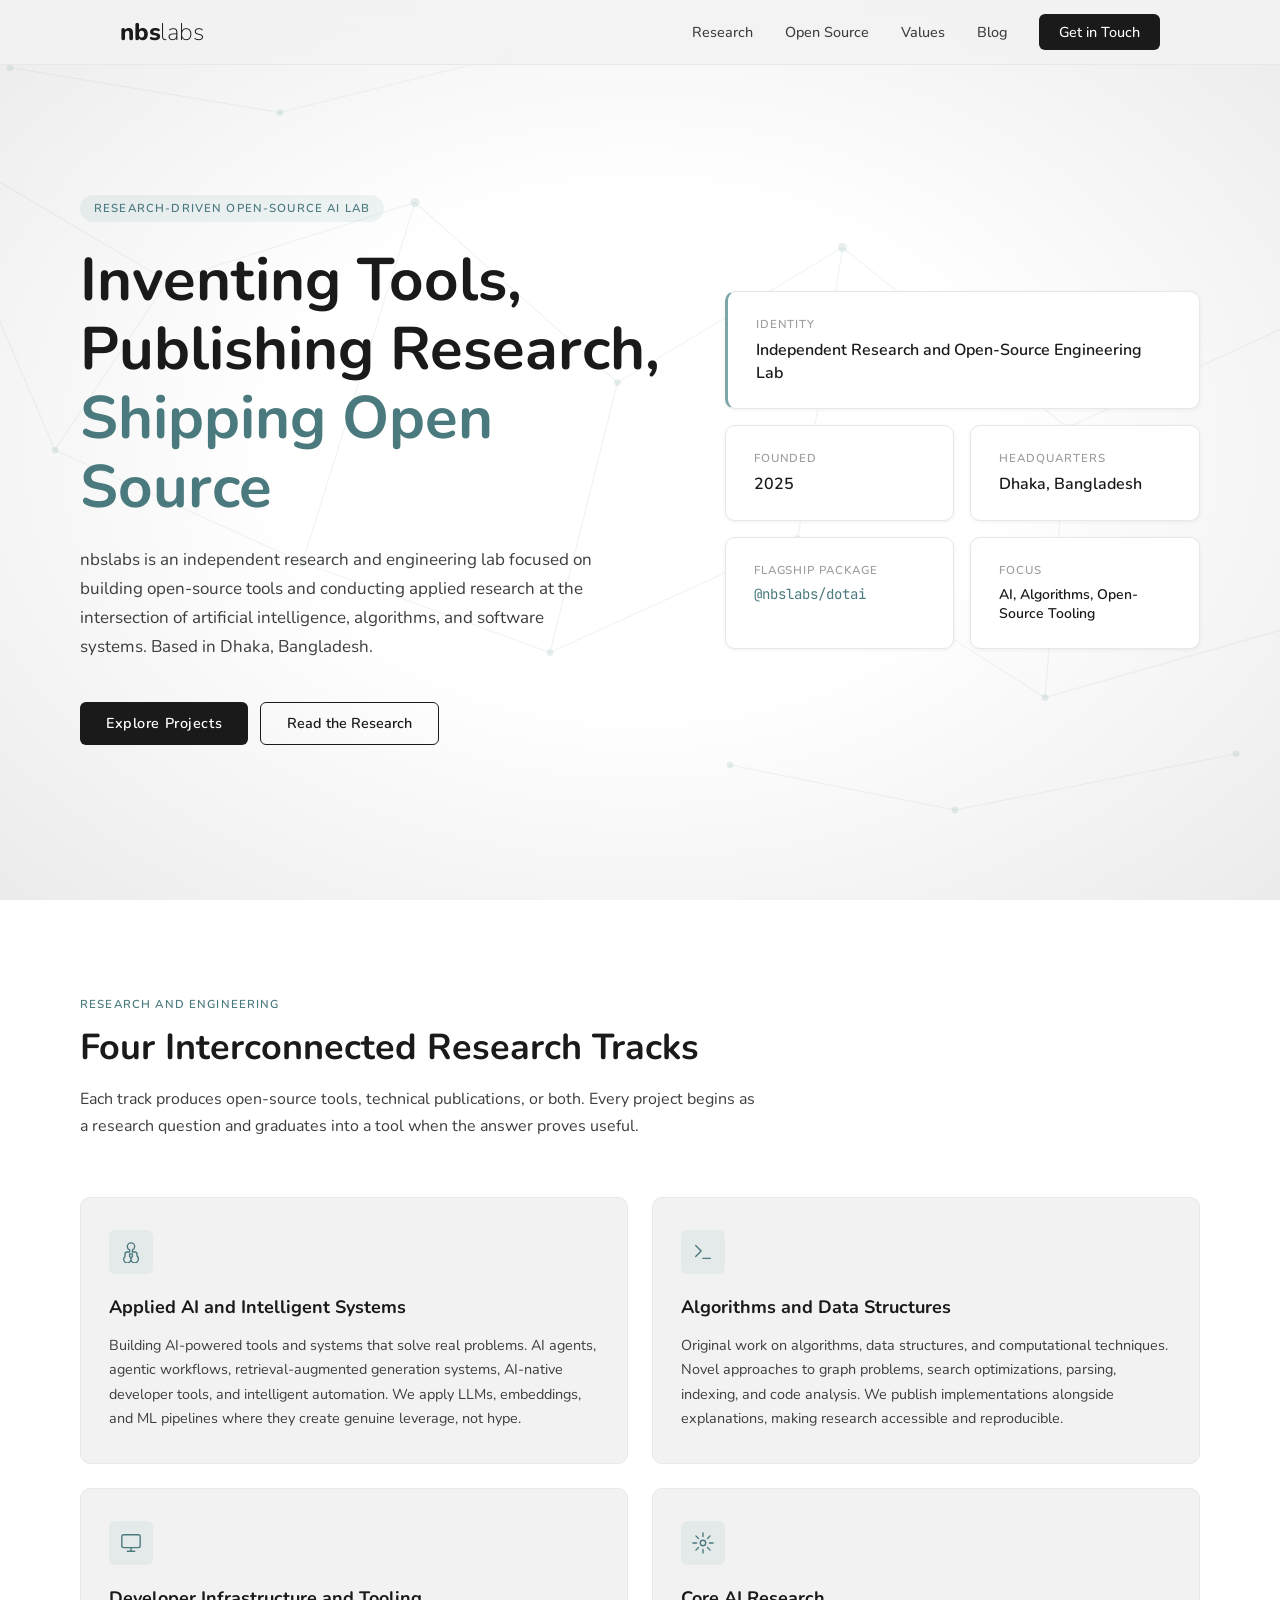
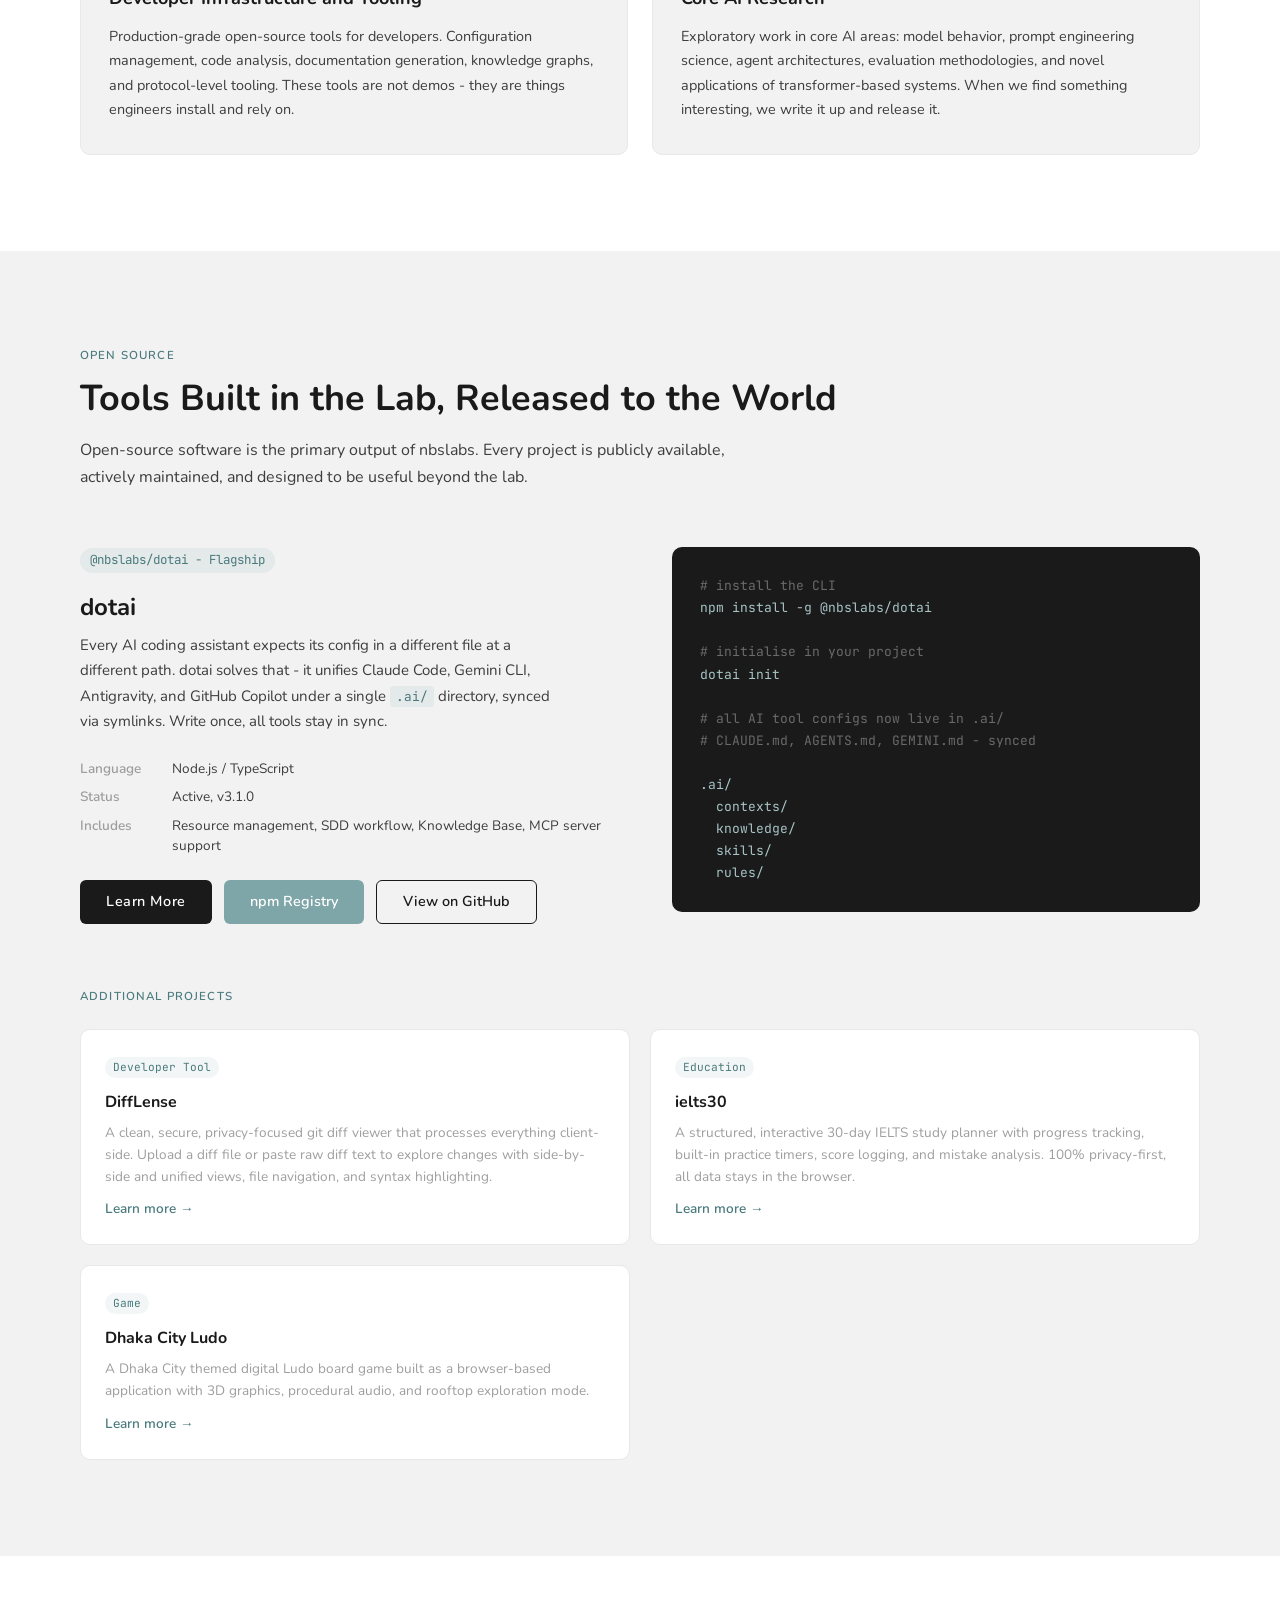
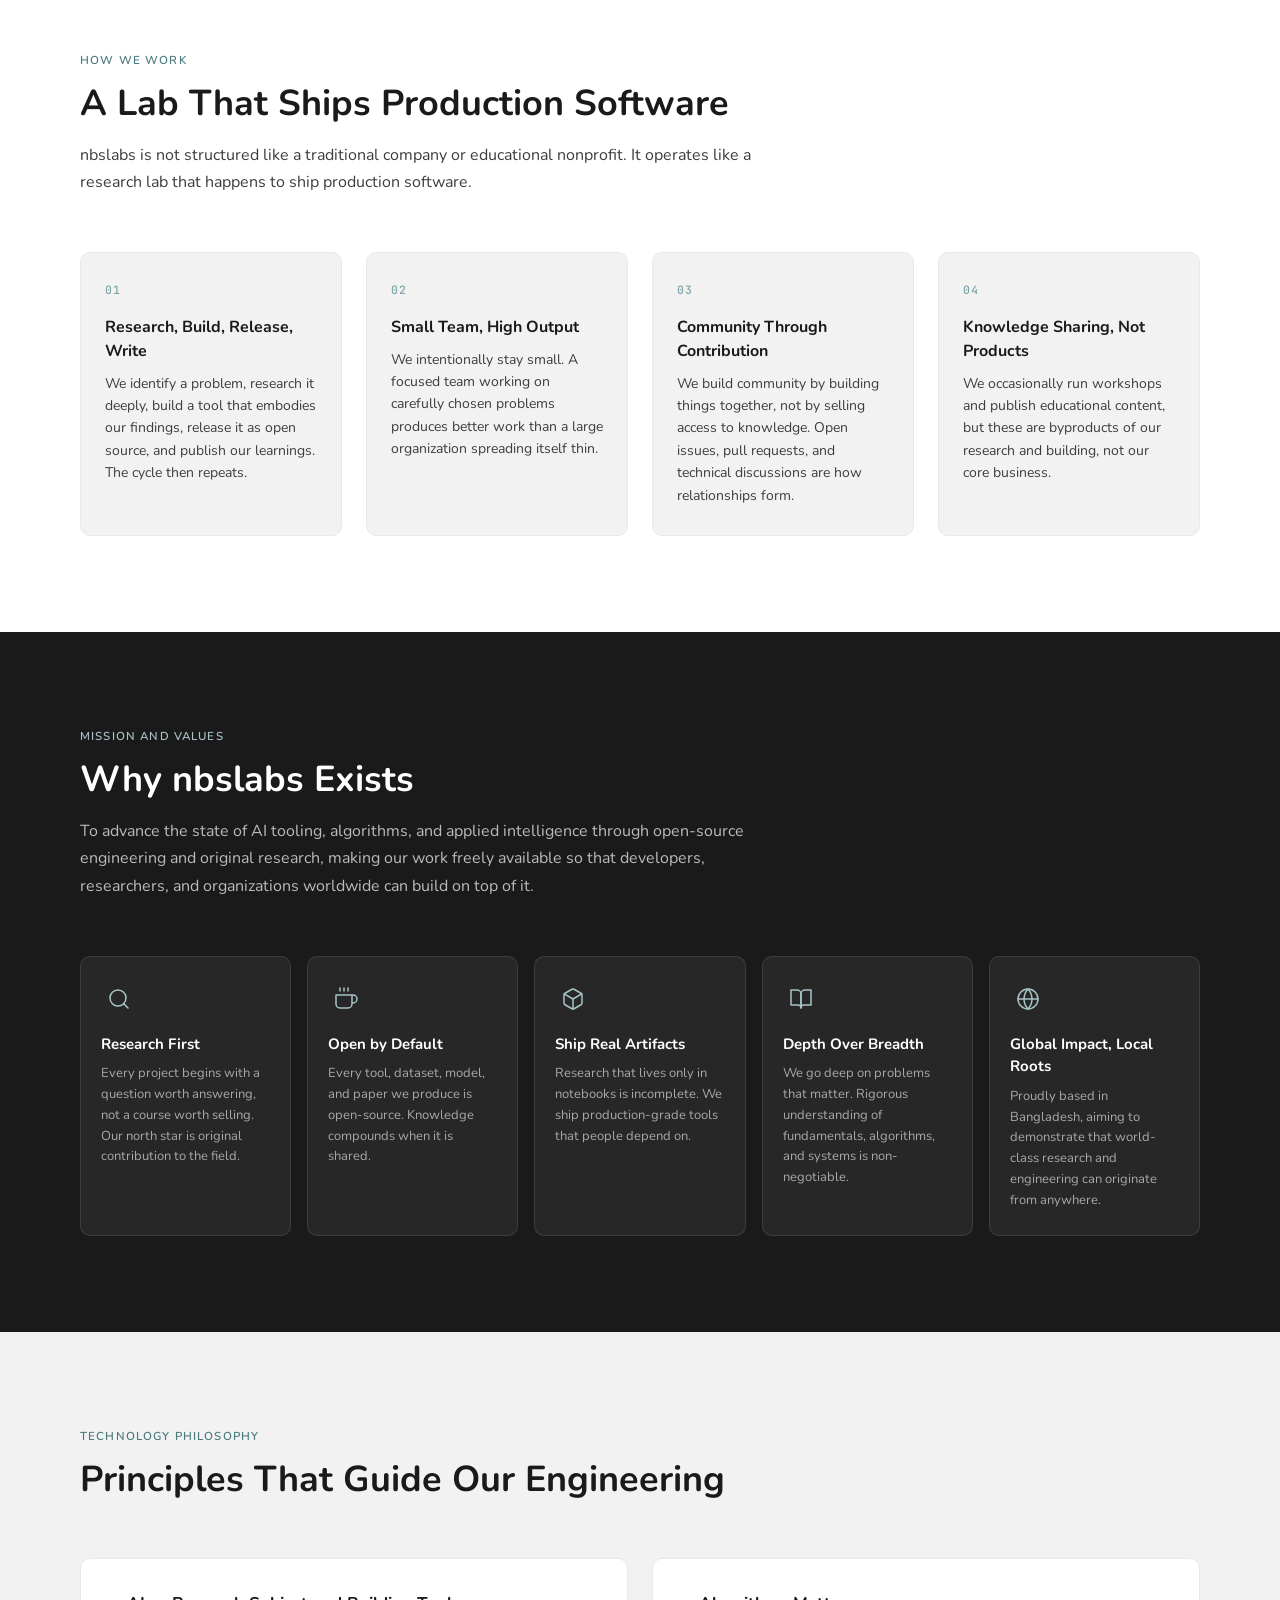
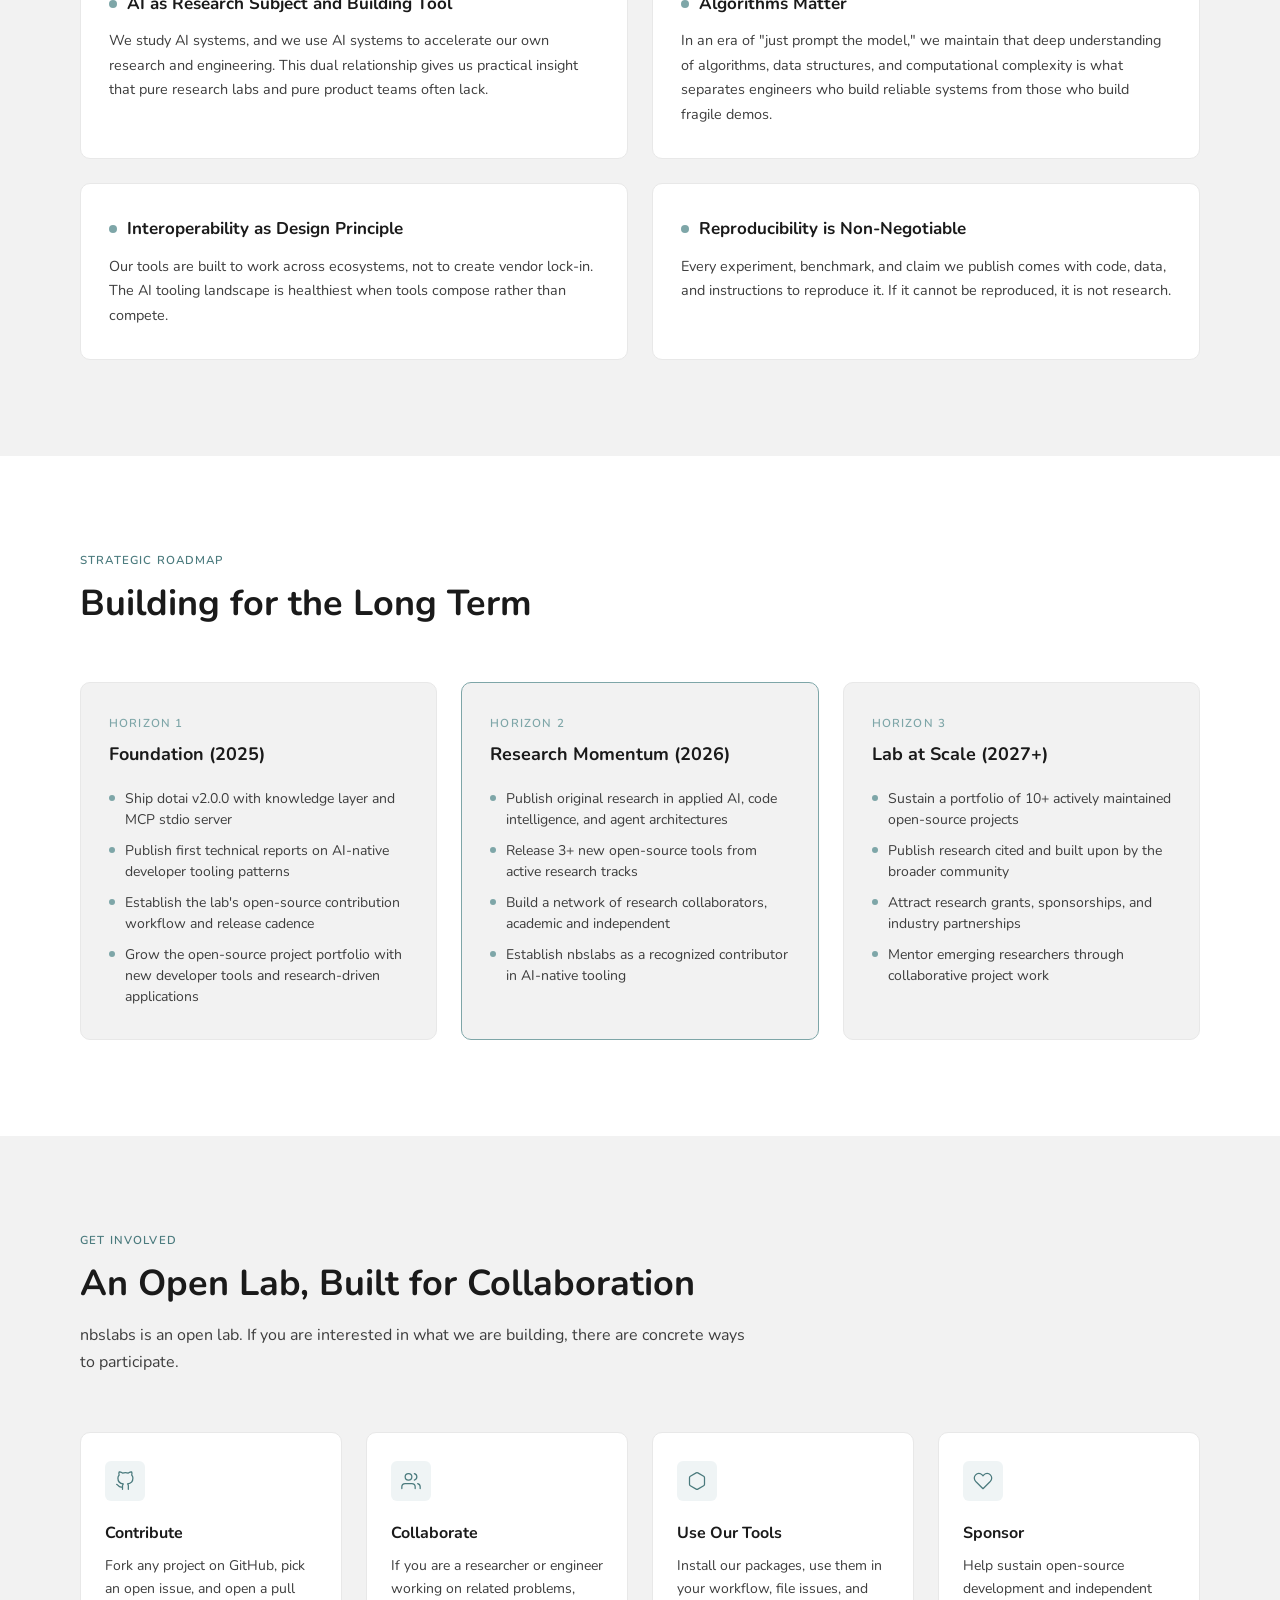
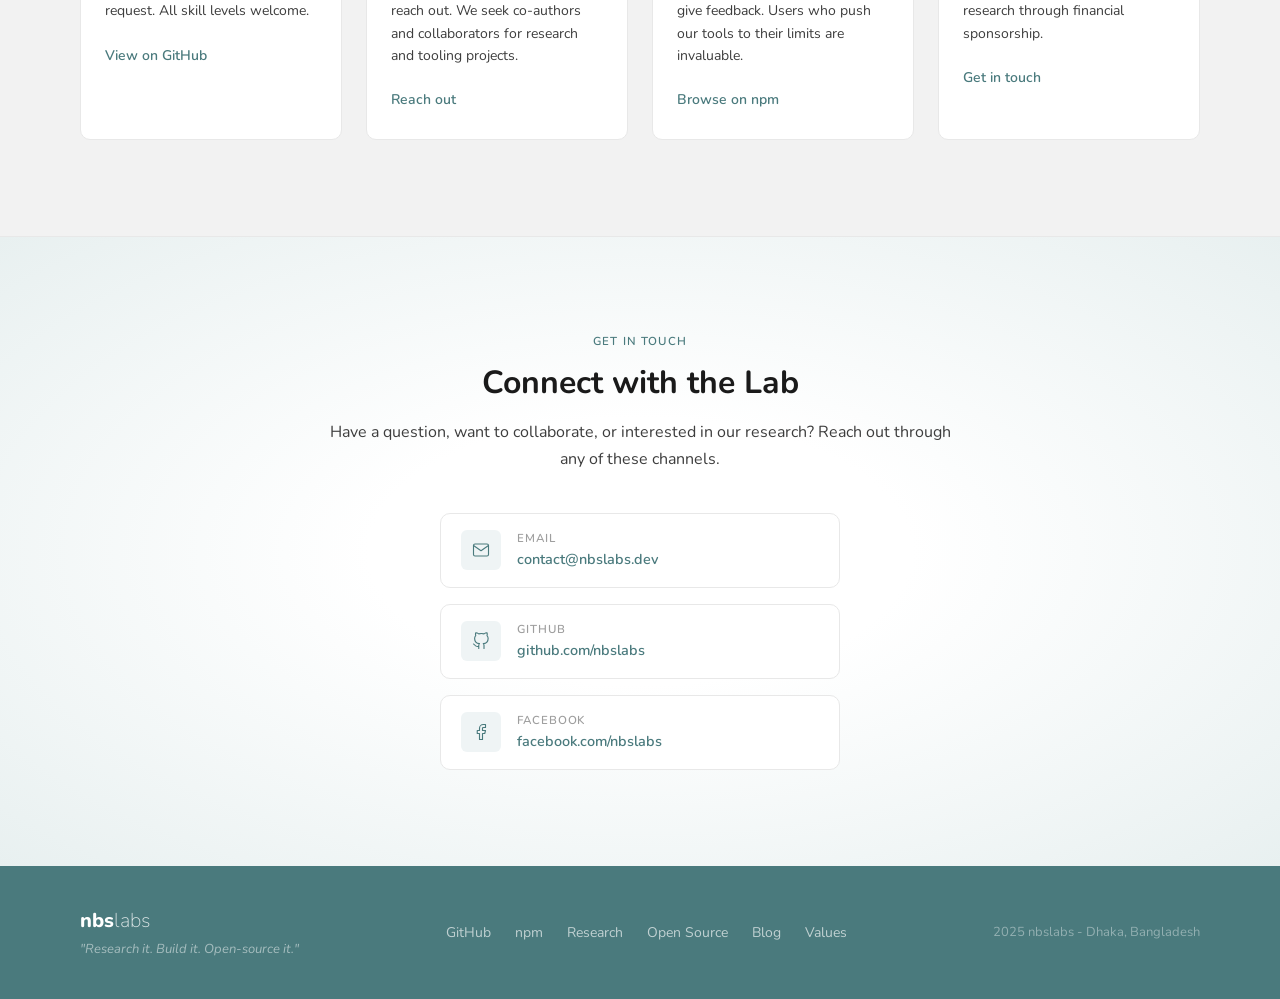
<file: index.html>
<!DOCTYPE html>
<html lang="en">
<head>
  <meta charset="UTF-8">
  <meta name="viewport" content="width=device-width, initial-scale=1.0">
  <title>nbslabs - Research-Driven Open-Source AI Lab</title>
  <meta name="description" content="nbslabs is an independent research and engineering lab focused on building open-source tools and conducting applied research at the intersection of AI, algorithms, and software systems.">
  <meta name="keywords" content="nbslabs, AI research, open source, developer tools, algorithms, dotai, Bangladesh, research lab">
  <meta property="og:title" content="nbslabs - Research-Driven Open-Source AI Lab">
  <meta property="og:description" content="Inventing tools, publishing research, shipping open source. An independent lab based in Dhaka, Bangladesh.">
  <meta property="og:url" content="https://nbslabs.dev">
  <meta property="og:type" content="website">

  <link rel="preconnect" href="https://fonts.googleapis.com">
  <link rel="preconnect" href="https://fonts.gstatic.com" crossorigin>
  <link href="https://fonts.googleapis.com/css2?family=Nunito:wght@200;300;400;500;600;700;800&family=JetBrains+Mono:wght@400;500&display=swap" rel="stylesheet">

  <style>
    /* -- Design Tokens -- */
    :root {
      --color-primary:        #1A1A1A;
      --color-background:     #F2F2F2;
      --color-surface:        #FFFFFF;
      --color-accent:         #7EA6A8;
      --color-accent-dark:    #4A7A7D;
      --color-accent-light:   #A8C4C6;
      --color-secondary:      #8FA8B2;
      --color-text-primary:   #1A1A1A;
      --color-text-secondary: #3D3D3D;
      --color-text-muted:     #9E9E9E;
      --color-border:         #E8E8E8;
      --color-border-dark:    #CCCCCC;
      --font-sans:            'Nunito', sans-serif;
      --font-mono:            'JetBrains Mono', monospace;
      --shadow-sm:  0 1px 4px rgba(0,0,0,0.06);
      --shadow-md:  0 2px 12px rgba(0,0,0,0.08);
      --shadow-lg:  0 8px 32px rgba(0,0,0,0.10);
      --radius-sm:  6px;
      --radius-md:  10px;
      --radius-lg:  12px;
      --radius-full: 999px;
    }

    /* -- Reset -- */
    *, *::before, *::after { margin: 0; padding: 0; box-sizing: border-box; }
    html { scroll-behavior: smooth; font-size: 16px; }
    body {
      font-family: var(--font-sans);
      background: var(--color-background);
      color: var(--color-text-primary);
      line-height: 1.5;
      overflow-x: hidden;
    }
    a { text-decoration: none; color: inherit; }
    img { display: block; max-width: 100%; }
    ul { list-style: none; }

    /* -- Network SVG Background -- */
    .network-bg {
      position: absolute;
      inset: 0;
      pointer-events: none;
      overflow: hidden;
      z-index: 0;
    }
    .network-bg svg { width: 100%; height: 100%; }

    /* -- Navigation -- */
    nav {
      position: fixed;
      top: 0;
      width: 100%;
      z-index: 100;
      background: rgba(242,242,242,0.92);
      backdrop-filter: blur(12px);
      -webkit-backdrop-filter: blur(12px);
      border-bottom: 1px solid var(--color-border);
      transition: box-shadow 0.3s;
    }
    nav.scrolled { box-shadow: var(--shadow-md); }

    .nav-inner {
      max-width: 1200px;
      margin: 0 auto;
      padding: 0 80px;
      height: 64px;
      display: flex;
      align-items: center;
      justify-content: space-between;
    }

    .logo {
      font-family: var(--font-sans);
      font-size: 1.5rem;
      letter-spacing: -0.01em;
      line-height: 1;
    }
    .logo .nbs  { font-weight: 800; color: var(--color-primary); }
    .logo .labs { font-weight: 200; color: var(--color-primary); }

    .nav-links {
      display: flex;
      gap: 2rem;
      align-items: center;
    }
    .nav-links a {
      font-size: 0.9rem;
      font-weight: 500;
      color: var(--color-text-secondary);
      transition: color 0.2s;
    }
    .nav-links a:hover { color: var(--color-accent-dark); }

    .nav-cta {
      background: var(--color-primary);
      color: #fff !important;
      padding: 8px 20px;
      border-radius: var(--radius-sm);
      font-weight: 600;
      font-size: 0.875rem;
      transition: background 0.2s !important;
    }
    .nav-cta:hover { background: var(--color-text-secondary) !important; color: #fff; }

    .nav-hamburger {
      display: none;
      flex-direction: column;
      gap: 5px;
      cursor: pointer;
      padding: 4px;
    }
    .nav-hamburger span {
      display: block;
      width: 22px;
      height: 2px;
      background: var(--color-primary);
      border-radius: 2px;
      transition: all 0.3s;
    }

    /* -- Hero -- */
    .hero {
      position: relative;
      min-height: 100vh;
      display: flex;
      align-items: center;
      background: radial-gradient(ellipse at center, #FFFFFF 40%, #EBEBEB 100%);
      padding: 120px 80px 80px;
      overflow: hidden;
    }

    .hero-inner {
      position: relative;
      z-index: 1;
      max-width: 1200px;
      margin: 0 auto;
      width: 100%;
      display: grid;
      grid-template-columns: 1.1fr 0.9fr;
      gap: 64px;
      align-items: center;
    }

    .hero-label {
      display: inline-block;
      font-size: 0.72rem;
      font-weight: 600;
      letter-spacing: 0.1em;
      text-transform: uppercase;
      color: var(--color-accent-dark);
      background: rgba(126,166,168,0.12);
      padding: 5px 14px;
      border-radius: var(--radius-full);
      margin-bottom: 24px;
    }

    .hero h1 {
      font-size: clamp(2.5rem, 5vw, 3.75rem);
      font-weight: 700;
      line-height: 1.15;
      color: var(--color-primary);
      margin-bottom: 24px;
    }
    .hero h1 em {
      font-style: normal;
      color: var(--color-accent-dark);
    }

    .hero-desc {
      font-size: 1.0625rem;
      color: var(--color-text-secondary);
      line-height: 1.7;
      max-width: 520px;
      margin-bottom: 40px;
    }

    .hero-actions {
      display: flex;
      gap: 12px;
      flex-wrap: wrap;
    }

    .btn-primary {
      background: var(--color-primary);
      color: #fff;
      padding: 11px 26px;
      border-radius: var(--radius-sm);
      font-family: var(--font-sans);
      font-weight: 600;
      font-size: 0.9rem;
      letter-spacing: 0.04em;
      border: none;
      cursor: pointer;
      transition: background 0.2s;
      display: inline-block;
    }
    .btn-primary:hover { background: var(--color-text-secondary); }

    .btn-outline {
      background: transparent;
      color: var(--color-primary);
      padding: 10px 26px;
      border-radius: var(--radius-sm);
      font-family: var(--font-sans);
      font-weight: 600;
      font-size: 0.9rem;
      border: 1.5px solid var(--color-primary);
      cursor: pointer;
      transition: background 0.2s;
      display: inline-block;
    }
    .btn-outline:hover { background: var(--color-border); }

    .btn-accent {
      background: var(--color-accent);
      color: #fff;
      padding: 11px 26px;
      border-radius: var(--radius-sm);
      font-family: var(--font-sans);
      font-weight: 600;
      font-size: 0.9rem;
      border: none;
      cursor: pointer;
      transition: background 0.2s;
      display: inline-block;
    }
    .btn-accent:hover { background: var(--color-accent-dark); }

    /* Hero identity cards */
    .hero-identity {
      display: flex;
      flex-direction: column;
      gap: 16px;
    }

    .identity-card {
      background: var(--color-surface);
      border: 1px solid var(--color-border);
      border-radius: var(--radius-md);
      padding: 24px 28px;
      box-shadow: var(--shadow-sm);
      transition: box-shadow 0.25s, transform 0.25s;
    }
    .identity-card:hover { box-shadow: var(--shadow-md); transform: translateY(-2px); }

    .identity-card-accent { border-left: 3px solid var(--color-accent); }

    .identity-card .ic-label {
      font-size: 0.72rem;
      font-weight: 600;
      letter-spacing: 0.08em;
      text-transform: uppercase;
      color: var(--color-text-muted);
      margin-bottom: 6px;
    }
    .identity-card .ic-value {
      font-size: 1rem;
      font-weight: 600;
      color: var(--color-primary);
      line-height: 1.4;
    }
    .identity-card .ic-value.mono {
      font-family: var(--font-mono);
      font-size: 0.875rem;
      font-weight: 400;
      color: var(--color-accent-dark);
    }

    .identity-row {
      display: grid;
      grid-template-columns: 1fr 1fr;
      gap: 16px;
    }

    /* -- Section Shell -- */
    section { padding: 96px 80px; }

    .section-inner {
      max-width: 1200px;
      margin: 0 auto;
    }

    .section-label {
      font-size: 0.72rem;
      font-weight: 600;
      letter-spacing: 0.1em;
      text-transform: uppercase;
      color: var(--color-accent-dark);
      margin-bottom: 12px;
    }

    .section-heading {
      font-size: clamp(1.75rem, 3vw, 2.25rem);
      font-weight: 700;
      color: var(--color-primary);
      margin-bottom: 16px;
      line-height: 1.25;
    }

    .section-subtext {
      font-size: 1rem;
      color: var(--color-text-secondary);
      max-width: 680px;
      line-height: 1.7;
    }

    .section-header { margin-bottom: 56px; }

    /* -- Research Areas -- */
    #research { background: var(--color-surface); }

    .research-grid {
      display: grid;
      grid-template-columns: repeat(2, 1fr);
      gap: 24px;
    }

    .research-card {
      background: var(--color-background);
      border: 1px solid var(--color-border);
      border-radius: var(--radius-md);
      padding: 32px 28px;
      transition: box-shadow 0.25s, transform 0.25s;
      position: relative;
      overflow: hidden;
    }
    .research-card::after {
      content: '';
      position: absolute;
      top: 0; left: 0; right: 0;
      height: 2px;
      background: var(--color-accent);
      transform: scaleX(0);
      transform-origin: left;
      transition: transform 0.3s;
    }
    .research-card:hover::after { transform: scaleX(1); }
    .research-card:hover { box-shadow: var(--shadow-md); transform: translateY(-4px); background: var(--color-surface); }

    .research-icon {
      width: 44px;
      height: 44px;
      border-radius: var(--radius-sm);
      background: rgba(126,166,168,0.12);
      display: flex;
      align-items: center;
      justify-content: center;
      margin-bottom: 20px;
    }
    .research-icon svg {
      width: 22px;
      height: 22px;
      stroke: var(--color-accent-dark);
      stroke-width: 1.5;
      fill: none;
    }

    .research-card h3 {
      font-size: 1.125rem;
      font-weight: 700;
      margin-bottom: 12px;
      color: var(--color-primary);
    }
    .research-card p {
      font-size: 0.9rem;
      color: var(--color-text-secondary);
      line-height: 1.7;
    }

    /* -- Open Source -- */
    #oss { background: var(--color-background); }

    .oss-feature {
      display: grid;
      grid-template-columns: 1fr 1fr;
      gap: 64px;
      align-items: start;
      margin-bottom: 64px;
    }
    .oss-feature:last-child { margin-bottom: 0; }

    .oss-body h3 {
      font-size: 1.5rem;
      font-weight: 700;
      margin-bottom: 8px;
      color: var(--color-primary);
    }

    .oss-badge {
      display: inline-block;
      font-family: var(--font-mono);
      font-size: 0.78rem;
      background: rgba(126,166,168,0.12);
      color: var(--color-accent-dark);
      padding: 3px 10px;
      border-radius: var(--radius-full);
      margin-bottom: 16px;
    }

    .oss-body p {
      font-size: 0.9375rem;
      color: var(--color-text-secondary);
      line-height: 1.7;
      margin-bottom: 24px;
      max-width: 480px;
    }

    .oss-meta {
      display: flex;
      flex-direction: column;
      gap: 8px;
    }
    .oss-meta-row {
      display: flex;
      gap: 12px;
      font-size: 0.85rem;
    }
    .oss-meta-key {
      font-weight: 600;
      color: var(--color-text-muted);
      min-width: 80px;
    }
    .oss-meta-val { color: var(--color-text-secondary); }

    .oss-code-panel {
      background: var(--color-primary);
      border-radius: var(--radius-md);
      padding: 28px;
      font-family: var(--font-mono);
      font-size: 0.8125rem;
      color: rgba(255,255,255,0.9);
      line-height: 1.7;
    }
    .oss-code-panel .comment { color: rgba(255,255,255,0.35); }
    .oss-code-panel .cmd     { color: var(--color-accent-light); }
    .oss-code-panel .kw      { color: #A8C4C6; }

    .oss-projects-grid {
      display: grid;
      grid-template-columns: repeat(2, 1fr);
      gap: 20px;
    }

    .oss-project-card {
      background: var(--color-surface);
      border: 1px solid var(--color-border);
      border-radius: var(--radius-md);
      padding: 24px;
      transition: box-shadow 0.25s, transform 0.25s;
    }
    .oss-project-card:hover { box-shadow: var(--shadow-md); transform: translateY(-3px); }

    .oss-project-card h4 {
      font-size: 1rem;
      font-weight: 700;
      color: var(--color-primary);
      margin-bottom: 8px;
    }
    .oss-project-card .proj-tag {
      font-family: var(--font-mono);
      font-size: 0.7rem;
      color: var(--color-accent-dark);
      background: rgba(126,166,168,0.1);
      padding: 2px 8px;
      border-radius: var(--radius-full);
      display: inline-block;
      margin-bottom: 12px;
    }
    .oss-project-card p {
      font-size: 0.85rem;
      color: var(--color-text-muted);
      line-height: 1.6;
    }

    /* -- How We Work -- */
    #how-we-work { background: var(--color-surface); }

    .workflow-grid {
      display: grid;
      grid-template-columns: repeat(4, 1fr);
      gap: 24px;
    }

    .workflow-card {
      border: 1px solid var(--color-border);
      border-radius: var(--radius-md);
      padding: 28px 24px;
      background: var(--color-background);
      transition: box-shadow 0.25s, transform 0.25s;
      position: relative;
    }
    .workflow-card:hover { box-shadow: var(--shadow-md); transform: translateY(-3px); }

    .workflow-number {
      font-family: var(--font-mono);
      font-size: 0.72rem;
      font-weight: 500;
      color: var(--color-accent);
      letter-spacing: 0.08em;
      margin-bottom: 16px;
      display: block;
    }
    .workflow-card h3 {
      font-size: 1rem;
      font-weight: 700;
      margin-bottom: 10px;
      color: var(--color-primary);
    }
    .workflow-card p {
      font-size: 0.875rem;
      color: var(--color-text-secondary);
      line-height: 1.6;
    }

    /* -- Mission & Values -- */
    #values { background: var(--color-primary); }

    #values .section-label { color: var(--color-accent-light); }
    #values .section-heading { color: #fff; }
    #values .section-subtext { color: rgba(255,255,255,0.7); max-width: 680px; }

    .values-grid {
      display: grid;
      grid-template-columns: repeat(5, 1fr);
      gap: 16px;
      margin-top: 56px;
    }

    .value-card {
      background: rgba(255,255,255,0.06);
      border: 1px solid rgba(255,255,255,0.1);
      border-radius: var(--radius-md);
      padding: 24px 20px;
      transition: background 0.25s;
    }
    .value-card:hover { background: rgba(255,255,255,0.1); }

    .value-icon {
      width: 36px;
      height: 36px;
      margin-bottom: 16px;
      display: flex;
      align-items: center;
      justify-content: center;
    }
    .value-icon svg {
      width: 24px;
      height: 24px;
      stroke: var(--color-accent-light);
      stroke-width: 1.5;
      fill: none;
    }

    .value-card h4 {
      font-size: 0.9375rem;
      font-weight: 700;
      color: #fff;
      margin-bottom: 8px;
    }
    .value-card p { font-size: 0.8125rem; color: rgba(255,255,255,0.6); line-height: 1.6; }

    /* -- Technology Philosophy -- */
    #philosophy { background: var(--color-background); }

    .philosophy-grid {
      display: grid;
      grid-template-columns: repeat(2, 1fr);
      gap: 24px;
    }

    .philosophy-card {
      background: var(--color-surface);
      border: 1px solid var(--color-border);
      border-radius: var(--radius-md);
      padding: 32px 28px;
      transition: box-shadow 0.25s;
    }
    .philosophy-card:hover { box-shadow: var(--shadow-md); }

    .philosophy-card h3 {
      font-size: 1.0625rem;
      font-weight: 700;
      color: var(--color-primary);
      margin-bottom: 12px;
      display: flex;
      align-items: center;
      gap: 10px;
    }
    .philosophy-card h3 .ph-dot {
      width: 8px;
      height: 8px;
      border-radius: 50%;
      background: var(--color-accent);
      flex-shrink: 0;
    }
    .philosophy-card p {
      font-size: 0.9rem;
      color: var(--color-text-secondary);
      line-height: 1.7;
    }

    /* -- Roadmap -- */
    #roadmap { background: var(--color-surface); }

    .roadmap-grid {
      display: grid;
      grid-template-columns: repeat(3, 1fr);
      gap: 24px;
    }

    .roadmap-card {
      background: var(--color-background);
      border: 1px solid var(--color-border);
      border-radius: var(--radius-md);
      padding: 32px 28px;
      position: relative;
      transition: box-shadow 0.25s;
    }
    .roadmap-card:hover { box-shadow: var(--shadow-md); }

    .roadmap-horizon {
      font-size: 0.72rem;
      font-weight: 600;
      letter-spacing: 0.1em;
      text-transform: uppercase;
      color: var(--color-accent);
      margin-bottom: 8px;
    }
    .roadmap-card h3 {
      font-size: 1.125rem;
      font-weight: 700;
      margin-bottom: 20px;
      color: var(--color-primary);
    }
    .roadmap-items { display: flex; flex-direction: column; gap: 10px; }
    .roadmap-item {
      display: flex;
      gap: 10px;
      align-items: flex-start;
      font-size: 0.875rem;
      color: var(--color-text-secondary);
      line-height: 1.5;
    }
    .roadmap-dot {
      width: 6px;
      height: 6px;
      border-radius: 50%;
      background: var(--color-accent);
      margin-top: 7px;
      flex-shrink: 0;
    }

    .roadmap-card.current {
      border-color: var(--color-accent);
      border-width: 1.5px;
    }

    /* -- Get Involved -- */
    #involve { background: var(--color-background); }

    .involve-grid {
      display: grid;
      grid-template-columns: repeat(4, 1fr);
      gap: 24px;
    }

    .involve-card {
      border: 1px solid var(--color-border);
      border-radius: var(--radius-md);
      padding: 28px 24px;
      background: var(--color-surface);
      transition: box-shadow 0.25s, transform 0.25s;
    }
    .involve-card:hover { box-shadow: var(--shadow-md); transform: translateY(-4px); }

    .involve-icon {
      width: 40px;
      height: 40px;
      border-radius: var(--radius-sm);
      background: rgba(126,166,168,0.12);
      display: flex;
      align-items: center;
      justify-content: center;
      margin-bottom: 20px;
    }
    .involve-icon svg {
      width: 20px;
      height: 20px;
      stroke: var(--color-accent-dark);
      stroke-width: 1.5;
      fill: none;
    }

    .involve-card h3 {
      font-size: 1rem;
      font-weight: 700;
      margin-bottom: 10px;
      color: var(--color-primary);
    }
    .involve-card p {
      font-size: 0.875rem;
      color: var(--color-text-secondary);
      line-height: 1.6;
      margin-bottom: 20px;
    }
    .involve-link {
      font-size: 0.875rem;
      font-weight: 600;
      color: var(--color-accent-dark);
      transition: color 0.2s;
    }
    .involve-link:hover { text-decoration: underline; color: var(--color-accent); }

    /* -- Contact -- */
    #contact {
      background: radial-gradient(ellipse at center, #FFFFFF 30%, #E8F0F0 100%);
      border-top: 1px solid var(--color-border);
      text-align: center;
    }
    #contact .section-inner { max-width: 640px; }
    #contact .section-heading { font-size: clamp(1.5rem, 3vw, 2rem); margin-bottom: 16px; }
    #contact .section-subtext { margin: 0 auto 40px; text-align: center; }

    .contact-list {
      display: flex;
      flex-direction: column;
      gap: 16px;
      max-width: 400px;
      margin: 0 auto;
    }

    .contact-item {
      display: flex;
      align-items: center;
      gap: 16px;
      background: var(--color-surface);
      border: 1px solid var(--color-border);
      border-radius: var(--radius-md);
      padding: 16px 20px;
      text-decoration: none;
      color: var(--color-text-primary);
      transition: box-shadow 0.25s, transform 0.25s, border-color 0.25s;
    }
    .contact-item:hover {
      box-shadow: var(--shadow-md);
      transform: translateY(-2px);
      border-color: var(--color-accent);
    }
    .contact-icon {
      width: 40px;
      height: 40px;
      border-radius: var(--radius-sm);
      background: rgba(126,166,168,0.12);
      display: flex;
      align-items: center;
      justify-content: center;
      flex-shrink: 0;
    }
    .contact-icon svg {
      width: 18px;
      height: 18px;
      stroke: var(--color-accent-dark);
      stroke-width: 1.5;
      fill: none;
    }
    .contact-detail { text-align: left; }
    .contact-platform {
      font-size: 0.72rem;
      font-weight: 600;
      letter-spacing: 0.08em;
      text-transform: uppercase;
      color: var(--color-text-muted);
      margin-bottom: 2px;
    }
    .contact-handle {
      font-size: 0.9rem;
      font-weight: 600;
      color: var(--color-accent-dark);
    }

    /* -- Footer -- */
    footer {
      background: var(--color-accent-dark);
      padding: 40px 80px;
      color: rgba(255,255,255,0.8);
    }

    .footer-inner {
      max-width: 1200px;
      margin: 0 auto;
      display: flex;
      align-items: center;
      justify-content: space-between;
      gap: 32px;
      flex-wrap: wrap;
    }

    .footer-logo .nbs  { font-size: 1.25rem; font-weight: 800; color: #fff; }
    .footer-logo .labs { font-size: 1.25rem; font-weight: 200; color: rgba(255,255,255,0.8); }
    .footer-tagline { font-size: 0.8125rem; color: rgba(255,255,255,0.5); margin-top: 4px; font-style: italic; }

    .footer-links {
      display: flex;
      gap: 24px;
      flex-wrap: wrap;
    }
    .footer-links a {
      font-size: 0.875rem;
      color: rgba(255,255,255,0.65);
      transition: color 0.2s;
    }
    .footer-links a:hover { color: #fff; }

    .footer-copy {
      font-size: 0.8125rem;
      color: rgba(255,255,255,0.4);
    }

    /* -- Scroll Reveal -- */
    .reveal {
      opacity: 0;
      transform: translateY(24px);
      transition: opacity 0.55s ease, transform 0.55s ease;
    }
    .reveal.visible {
      opacity: 1;
      transform: translateY(0);
    }

    /* -- Responsive -- */
    @media (max-width: 1024px) {
      section { padding: 72px 40px; }
      .hero { padding: 100px 40px 72px; }
      .nav-inner { padding: 0 40px; }
      footer { padding: 32px 40px; }

      .hero-inner           { grid-template-columns: 1fr; gap: 40px; }
      .research-grid        { grid-template-columns: 1fr 1fr; }
      .oss-feature          { grid-template-columns: 1fr; gap: 32px; }
      .workflow-grid        { grid-template-columns: repeat(2,1fr); }
      .values-grid          { grid-template-columns: repeat(3,1fr); }
      .philosophy-grid      { grid-template-columns: 1fr; }
      .roadmap-grid         { grid-template-columns: 1fr 1fr; }
      .involve-grid         { grid-template-columns: repeat(2,1fr); }
      .oss-projects-grid    { grid-template-columns: repeat(2,1fr); }
    }

    @media (max-width: 768px) {
      section { padding: 56px 20px; }
      .hero { padding: 88px 20px 56px; }
      .nav-inner { padding: 0 20px; }
      footer { padding: 28px 20px; }

      .nav-links { display: none; }
      .nav-links.open {
        display: flex;
        flex-direction: column;
        position: absolute;
        top: 64px; left: 0; right: 0;
        background: rgba(242,242,242,0.97);
        backdrop-filter: blur(12px);
        -webkit-backdrop-filter: blur(12px);
        border-bottom: 1px solid var(--color-border);
        padding: 16px 20px;
        gap: 4px;
      }
      .nav-links.open a {
        padding: 10px 0;
        font-size: 1rem;
        border-bottom: 1px solid var(--color-border);
      }
      .nav-links.open a:last-child { border-bottom: none; }
      .nav-hamburger { display: flex; }

      .research-grid      { grid-template-columns: 1fr; }
      .workflow-grid      { grid-template-columns: 1fr; }
      .values-grid        { grid-template-columns: repeat(2,1fr); }
      .roadmap-grid       { grid-template-columns: 1fr; }
      .involve-grid       { grid-template-columns: 1fr; }
      .identity-row       { grid-template-columns: 1fr; }
      .oss-projects-grid  { grid-template-columns: 1fr; }
      .contact-list       { max-width: 100%; }
      .footer-inner       { flex-direction: column; align-items: flex-start; gap: 20px; }
    }
  </style>
</head>
<body>

  <!-- Navigation -->
  <nav id="navbar" role="navigation" aria-label="Main navigation">
    <div class="nav-inner">
      <a href="#" class="logo"><span class="nbs">nbs</span><span class="labs">labs</span></a>
      <ul class="nav-links" id="navLinks">
        <li><a href="#research">Research</a></li>
        <li><a href="#oss">Open Source</a></li>
        <li><a href="#values">Values</a></li>
        <li><a href="/blog/">Blog</a></li>
        <li><a href="#contact" class="nav-cta">Get in Touch</a></li>
      </ul>
      <div class="nav-hamburger" id="hamburger" aria-label="Toggle menu" role="button" tabindex="0">
        <span></span><span></span><span></span>
      </div>
    </div>
  </nav>

  <!-- Hero -->
  <section class="hero" id="home">
    <div class="network-bg" aria-hidden="true">
      <svg viewBox="0 0 1440 800" preserveAspectRatio="xMidYMid slice" xmlns="http://www.w3.org/2000/svg">
        <g stroke="#7EA6A8" stroke-width="1" opacity="0.12" fill="none">
          <line x1="80" y1="120" x2="300" y2="250"/>
          <line x1="300" y1="250" x2="520" y2="180"/>
          <line x1="520" y1="180" x2="700" y2="340"/>
          <line x1="700" y1="340" x2="900" y2="220"/>
          <line x1="900" y1="220" x2="1100" y2="380"/>
          <line x1="1100" y1="380" x2="1360" y2="260"/>
          <line x1="80" y1="120" x2="200" y2="400"/>
          <line x1="200" y1="400" x2="420" y2="500"/>
          <line x1="420" y1="500" x2="640" y2="580"/>
          <line x1="640" y1="580" x2="860" y2="480"/>
          <line x1="860" y1="480" x2="1080" y2="620"/>
          <line x1="1080" y1="620" x2="1360" y2="540"/>
          <line x1="300" y1="250" x2="200" y2="400"/>
          <line x1="520" y1="180" x2="420" y2="500"/>
          <line x1="700" y1="340" x2="640" y2="580"/>
          <line x1="900" y1="220" x2="860" y2="480"/>
          <line x1="1100" y1="380" x2="1080" y2="620"/>
          <line x1="160" y1="60" x2="400" y2="100"/>
          <line x1="400" y1="100" x2="600" y2="50"/>
          <line x1="800" y1="680" x2="1000" y2="720"/>
          <line x1="1000" y1="720" x2="1250" y2="670"/>
        </g>
        <g fill="#7EA6A8" opacity="0.18">
          <circle cx="80"  cy="120" r="4"/>
          <circle cx="300" cy="250" r="3"/>
          <circle cx="520" cy="180" r="4"/>
          <circle cx="700" cy="340" r="3"/>
          <circle cx="900" cy="220" r="4"/>
          <circle cx="1100" cy="380" r="3"/>
          <circle cx="1360" cy="260" r="4"/>
          <circle cx="200" cy="400" r="3"/>
          <circle cx="420" cy="500" r="4"/>
          <circle cx="640" cy="580" r="3"/>
          <circle cx="860" cy="480" r="4"/>
          <circle cx="1080" cy="620" r="3"/>
          <circle cx="1360" cy="540" r="4"/>
          <circle cx="160" cy="60" r="3"/>
          <circle cx="400" cy="100" r="3"/>
          <circle cx="600" cy="50" r="3"/>
          <circle cx="800" cy="680" r="3"/>
          <circle cx="1000" cy="720" r="3"/>
          <circle cx="1250" cy="670" r="3"/>
        </g>
      </svg>
    </div>

    <div class="hero-inner">
      <div class="hero-text">
        <span class="hero-label">RESEARCH-DRIVEN OPEN-SOURCE AI LAB</span>
        <h1>Inventing Tools, Publishing Research, <em>Shipping Open Source</em></h1>
        <p class="hero-desc">
          nbslabs is an independent research and engineering lab focused on building open-source tools
          and conducting applied research at the intersection of artificial intelligence, algorithms,
          and software systems. Based in Dhaka, Bangladesh.
        </p>
        <div class="hero-actions">
          <a href="https://github.com/nbslabs" target="_blank" rel="noopener" class="btn-primary">Explore Projects</a>
          <a href="#research" class="btn-outline">Read the Research</a>
        </div>
      </div>

      <div class="hero-identity">
        <div class="identity-card identity-card-accent reveal">
          <div class="ic-label">Identity</div>
          <div class="ic-value">Independent Research and Open-Source Engineering Lab</div>
        </div>
        <div class="identity-row">
          <div class="identity-card reveal">
            <div class="ic-label">Founded</div>
            <div class="ic-value">2025</div>
          </div>
          <div class="identity-card reveal">
            <div class="ic-label">Headquarters</div>
            <div class="ic-value">Dhaka, Bangladesh</div>
          </div>
        </div>
        <div class="identity-row">
          <div class="identity-card reveal">
            <div class="ic-label">Flagship Package</div>
            <div class="ic-value mono">@nbslabs/dotai</div>
          </div>
          <div class="identity-card reveal">
            <div class="ic-label">Focus</div>
            <div class="ic-value" style="font-size:0.875rem;">AI, Algorithms, Open-Source Tooling</div>
          </div>
        </div>
      </div>
    </div>
  </section>

  <!-- Research Areas -->
  <section id="research">
    <div class="section-inner">
      <div class="section-header">
        <p class="section-label">Research and Engineering</p>
        <h2 class="section-heading">Four Interconnected Research Tracks</h2>
        <p class="section-subtext">
          Each track produces open-source tools, technical publications, or both. Every project begins
          as a research question and graduates into a tool when the answer proves useful.
        </p>
      </div>

      <div class="research-grid">
        <div class="research-card reveal">
          <div class="research-icon">
            <svg viewBox="0 0 24 24" xmlns="http://www.w3.org/2000/svg">
              <path d="M12 2a4 4 0 0 1 4 4c0 1.7-1 3.2-2.5 3.8V12h3a2 2 0 0 1 2 2v2.2A4 4 0 0 1 20 20a4 4 0 1 1-6.5-3.1V14h-3v2.9A4 4 0 0 1 12 20a4 4 0 1 1-6.5-3.1V14a2 2 0 0 1 2-2h3V9.8A4 4 0 0 1 8 6a4 4 0 0 1 4-4z" stroke-linecap="round" stroke-linejoin="round"/>
            </svg>
          </div>
          <h3>Applied AI and Intelligent Systems</h3>
          <p>Building AI-powered tools and systems that solve real problems. AI agents, agentic workflows, retrieval-augmented generation systems, AI-native developer tools, and intelligent automation. We apply LLMs, embeddings, and ML pipelines where they create genuine leverage, not hype.</p>
        </div>
        <div class="research-card reveal">
          <div class="research-icon">
            <svg viewBox="0 0 24 24" xmlns="http://www.w3.org/2000/svg">
              <polyline points="4 17 10 11 4 5" stroke-linecap="round" stroke-linejoin="round"/>
              <line x1="12" y1="19" x2="20" y2="19" stroke-linecap="round"/>
            </svg>
          </div>
          <h3>Algorithms and Data Structures</h3>
          <p>Original work on algorithms, data structures, and computational techniques. Novel approaches to graph problems, search optimizations, parsing, indexing, and code analysis. We publish implementations alongside explanations, making research accessible and reproducible.</p>
        </div>
        <div class="research-card reveal">
          <div class="research-icon">
            <svg viewBox="0 0 24 24" xmlns="http://www.w3.org/2000/svg">
              <rect x="2" y="3" width="20" height="14" rx="2" ry="2" stroke-linecap="round" stroke-linejoin="round"/>
              <line x1="8" y1="21" x2="16" y2="21" stroke-linecap="round"/>
              <line x1="12" y1="17" x2="12" y2="21" stroke-linecap="round"/>
            </svg>
          </div>
          <h3>Developer Infrastructure and Tooling</h3>
          <p>Production-grade open-source tools for developers. Configuration management, code analysis, documentation generation, knowledge graphs, and protocol-level tooling. These tools are not demos - they are things engineers install and rely on.</p>
        </div>
        <div class="research-card reveal">
          <div class="research-icon">
            <svg viewBox="0 0 24 24" xmlns="http://www.w3.org/2000/svg">
              <circle cx="12" cy="12" r="3" stroke-linecap="round"/>
              <path d="M12 1v4M12 19v4M4.22 4.22l2.83 2.83M16.95 16.95l2.83 2.83M1 12h4M19 12h4M4.22 19.78l2.83-2.83M16.95 7.05l2.83-2.83" stroke-linecap="round"/>
            </svg>
          </div>
          <h3>Core AI Research</h3>
          <p>Exploratory work in core AI areas: model behavior, prompt engineering science, agent architectures, evaluation methodologies, and novel applications of transformer-based systems. When we find something interesting, we write it up and release it.</p>
        </div>
      </div>
    </div>
  </section>

  <!-- Open Source -->
  <section id="oss">
    <div class="section-inner">
      <div class="section-header">
        <p class="section-label">Open Source</p>
        <h2 class="section-heading">Tools Built in the Lab, Released to the World</h2>
        <p class="section-subtext">
          Open-source software is the primary output of nbslabs. Every project is publicly available,
          actively maintained, and designed to be useful beyond the lab.
        </p>
      </div>

      <!-- dotai feature -->
      <div class="oss-feature reveal">
        <div class="oss-body">
          <span class="oss-badge">@nbslabs/dotai - Flagship</span>
          <h3>dotai</h3>
          <p>
            Every AI coding assistant expects its config in a different file at a different path.
            dotai solves that - it unifies Claude Code, Gemini CLI, Antigravity, and GitHub Copilot
            under a single <code style="font-family:var(--font-mono);font-size:0.85em;background:rgba(126,166,168,0.12);color:var(--color-accent-dark);padding:2px 6px;border-radius:4px;">.ai/</code> directory,
            synced via symlinks. Write once, all tools stay in sync.
          </p>
          <div class="oss-meta">
            <div class="oss-meta-row">
              <span class="oss-meta-key">Language</span>
              <span class="oss-meta-val">Node.js / TypeScript</span>
            </div>
            <div class="oss-meta-row">
              <span class="oss-meta-key">Status</span>
              <span class="oss-meta-val">Active, v3.1.0</span>
            </div>
            <div class="oss-meta-row">
              <span class="oss-meta-key">Includes</span>
              <span class="oss-meta-val">Resource management, SDD workflow, Knowledge Base, MCP server support</span>
            </div>
          </div>
          <div style="display:flex;gap:12px;margin-top:24px;">
            <a href="/projects/dotai.html" class="btn-primary">Learn More</a>
            <a href="https://www.npmjs.com/package/@nbslabs/dotai" target="_blank" rel="noopener" class="btn-accent">npm Registry</a>
            <a href="https://github.com/nbslabs/dotai-cli" target="_blank" rel="noopener" class="btn-outline">View on GitHub</a>
          </div>
        </div>
        <div class="oss-code-panel">
          <span class="comment"># install the CLI</span><br>
          <span class="cmd">npm install -g @nbslabs/dotai</span><br><br>
          <span class="comment"># initialise in your project</span><br>
          <span class="cmd">dotai init</span><br><br>
          <span class="comment"># all AI tool configs now live in .ai/</span><br>
          <span class="comment"># CLAUDE.md, AGENTS.md, GEMINI.md - synced</span><br><br>
          <span class="kw">.ai/</span><br>
          &nbsp;&nbsp;<span class="kw">contexts/</span><br>
          &nbsp;&nbsp;<span class="kw">knowledge/</span><br>
          &nbsp;&nbsp;<span class="kw">skills/</span><br>
          &nbsp;&nbsp;<span class="kw">rules/</span>
        </div>
      </div>

      <!-- Additional Projects -->
      <div class="reveal">
        <p class="section-label" style="margin-bottom:24px;">Additional Projects</p>
        <div class="oss-projects-grid">
          <a href="/projects/difflense.html" class="oss-project-card" style="display:block;text-decoration:none;color:inherit;">
            <span class="proj-tag">Developer Tool</span>
            <h4>DiffLense</h4>
            <p>A clean, secure, privacy-focused git diff viewer that processes everything client-side. Upload a diff file or paste raw diff text to explore changes with side-by-side and unified views, file navigation, and syntax highlighting.</p>
            <span style="display:inline-block;margin-top:12px;font-size:0.85rem;font-weight:600;color:var(--color-accent-dark);">Learn more &rarr;</span>
          </a>
          <a href="/projects/ielts30.html" class="oss-project-card" style="display:block;text-decoration:none;color:inherit;">
            <span class="proj-tag">Education</span>
            <h4>ielts30</h4>
            <p>A structured, interactive 30-day IELTS study planner with progress tracking, built-in practice timers, score logging, and mistake analysis. 100% privacy-first, all data stays in the browser.</p>
            <span style="display:inline-block;margin-top:12px;font-size:0.85rem;font-weight:600;color:var(--color-accent-dark);">Learn more &rarr;</span>
          </a>
          <a href="/projects/dhaka-city-ludo.html" class="oss-project-card" style="display:block;text-decoration:none;color:inherit;">
            <span class="proj-tag">Game</span>
            <h4>Dhaka City Ludo</h4>
            <p>A Dhaka City themed digital Ludo board game built as a browser-based application with 3D graphics, procedural audio, and rooftop exploration mode.</p>
            <span style="display:inline-block;margin-top:12px;font-size:0.85rem;font-weight:600;color:var(--color-accent-dark);">Learn more &rarr;</span>
          </a>
        </div>
      </div>
    </div>
  </section>

  <!-- How We Work -->
  <section id="how-we-work">
    <div class="section-inner">
      <div class="section-header">
        <p class="section-label">How We Work</p>
        <h2 class="section-heading">A Lab That Ships Production Software</h2>
        <p class="section-subtext">
          nbslabs is not structured like a traditional company or educational nonprofit. It operates
          like a research lab that happens to ship production software.
        </p>
      </div>

      <div class="workflow-grid">
        <div class="workflow-card reveal">
          <span class="workflow-number">01</span>
          <h3>Research, Build, Release, Write</h3>
          <p>We identify a problem, research it deeply, build a tool that embodies our findings, release it as open source, and publish our learnings. The cycle then repeats.</p>
        </div>
        <div class="workflow-card reveal">
          <span class="workflow-number">02</span>
          <h3>Small Team, High Output</h3>
          <p>We intentionally stay small. A focused team working on carefully chosen problems produces better work than a large organization spreading itself thin.</p>
        </div>
        <div class="workflow-card reveal">
          <span class="workflow-number">03</span>
          <h3>Community Through Contribution</h3>
          <p>We build community by building things together, not by selling access to knowledge. Open issues, pull requests, and technical discussions are how relationships form.</p>
        </div>
        <div class="workflow-card reveal">
          <span class="workflow-number">04</span>
          <h3>Knowledge Sharing, Not Products</h3>
          <p>We occasionally run workshops and publish educational content, but these are byproducts of our research and building, not our core business.</p>
        </div>
      </div>
    </div>
  </section>

  <!-- Mission & Values -->
  <section id="values">
    <div class="section-inner">
      <div class="section-header">
        <p class="section-label">Mission and Values</p>
        <h2 class="section-heading">Why nbslabs Exists</h2>
        <p class="section-subtext">
          To advance the state of AI tooling, algorithms, and applied intelligence through open-source
          engineering and original research, making our work freely available so that developers,
          researchers, and organizations worldwide can build on top of it.
        </p>
      </div>

      <div class="values-grid">
        <div class="value-card reveal">
          <div class="value-icon">
            <svg viewBox="0 0 24 24" xmlns="http://www.w3.org/2000/svg">
              <circle cx="11" cy="11" r="8"/>
              <line x1="21" y1="21" x2="16.65" y2="16.65" stroke-linecap="round"/>
            </svg>
          </div>
          <h4>Research First</h4>
          <p>Every project begins with a question worth answering, not a course worth selling. Our north star is original contribution to the field.</p>
        </div>
        <div class="value-card reveal">
          <div class="value-icon">
            <svg viewBox="0 0 24 24" xmlns="http://www.w3.org/2000/svg">
              <path d="M18 8h1a4 4 0 0 1 0 8h-1M2 8h16v9a4 4 0 0 1-4 4H6a4 4 0 0 1-4-4V8z" stroke-linecap="round" stroke-linejoin="round"/>
              <line x1="6" y1="1" x2="6" y2="4" stroke-linecap="round"/>
              <line x1="10" y1="1" x2="10" y2="4" stroke-linecap="round"/>
              <line x1="14" y1="1" x2="14" y2="4" stroke-linecap="round"/>
            </svg>
          </div>
          <h4>Open by Default</h4>
          <p>Every tool, dataset, model, and paper we produce is open-source. Knowledge compounds when it is shared.</p>
        </div>
        <div class="value-card reveal">
          <div class="value-icon">
            <svg viewBox="0 0 24 24" xmlns="http://www.w3.org/2000/svg">
              <path d="M21 16V8a2 2 0 0 0-1-1.73l-7-4a2 2 0 0 0-2 0l-7 4A2 2 0 0 0 3 8v8a2 2 0 0 0 1 1.73l7 4a2 2 0 0 0 2 0l7-4A2 2 0 0 0 21 16z" stroke-linecap="round" stroke-linejoin="round"/>
              <polyline points="3.27 6.96 12 12.01 20.73 6.96" stroke-linecap="round" stroke-linejoin="round"/>
              <line x1="12" y1="22.08" x2="12" y2="12" stroke-linecap="round"/>
            </svg>
          </div>
          <h4>Ship Real Artifacts</h4>
          <p>Research that lives only in notebooks is incomplete. We ship production-grade tools that people depend on.</p>
        </div>
        <div class="value-card reveal">
          <div class="value-icon">
            <svg viewBox="0 0 24 24" xmlns="http://www.w3.org/2000/svg">
              <path d="M2 3h6a4 4 0 0 1 4 4v14a3 3 0 0 0-3-3H2z" stroke-linecap="round" stroke-linejoin="round"/>
              <path d="M22 3h-6a4 4 0 0 0-4 4v14a3 3 0 0 1 3-3h7z" stroke-linecap="round" stroke-linejoin="round"/>
            </svg>
          </div>
          <h4>Depth Over Breadth</h4>
          <p>We go deep on problems that matter. Rigorous understanding of fundamentals, algorithms, and systems is non-negotiable.</p>
        </div>
        <div class="value-card reveal">
          <div class="value-icon">
            <svg viewBox="0 0 24 24" xmlns="http://www.w3.org/2000/svg">
              <circle cx="12" cy="12" r="10"/>
              <line x1="2" y1="12" x2="22" y2="12" stroke-linecap="round"/>
              <path d="M12 2a15.3 15.3 0 0 1 4 10 15.3 15.3 0 0 1-4 10 15.3 15.3 0 0 1-4-10 15.3 15.3 0 0 1 4-10z" stroke-linecap="round" stroke-linejoin="round"/>
            </svg>
          </div>
          <h4>Global Impact, Local Roots</h4>
          <p>Proudly based in Bangladesh, aiming to demonstrate that world-class research and engineering can originate from anywhere.</p>
        </div>
      </div>
    </div>
  </section>

  <!-- Technology Philosophy -->
  <section id="philosophy">
    <div class="section-inner">
      <div class="section-header">
        <p class="section-label">Technology Philosophy</p>
        <h2 class="section-heading">Principles That Guide Our Engineering</h2>
      </div>

      <div class="philosophy-grid">
        <div class="philosophy-card reveal">
          <h3><span class="ph-dot"></span>AI as Research Subject and Building Tool</h3>
          <p>We study AI systems, and we use AI systems to accelerate our own research and engineering. This dual relationship gives us practical insight that pure research labs and pure product teams often lack.</p>
        </div>
        <div class="philosophy-card reveal">
          <h3><span class="ph-dot"></span>Algorithms Matter</h3>
          <p>In an era of "just prompt the model," we maintain that deep understanding of algorithms, data structures, and computational complexity is what separates engineers who build reliable systems from those who build fragile demos.</p>
        </div>
        <div class="philosophy-card reveal">
          <h3><span class="ph-dot"></span>Interoperability as Design Principle</h3>
          <p>Our tools are built to work across ecosystems, not to create vendor lock-in. The AI tooling landscape is healthiest when tools compose rather than compete.</p>
        </div>
        <div class="philosophy-card reveal">
          <h3><span class="ph-dot"></span>Reproducibility is Non-Negotiable</h3>
          <p>Every experiment, benchmark, and claim we publish comes with code, data, and instructions to reproduce it. If it cannot be reproduced, it is not research.</p>
        </div>
      </div>
    </div>
  </section>

  <!-- Roadmap -->
  <section id="roadmap">
    <div class="section-inner">
      <div class="section-header">
        <p class="section-label">Strategic Roadmap</p>
        <h2 class="section-heading">Building for the Long Term</h2>
      </div>

      <div class="roadmap-grid">
        <div class="roadmap-card reveal">
          <div class="roadmap-horizon">Horizon 1</div>
          <h3>Foundation (2025)</h3>
          <div class="roadmap-items">
            <div class="roadmap-item"><div class="roadmap-dot"></div><span>Ship dotai v2.0.0 with knowledge layer and MCP stdio server</span></div>
            <div class="roadmap-item"><div class="roadmap-dot"></div><span>Publish first technical reports on AI-native developer tooling patterns</span></div>
            <div class="roadmap-item"><div class="roadmap-dot"></div><span>Establish the lab's open-source contribution workflow and release cadence</span></div>
            <div class="roadmap-item"><div class="roadmap-dot"></div><span>Grow the open-source project portfolio with new developer tools and research-driven applications</span></div>
          </div>
        </div>
        <div class="roadmap-card current reveal">
          <div class="roadmap-horizon">Horizon 2</div>
          <h3>Research Momentum (2026)</h3>
          <div class="roadmap-items">
            <div class="roadmap-item"><div class="roadmap-dot"></div><span>Publish original research in applied AI, code intelligence, and agent architectures</span></div>
            <div class="roadmap-item"><div class="roadmap-dot"></div><span>Release 3+ new open-source tools from active research tracks</span></div>
            <div class="roadmap-item"><div class="roadmap-dot"></div><span>Build a network of research collaborators, academic and independent</span></div>
            <div class="roadmap-item"><div class="roadmap-dot"></div><span>Establish nbslabs as a recognized contributor in AI-native tooling</span></div>
          </div>
        </div>
        <div class="roadmap-card reveal">
          <div class="roadmap-horizon">Horizon 3</div>
          <h3>Lab at Scale (2027+)</h3>
          <div class="roadmap-items">
            <div class="roadmap-item"><div class="roadmap-dot"></div><span>Sustain a portfolio of 10+ actively maintained open-source projects</span></div>
            <div class="roadmap-item"><div class="roadmap-dot"></div><span>Publish research cited and built upon by the broader community</span></div>
            <div class="roadmap-item"><div class="roadmap-dot"></div><span>Attract research grants, sponsorships, and industry partnerships</span></div>
            <div class="roadmap-item"><div class="roadmap-dot"></div><span>Mentor emerging researchers through collaborative project work</span></div>
          </div>
        </div>
      </div>
    </div>
  </section>

  <!-- Get Involved -->
  <section id="involve">
    <div class="section-inner">
      <div class="section-header">
        <p class="section-label">Get Involved</p>
        <h2 class="section-heading">An Open Lab, Built for Collaboration</h2>
        <p class="section-subtext">nbslabs is an open lab. If you are interested in what we are building, there are concrete ways to participate.</p>
      </div>

      <div class="involve-grid">
        <div class="involve-card reveal">
          <div class="involve-icon">
            <svg viewBox="0 0 24 24" xmlns="http://www.w3.org/2000/svg">
              <path d="M9 19c-5 1.5-5-2.5-7-3m14 6v-3.87a3.37 3.37 0 0 0-.94-2.61c3.14-.35 6.44-1.54 6.44-7A5.44 5.44 0 0 0 20 4.77 5.07 5.07 0 0 0 19.91 1S18.73.65 16 2.48a13.38 13.38 0 0 0-7 0C6.27.65 5.09 1 5.09 1A5.07 5.07 0 0 0 5 4.77a5.44 5.44 0 0 0-1.5 3.78c0 5.42 3.3 6.61 6.44 7A3.37 3.37 0 0 0 9 18.13V22" stroke-linecap="round" stroke-linejoin="round"/>
            </svg>
          </div>
          <h3>Contribute</h3>
          <p>Fork any project on GitHub, pick an open issue, and open a pull request. All skill levels welcome.</p>
          <a href="https://github.com/nbslabs" target="_blank" rel="noopener" class="involve-link">View on GitHub</a>
        </div>
        <div class="involve-card reveal">
          <div class="involve-icon">
            <svg viewBox="0 0 24 24" xmlns="http://www.w3.org/2000/svg">
              <path d="M17 21v-2a4 4 0 0 0-4-4H5a4 4 0 0 0-4 4v2" stroke-linecap="round" stroke-linejoin="round"/>
              <circle cx="9" cy="7" r="4"/>
              <path d="M23 21v-2a4 4 0 0 0-3-3.87M16 3.13a4 4 0 0 1 0 7.75" stroke-linecap="round" stroke-linejoin="round"/>
            </svg>
          </div>
          <h3>Collaborate</h3>
          <p>If you are a researcher or engineer working on related problems, reach out. We seek co-authors and collaborators for research and tooling projects.</p>
          <a href="#contact" class="involve-link">Reach out</a>
        </div>
        <div class="involve-card reveal">
          <div class="involve-icon">
            <svg viewBox="0 0 24 24" xmlns="http://www.w3.org/2000/svg">
              <path d="M21 16V8a2 2 0 0 0-1-1.73l-7-4a2 2 0 0 0-2 0l-7 4A2 2 0 0 0 3 8v8a2 2 0 0 0 1 1.73l7 4a2 2 0 0 0 2 0l7-4A2 2 0 0 0 21 16z" stroke-linecap="round" stroke-linejoin="round"/>
            </svg>
          </div>
          <h3>Use Our Tools</h3>
          <p>Install our packages, use them in your workflow, file issues, and give feedback. Users who push our tools to their limits are invaluable.</p>
          <a href="https://www.npmjs.com/package/@nbslabs/dotai" target="_blank" rel="noopener" class="involve-link">Browse on npm</a>
        </div>
        <div class="involve-card reveal">
          <div class="involve-icon">
            <svg viewBox="0 0 24 24" xmlns="http://www.w3.org/2000/svg">
              <path d="M20.84 4.61a5.5 5.5 0 0 0-7.78 0L12 5.67l-1.06-1.06a5.5 5.5 0 0 0-7.78 7.78l1.06 1.06L12 21.23l7.78-7.78 1.06-1.06a5.5 5.5 0 0 0 0-7.78z" stroke-linecap="round" stroke-linejoin="round"/>
            </svg>
          </div>
          <h3>Sponsor</h3>
          <p>Help sustain open-source development and independent research through financial sponsorship.</p>
          <a href="#contact" class="involve-link">Get in touch</a>
        </div>
      </div>
    </div>
  </section>

  <!-- Contact -->
  <section id="contact">
    <div class="section-inner" style="text-align:center;">
      <p class="section-label" style="text-align:center;">Get in Touch</p>
      <h2 class="section-heading">Connect with the Lab</h2>
      <p class="section-subtext">
        Have a question, want to collaborate, or interested in our research?
        Reach out through any of these channels.
      </p>
      <div class="contact-list">
        <a href="mailto:contact@nbslabs.dev" class="contact-item reveal">
          <div class="contact-icon">
            <svg viewBox="0 0 24 24" xmlns="http://www.w3.org/2000/svg">
              <path d="M4 4h16c1.1 0 2 .9 2 2v12c0 1.1-.9 2-2 2H4c-1.1 0-2-.9-2-2V6c0-1.1.9-2 2-2z" stroke-linecap="round" stroke-linejoin="round"/>
              <polyline points="22,6 12,13 2,6" stroke-linecap="round" stroke-linejoin="round"/>
            </svg>
          </div>
          <div class="contact-detail">
            <div class="contact-platform">Email</div>
            <div class="contact-handle">contact@nbslabs.dev</div>
          </div>
        </a>
        <a href="https://github.com/nbslabs" target="_blank" rel="noopener" class="contact-item reveal">
          <div class="contact-icon">
            <svg viewBox="0 0 24 24" xmlns="http://www.w3.org/2000/svg">
              <path d="M9 19c-5 1.5-5-2.5-7-3m14 6v-3.87a3.37 3.37 0 0 0-.94-2.61c3.14-.35 6.44-1.54 6.44-7A5.44 5.44 0 0 0 20 4.77 5.07 5.07 0 0 0 19.91 1S18.73.65 16 2.48a13.38 13.38 0 0 0-7 0C6.27.65 5.09 1 5.09 1A5.07 5.07 0 0 0 5 4.77a5.44 5.44 0 0 0-1.5 3.78c0 5.42 3.3 6.61 6.44 7A3.37 3.37 0 0 0 9 18.13V22" stroke-linecap="round" stroke-linejoin="round"/>
            </svg>
          </div>
          <div class="contact-detail">
            <div class="contact-platform">GitHub</div>
            <div class="contact-handle">github.com/nbslabs</div>
          </div>
        </a>
        <a href="https://facebook.com/nbslabs" target="_blank" rel="noopener" class="contact-item reveal">
          <div class="contact-icon">
            <svg viewBox="0 0 24 24" xmlns="http://www.w3.org/2000/svg">
              <path d="M18 2h-3a5 5 0 0 0-5 5v3H7v4h3v8h4v-8h3l1-4h-4V7a1 1 0 0 1 1-1h3z" stroke-linecap="round" stroke-linejoin="round"/>
            </svg>
          </div>
          <div class="contact-detail">
            <div class="contact-platform">Facebook</div>
            <div class="contact-handle">facebook.com/nbslabs</div>
          </div>
        </a>
      </div>
    </div>
  </section>

  <!-- Footer -->
  <footer>
    <div class="footer-inner">
      <div>
        <div class="footer-logo">
          <span class="nbs">nbs</span><span class="labs">labs</span>
        </div>
        <div class="footer-tagline">"Research it. Build it. Open-source it."</div>
      </div>

      <div class="footer-links">
        <a href="https://github.com/nbslabs" target="_blank" rel="noopener">GitHub</a>
        <a href="https://www.npmjs.com/package/@nbslabs/dotai" target="_blank" rel="noopener">npm</a>
        <a href="#research">Research</a>
        <a href="#oss">Open Source</a>
        <a href="/blog/">Blog</a>
        <a href="#values">Values</a>
      </div>

      <div class="footer-copy">2025 nbslabs - Dhaka, Bangladesh</div>
    </div>
  </footer>

  <script>
    // Nav scroll shadow
    const navbar = document.getElementById('navbar');
    window.addEventListener('scroll', () => {
      navbar.classList.toggle('scrolled', window.scrollY > 20);
    });

    // Mobile nav toggle
    const hamburger = document.getElementById('hamburger');
    const navLinks  = document.getElementById('navLinks');
    hamburger.addEventListener('click', () => {
      navLinks.classList.toggle('open');
    });
    hamburger.addEventListener('keydown', e => {
      if (e.key === 'Enter' || e.key === ' ') navLinks.classList.toggle('open');
    });
    navLinks.querySelectorAll('a').forEach(a => {
      a.addEventListener('click', () => navLinks.classList.remove('open'));
    });

    // Scroll reveal
    const revealEls = document.querySelectorAll('.reveal');
    const observer  = new IntersectionObserver(entries => {
      entries.forEach(e => {
        if (e.isIntersecting) {
          e.target.classList.add('visible');
          observer.unobserve(e.target);
        }
      });
    }, { threshold: 0.1, rootMargin: '0px 0px -48px 0px' });
    revealEls.forEach(el => observer.observe(el));

    // Smooth scroll for same-page anchors
    document.querySelectorAll('a[href^="#"]').forEach(a => {
      a.addEventListener('click', function(e) {
        const target = document.querySelector(this.getAttribute('href'));
        if (target) {
          e.preventDefault();
          target.scrollIntoView({ behavior: 'smooth', block: 'start' });
        }
      });
    });
  </script>
</body>
</html>
</file>
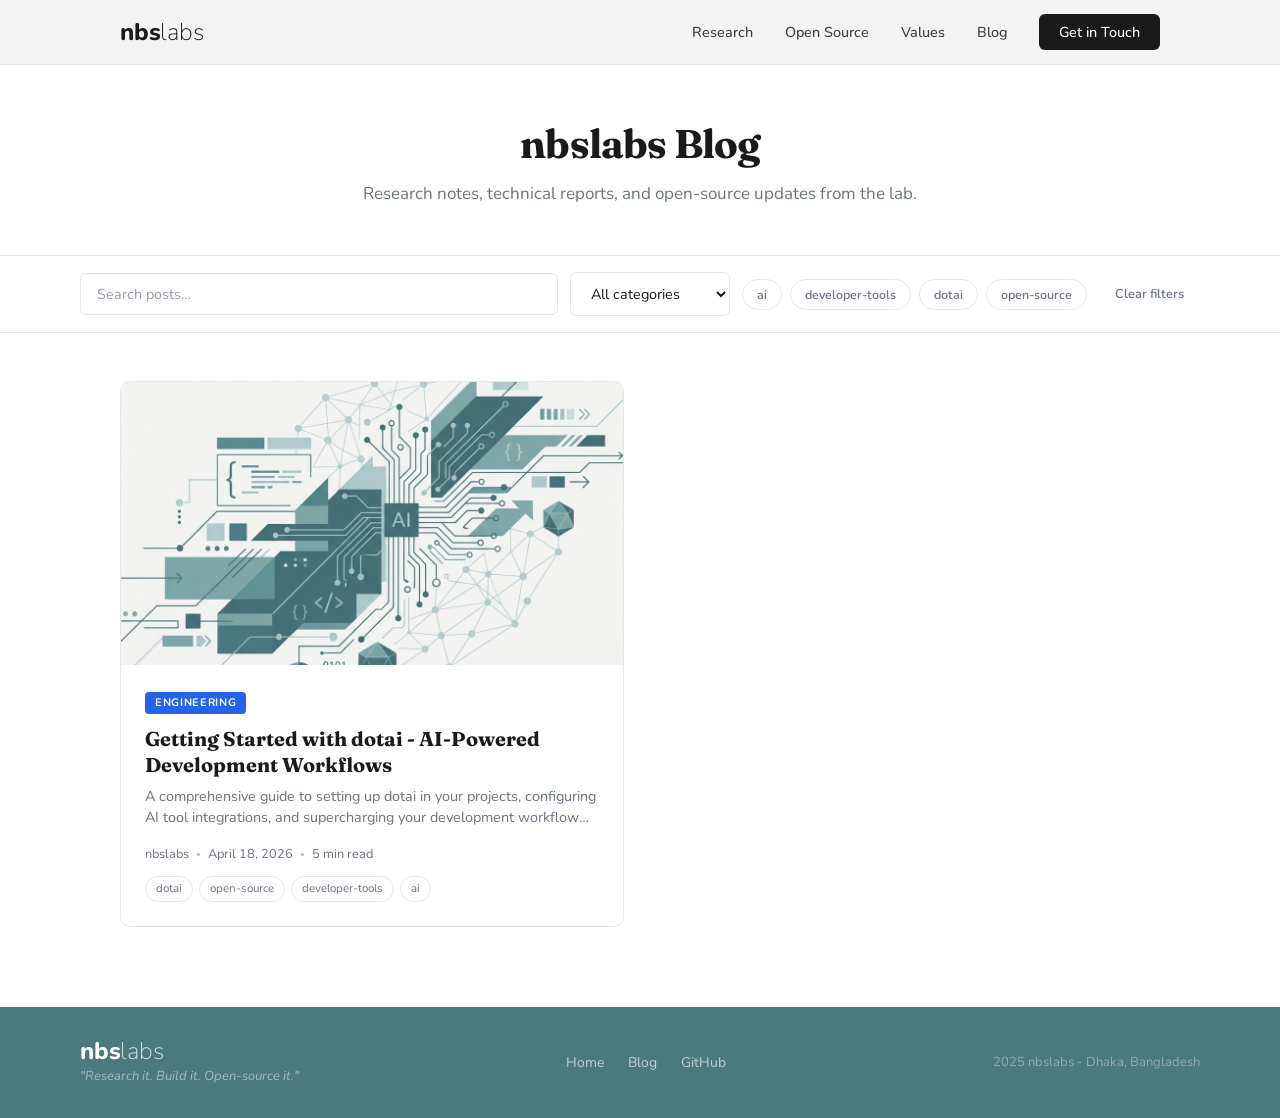
<file: blog/index.html>
<!DOCTYPE html>
<html lang="en">
<head>
  <meta charset="UTF-8">
  <meta name="viewport" content="width=device-width, initial-scale=1.0">
  <title>Blog - nbslabs</title>
  <meta name="description" content="Read the latest from nbslabs - research notes, technical reports, and open-source updates from the lab.">
  <meta property="og:title" content="Blog - nbslabs">
  <meta property="og:description" content="Research notes, technical reports, and open-source updates from the lab.">
  <meta property="og:url" content="https://nbslabs.dev/blog/">

  <link rel="preconnect" href="https://fonts.googleapis.com">
  <link rel="preconnect" href="https://fonts.gstatic.com" crossorigin>
  <link rel="preload" href="https://fonts.googleapis.com/css2?family=Fraunces:opsz,wght@9..144,400;9..144,600;9..144,700&family=Literata:opsz,wght@7..72,400;7..72,500;7..72,600;7..72,700&display=swap" as="style" crossorigin>
  <link href="https://fonts.googleapis.com/css2?family=Fraunces:opsz,wght@9..144,400;9..144,600;9..144,700&family=Literata:opsz,wght@7..72,400;7..72,500;7..72,600;7..72,700&family=Nunito:wght@200;300;400;500;600;700;800&display=swap" rel="stylesheet">

  <link rel="stylesheet" href="css/blog.css?v=2">
</head>
<body class="blog-page">

  <!-- ── Navigation ─────────────────────────────────────────── -->
  <nav id="navbar" role="navigation" aria-label="Main navigation">
    <div class="nav-inner">
      <a href="/" class="logo"><span class="nbs">nbs</span><span class="labs">labs</span></a>
      <ul class="nav-links" id="navLinks">
        <li><a href="/#research">Research</a></li>
        <li><a href="/#oss">Open Source</a></li>
        <li><a href="/#values">Values</a></li>
        <li><a href="/blog/">Blog</a></li>
        <li><a href="/#contact" class="nav-cta">Get in Touch</a></li>
      </ul>
      <div class="nav-hamburger" id="hamburger" aria-label="Toggle menu" role="button" tabindex="0">
        <span></span><span></span><span></span>
      </div>
    </div>
  </nav>

  <!-- ── Hero ───────────────────────────────────────────────── -->
  <header class="blog-hero">
    <div class="blog-hero-inner">
      <h1 id="blogHeroTitle">nbslabs Blog</h1>
      <p id="blogHeroTagline">Research notes, technical reports, and open-source updates from the lab.</p>
    </div>
  </header>

  <!-- ── Filter Bar ─────────────────────────────────────────── -->
  <div class="blog-filter-bar" role="search" aria-label="Filter blog posts">
    <div class="blog-filter-inner">
      <input
        type="text"
        id="blogSearch"
        class="blog-search-input"
        placeholder="Search posts…"
        aria-label="Search blog posts"
      />
      <select id="blogCategory" class="blog-category-select" aria-label="Filter by category">
        <option value="">All categories</option>
      </select>
      <div id="blogTagChips" class="blog-tag-chips" role="group" aria-label="Filter by tags"></div>
      <button id="blogClearFilters" class="blog-clear-filters">Clear filters</button>
    </div>
  </div>

  <!-- ── Post Card Grid ─────────────────────────────────────── -->
  <main class="blog-grid-container">
    <div id="blogCardGrid" class="blog-card-grid" role="feed" aria-label="Blog posts">
      <!-- Cards are injected by JS -->
    </div>
  </main>

  <!-- ── Footer ─────────────────────────────────────────────── -->
  <footer style="background: #4A7A7D; padding: 32px 80px; color: rgba(255,255,255,0.8);">
    <div style="max-width: 1200px; margin: 0 auto; display: flex; align-items: center; justify-content: space-between; gap: 32px; flex-wrap: wrap;">
      <div>
        <div class="logo" style="color: #fff;">
          <span class="nbs" style="color: #fff;">nbs</span><span class="labs" style="color: rgba(255,255,255,0.8);">labs</span>
        </div>
        <div style="font-size: 0.8125rem; color: rgba(255,255,255,0.5); margin-top: 4px; font-style: italic;">"Research it. Build it. Open-source it."</div>
      </div>
      <div style="display: flex; gap: 24px;">
        <a href="/" style="font-size: 0.875rem; color: rgba(255,255,255,0.65); transition: color 0.2s;">Home</a>
        <a href="/blog/" style="font-size: 0.875rem; color: rgba(255,255,255,0.65); transition: color 0.2s;">Blog</a>
        <a href="https://github.com/nbslabs" target="_blank" rel="noopener" style="font-size: 0.875rem; color: rgba(255,255,255,0.65); transition: color 0.2s;">GitHub</a>
      </div>
      <div style="font-size: 0.8125rem; color: rgba(255,255,255,0.4);">2025 nbslabs - Dhaka, Bangladesh</div>
    </div>
  </footer>

  <script src="js/blog-core.js"></script>
  <script src="js/blog-listing.js"></script>
</body>
</html>
</file>
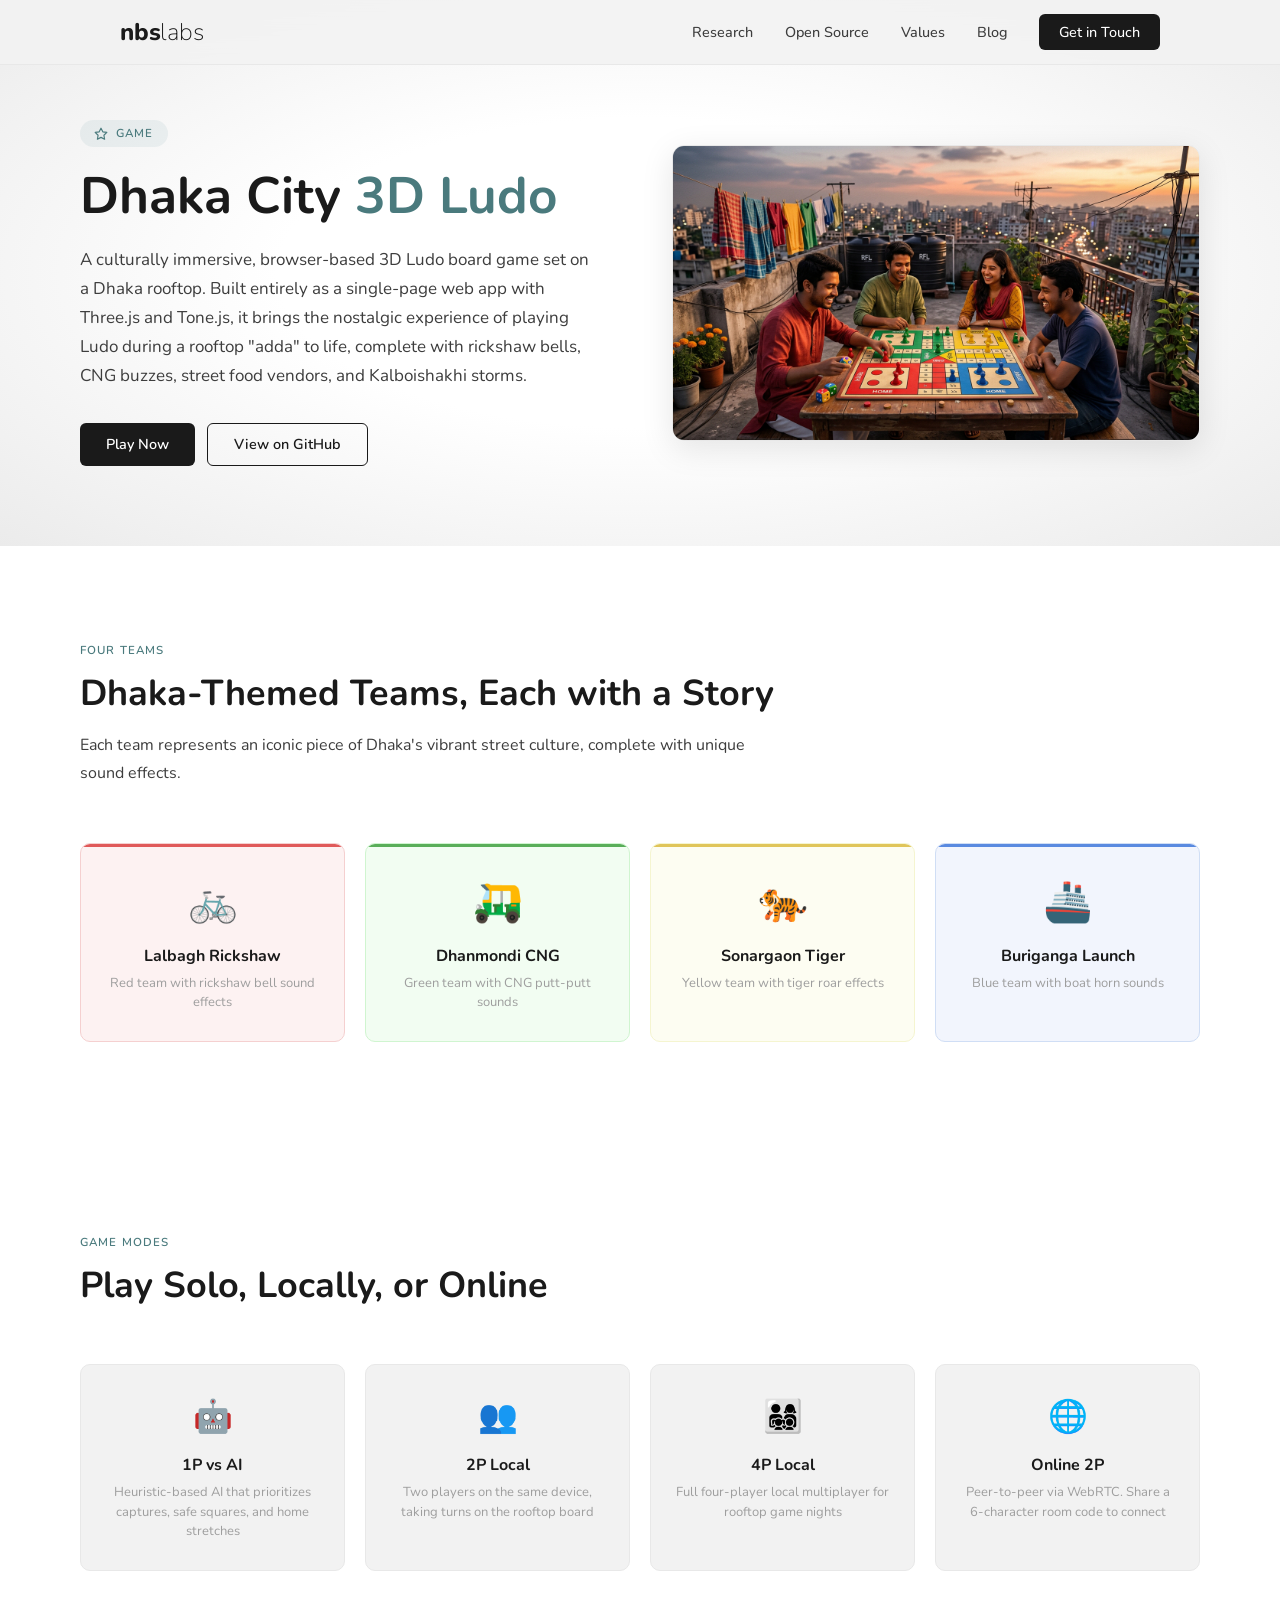
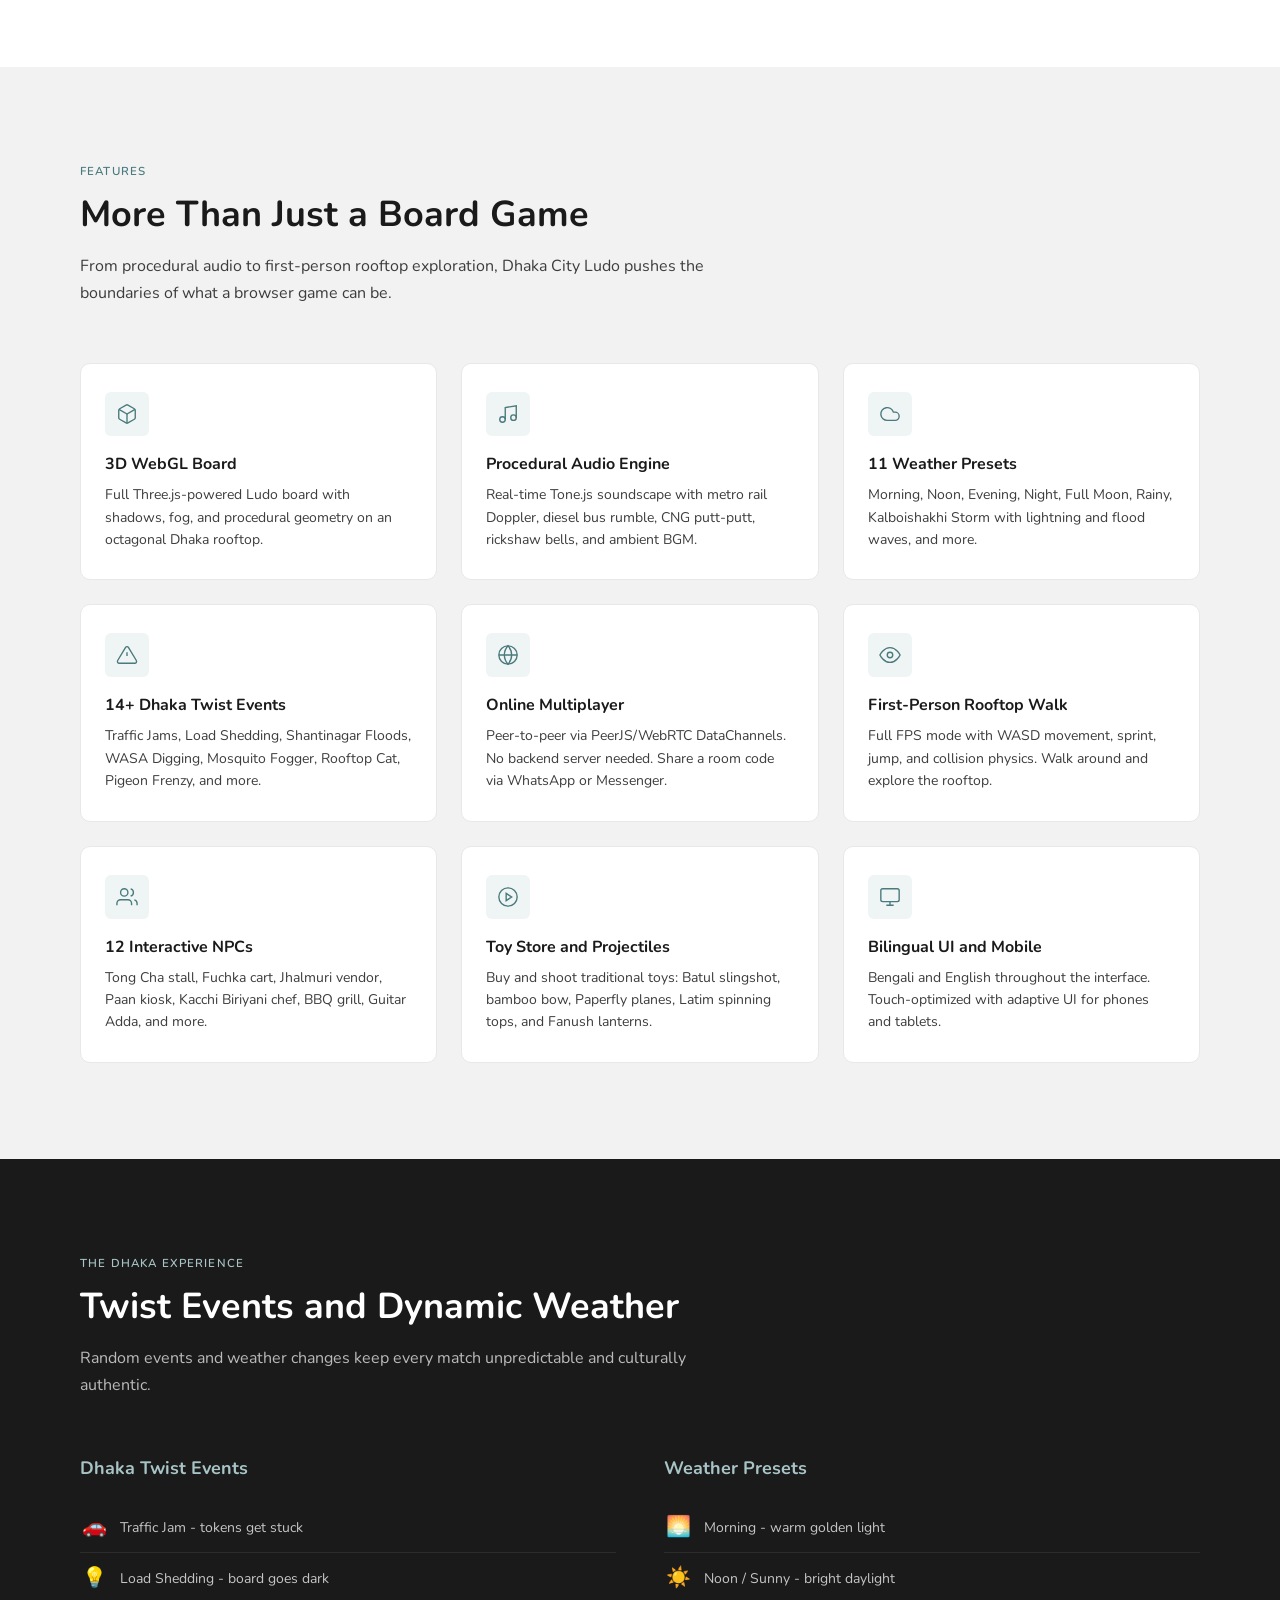
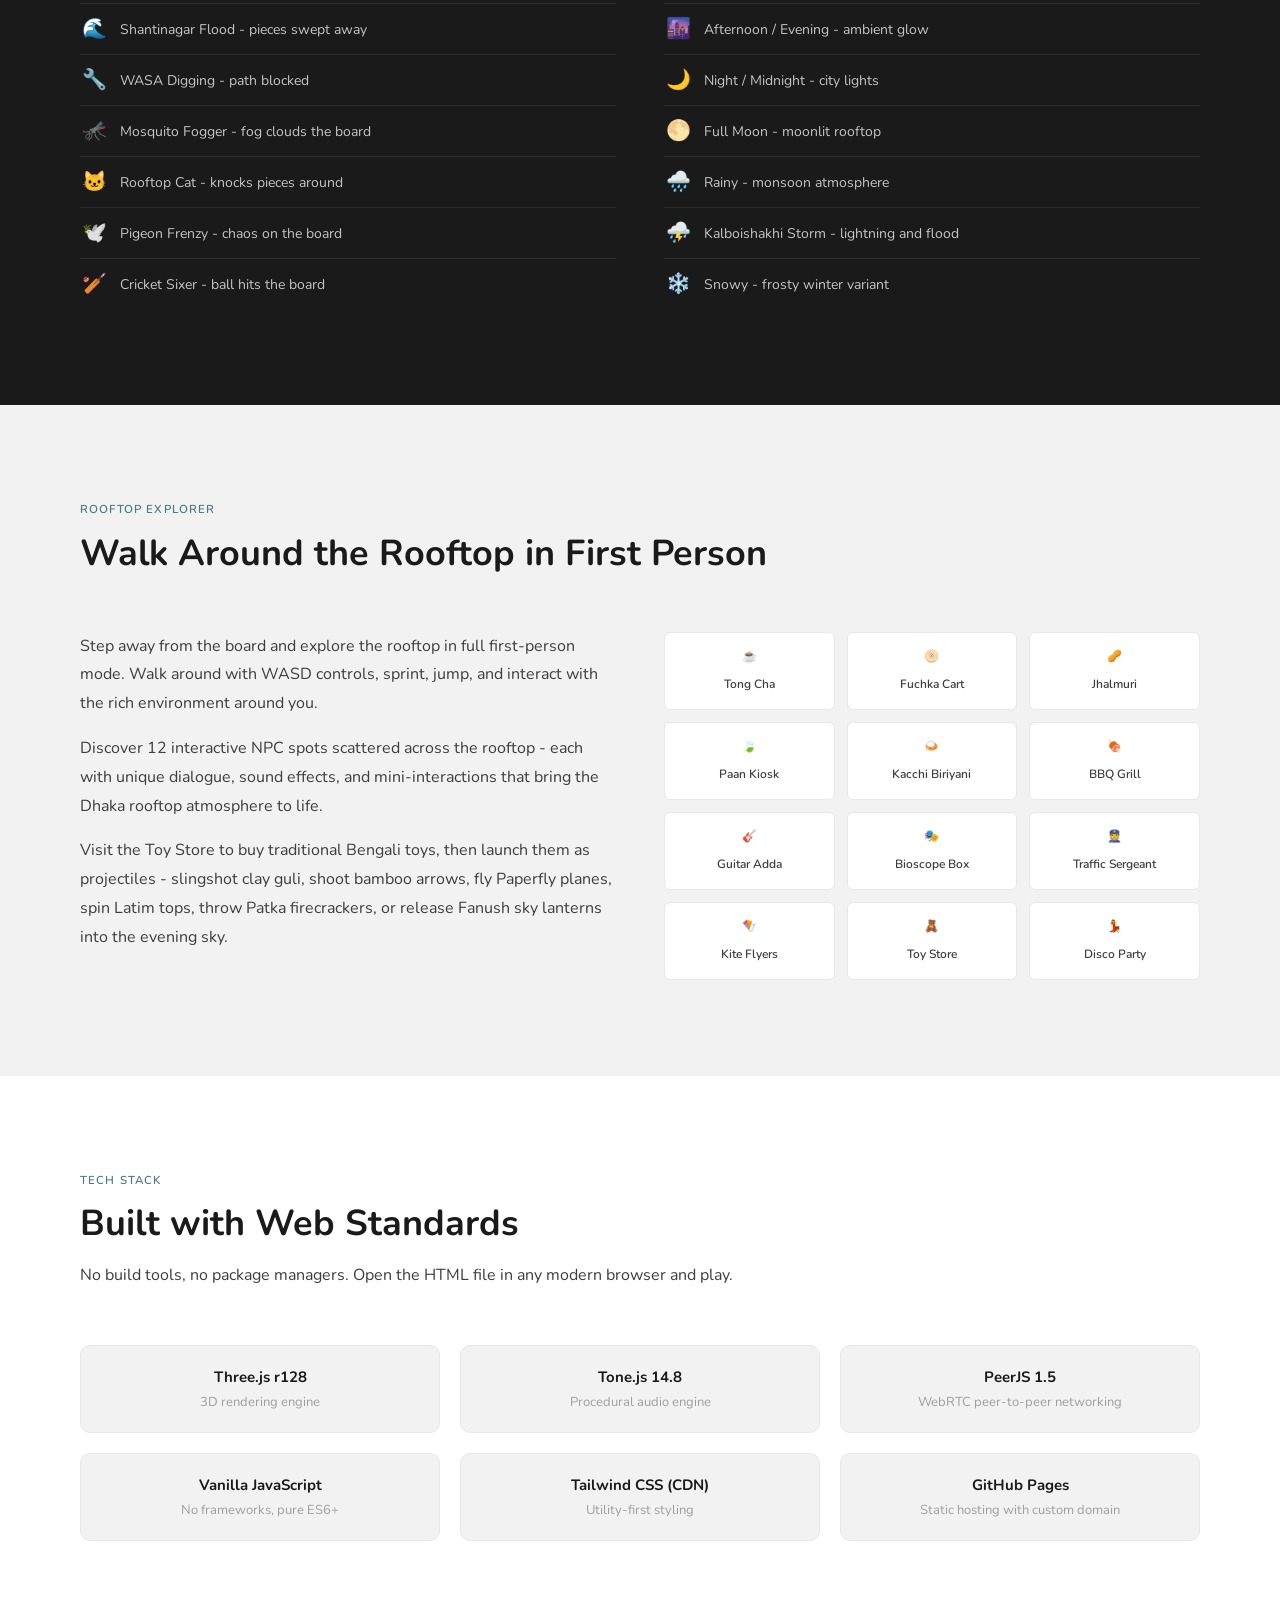
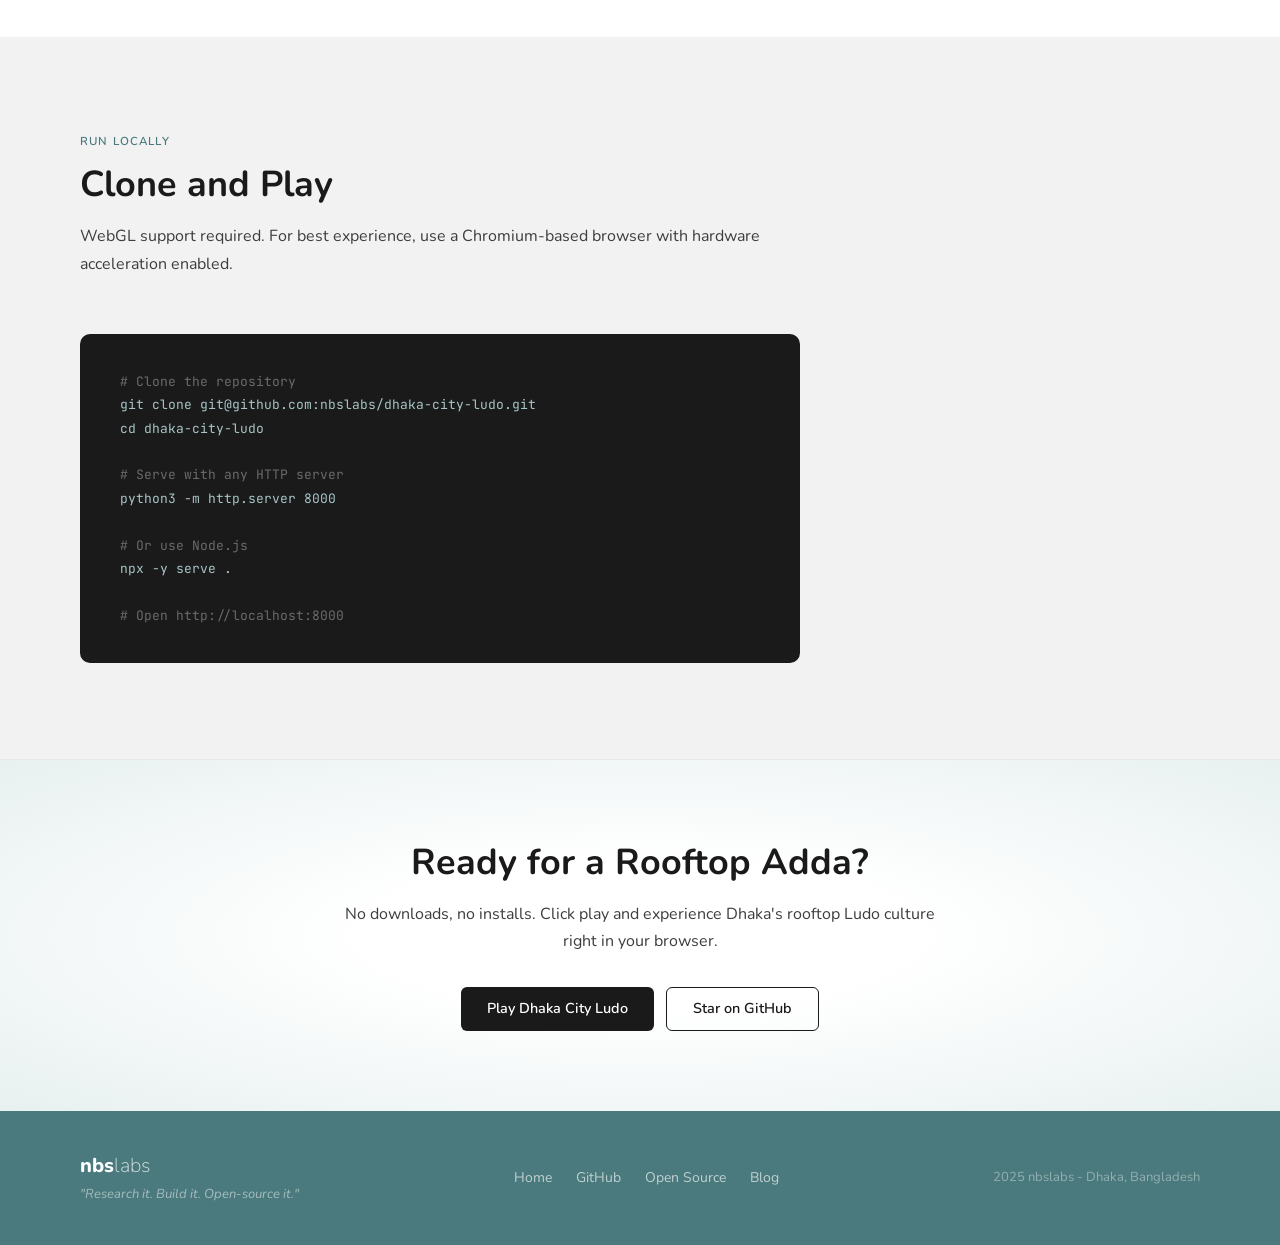
<file: projects/dhaka-city-ludo.html>
<!DOCTYPE html>
<html lang="en">
<head>
  <meta charset="UTF-8">
  <meta name="viewport" content="width=device-width, initial-scale=1.0">
  <title>Dhaka City Ludo - 3D Rooftop Ludo Game | nbslabs</title>
  <meta name="description" content="A culturally immersive, browser-based 3D Ludo board game set on a Dhaka rooftop. Built with Three.js and Tone.js, featuring 4 game modes, dynamic weather, and FPS rooftop exploration.">
  <meta name="keywords" content="dhaka city ludo, ludo game, 3D ludo, dhaka rooftop, three.js, browser game, nbslabs, open source, bangladesh game">
  <meta property="og:title" content="Dhaka City Ludo - 3D Rooftop Ludo Game | nbslabs">
  <meta property="og:description" content="A culturally immersive 3D Ludo board game set on a Dhaka rooftop with rickshaw bells, CNG buzzes, street food vendors, and Kalboishakhi storms.">
  <meta property="og:url" content="https://nbslabs.dev/projects/dhaka-city-ludo">
  <meta property="og:type" content="website">

  <link rel="preconnect" href="https://fonts.googleapis.com">
  <link rel="preconnect" href="https://fonts.gstatic.com" crossorigin>
  <link href="https://fonts.googleapis.com/css2?family=Nunito:wght@200;300;400;500;600;700;800&family=JetBrains+Mono:wght@400;500&display=swap" rel="stylesheet">

  <style>
    :root {
      --color-primary:        #1A1A1A;
      --color-background:     #F2F2F2;
      --color-surface:        #FFFFFF;
      --color-accent:         #7EA6A8;
      --color-accent-dark:    #4A7A7D;
      --color-accent-light:   #A8C4C6;
      --color-secondary:      #8FA8B2;
      --color-text-primary:   #1A1A1A;
      --color-text-secondary: #3D3D3D;
      --color-text-muted:     #9E9E9E;
      --color-border:         #E8E8E8;
      --color-border-dark:    #CCCCCC;
      --font-sans:            'Nunito', sans-serif;
      --font-mono:            'JetBrains Mono', monospace;
      --shadow-sm:  0 1px 4px rgba(0,0,0,0.06);
      --shadow-md:  0 2px 12px rgba(0,0,0,0.08);
      --shadow-lg:  0 8px 32px rgba(0,0,0,0.10);
      --radius-sm:  6px;
      --radius-md:  10px;
      --radius-lg:  12px;
      --radius-full: 999px;
      /* Ludo-specific accent colors */
      --ludo-red:    #E05A5A;
      --ludo-green:  #5AAE5A;
      --ludo-yellow: #E0C55A;
      --ludo-blue:   #5A8AE0;
    }

    *, *::before, *::after { margin: 0; padding: 0; box-sizing: border-box; }
    html { scroll-behavior: smooth; font-size: 16px; }
    body {
      font-family: var(--font-sans); background: var(--color-background);
      color: var(--color-text-primary); line-height: 1.5; overflow-x: hidden;
    }
    a { text-decoration: none; color: inherit; }
    img { display: block; max-width: 100%; }
    ul { list-style: none; }

    /* Navigation */
    nav { position: fixed; top: 0; width: 100%; z-index: 100; background: rgba(242,242,242,0.92); backdrop-filter: blur(12px); -webkit-backdrop-filter: blur(12px); border-bottom: 1px solid var(--color-border); transition: box-shadow 0.3s; }
    nav.scrolled { box-shadow: var(--shadow-md); }
    .nav-inner { max-width: 1200px; margin: 0 auto; padding: 0 80px; height: 64px; display: flex; align-items: center; justify-content: space-between; }
    .logo { font-family: var(--font-sans); font-size: 1.5rem; letter-spacing: -0.01em; line-height: 1; }
    .logo .nbs { font-weight: 800; color: var(--color-primary); }
    .logo .labs { font-weight: 200; color: var(--color-primary); }
    .nav-links { display: flex; gap: 2rem; align-items: center; }
    .nav-links a { font-size: 0.9rem; font-weight: 500; color: var(--color-text-secondary); transition: color 0.2s; }
    .nav-links a:hover { color: var(--color-accent-dark); }
    .nav-cta { background: var(--color-primary); color: #fff !important; padding: 8px 20px; border-radius: var(--radius-sm); font-weight: 600; font-size: 0.875rem; transition: background 0.2s !important; }
    .nav-cta:hover { background: var(--color-text-secondary) !important; }
    .nav-hamburger { display: none; flex-direction: column; gap: 5px; cursor: pointer; padding: 4px; }
    .nav-hamburger span { display: block; width: 22px; height: 2px; background: var(--color-primary); border-radius: 2px; transition: all 0.3s; }

    /* Hero */
    .project-hero { position: relative; padding: 120px 80px 80px; background: radial-gradient(ellipse at center, #FFFFFF 40%, #EBEBEB 100%); overflow: hidden; }
    .project-hero-inner { max-width: 1200px; margin: 0 auto; display: grid; grid-template-columns: 1fr 1fr; gap: 64px; align-items: center; }
    .project-badge { display: inline-flex; align-items: center; gap: 8px; font-size: 0.72rem; font-weight: 600; letter-spacing: 0.1em; text-transform: uppercase; color: var(--color-accent-dark); background: rgba(126,166,168,0.12); padding: 5px 14px; border-radius: var(--radius-full); margin-bottom: 20px; }
    .project-hero h1 { font-size: clamp(2.25rem, 4vw, 3.25rem); font-weight: 700; line-height: 1.15; color: var(--color-primary); margin-bottom: 20px; }
    .project-hero h1 em { font-style: normal; color: var(--color-accent-dark); }
    .project-hero-desc { font-size: 1.0625rem; color: var(--color-text-secondary); line-height: 1.7; max-width: 520px; margin-bottom: 32px; }
    .hero-actions { display: flex; gap: 12px; flex-wrap: wrap; }
    .btn-primary { background: var(--color-primary); color: #fff; padding: 11px 26px; border-radius: var(--radius-sm); font-family: var(--font-sans); font-weight: 600; font-size: 0.9rem; border: none; cursor: pointer; transition: background 0.2s; display: inline-block; }
    .btn-primary:hover { background: var(--color-text-secondary); }
    .btn-outline { background: transparent; color: var(--color-primary); padding: 10px 26px; border-radius: var(--radius-sm); font-family: var(--font-sans); font-weight: 600; font-size: 0.9rem; border: 1.5px solid var(--color-primary); cursor: pointer; transition: background 0.2s; display: inline-block; }
    .btn-outline:hover { background: var(--color-border); }
    .hero-image { border-radius: var(--radius-lg); overflow: hidden; box-shadow: var(--shadow-lg); border: 1px solid var(--color-border); }
    .hero-image img { width: 100%; height: auto; display: block; }

    /* Section shell */
    section { padding: 96px 80px; }
    .section-inner { max-width: 1200px; margin: 0 auto; }
    .section-label { font-size: 0.72rem; font-weight: 600; letter-spacing: 0.1em; text-transform: uppercase; color: var(--color-accent-dark); margin-bottom: 12px; }
    .section-heading { font-size: clamp(1.75rem, 3vw, 2.25rem); font-weight: 700; color: var(--color-primary); margin-bottom: 16px; line-height: 1.25; }
    .section-subtext { font-size: 1rem; color: var(--color-text-secondary); max-width: 680px; line-height: 1.7; }
    .section-header { margin-bottom: 56px; }

    /* Teams section */
    #teams { background: var(--color-surface); }
    .teams-grid { display: grid; grid-template-columns: repeat(4, 1fr); gap: 20px; }
    .team-card {
      border-radius: var(--radius-md); padding: 28px 24px; text-align: center;
      transition: box-shadow 0.25s, transform 0.25s; position: relative; overflow: hidden;
    }
    .team-card:hover { box-shadow: var(--shadow-md); transform: translateY(-3px); }
    .team-card::before {
      content: ''; position: absolute; top: 0; left: 0; right: 0; height: 3px;
    }
    .team-red { background: #FDF2F2; border: 1px solid #F5D0D0; }
    .team-red::before { background: var(--ludo-red); }
    .team-green { background: #F2FDF2; border: 1px solid #D0F5D0; }
    .team-green::before { background: var(--ludo-green); }
    .team-yellow { background: #FDFDF2; border: 1px solid #F5F5D0; }
    .team-yellow::before { background: var(--ludo-yellow); }
    .team-blue { background: #F2F5FD; border: 1px solid #D0DEF5; }
    .team-blue::before { background: var(--ludo-blue); }
    .team-emoji { font-size: 2.5rem; margin-bottom: 12px; display: block; }
    .team-card h3 { font-size: 1rem; font-weight: 700; color: var(--color-primary); margin-bottom: 6px; }
    .team-card p { font-size: 0.8125rem; color: var(--color-text-muted); }

    /* Features */
    #features { background: var(--color-background); }
    .features-grid { display: grid; grid-template-columns: repeat(3, 1fr); gap: 24px; }
    .feature-card {
      background: var(--color-surface); border: 1px solid var(--color-border);
      border-radius: var(--radius-md); padding: 28px 24px;
      transition: box-shadow 0.25s, transform 0.25s; position: relative; overflow: hidden;
    }
    .feature-card::after { content: ''; position: absolute; top: 0; left: 0; right: 0; height: 2px; background: var(--color-accent); transform: scaleX(0); transform-origin: left; transition: transform 0.3s; }
    .feature-card:hover::after { transform: scaleX(1); }
    .feature-card:hover { box-shadow: var(--shadow-md); transform: translateY(-3px); }
    .feature-icon { width: 44px; height: 44px; border-radius: var(--radius-sm); background: rgba(126,166,168,0.12); display: flex; align-items: center; justify-content: center; margin-bottom: 16px; }
    .feature-icon svg { width: 22px; height: 22px; stroke: var(--color-accent-dark); stroke-width: 1.5; fill: none; }
    .feature-card h3 { font-size: 1rem; font-weight: 700; margin-bottom: 8px; color: var(--color-primary); }
    .feature-card p { font-size: 0.875rem; color: var(--color-text-secondary); line-height: 1.6; }

    /* Game modes */
    #modes { background: var(--color-surface); }
    .modes-grid { display: grid; grid-template-columns: repeat(4, 1fr); gap: 20px; }
    .mode-card {
      background: var(--color-background); border: 1px solid var(--color-border);
      border-radius: var(--radius-md); padding: 28px 24px; text-align: center;
      transition: box-shadow 0.25s, transform 0.25s;
    }
    .mode-card:hover { box-shadow: var(--shadow-md); transform: translateY(-3px); }
    .mode-icon { font-size: 2rem; margin-bottom: 12px; display: block; }
    .mode-card h3 { font-size: 1rem; font-weight: 700; margin-bottom: 6px; color: var(--color-primary); }
    .mode-card p { font-size: 0.8125rem; color: var(--color-text-muted); line-height: 1.5; }

    /* Dhaka Twist Events & Weather */
    #dhaka-vibes { background: var(--color-primary); }
    #dhaka-vibes .section-label { color: var(--color-accent-light); }
    #dhaka-vibes .section-heading { color: #fff; }
    #dhaka-vibes .section-subtext { color: rgba(255,255,255,0.7); }
    .vibes-grid { display: grid; grid-template-columns: 1fr 1fr; gap: 48px; margin-top: 48px; }
    .vibes-column h3 { font-size: 1.125rem; font-weight: 700; color: var(--color-accent-light); margin-bottom: 20px; }
    .vibe-item {
      display: flex; gap: 12px; align-items: center; padding: 10px 0;
      border-bottom: 1px solid rgba(255,255,255,0.08);
    }
    .vibe-item:last-child { border-bottom: none; }
    .vibe-emoji { font-size: 1.25rem; flex-shrink: 0; width: 28px; text-align: center; }
    .vibe-text { font-size: 0.875rem; color: rgba(255,255,255,0.75); }

    /* FPS Explorer */
    #fps { background: var(--color-background); }
    .fps-grid { display: grid; grid-template-columns: 1fr 1fr; gap: 48px; align-items: start; }
    .fps-text { font-size: 1rem; color: var(--color-text-secondary); line-height: 1.8; }
    .fps-text p { margin-bottom: 16px; }
    .npc-grid { display: grid; grid-template-columns: repeat(3, 1fr); gap: 12px; }
    .npc-card {
      background: var(--color-surface); border: 1px solid var(--color-border);
      border-radius: var(--radius-sm); padding: 14px 12px; text-align: center;
      transition: box-shadow 0.2s;
    }
    .npc-card:hover { box-shadow: var(--shadow-sm); }
    .npc-emoji { font-size: 1.5rem; display: block; margin-bottom: 6px; }
    .npc-card span { font-size: 0.75rem; font-weight: 600; color: var(--color-text-secondary); }

    /* Tech */
    #tech { background: var(--color-surface); }
    .tech-grid { display: grid; grid-template-columns: repeat(3, 1fr); gap: 20px; margin-top: 32px; }
    .tech-card {
      background: var(--color-background); border: 1px solid var(--color-border);
      border-radius: var(--radius-md); padding: 20px; text-align: center;
      transition: box-shadow 0.25s;
    }
    .tech-card:hover { box-shadow: var(--shadow-md); }
    .tech-card h4 { font-size: 0.9375rem; font-weight: 700; color: var(--color-primary); margin-bottom: 4px; }
    .tech-card p { font-size: 0.8125rem; color: var(--color-text-muted); }

    /* Quick start */
    #quickstart { background: var(--color-background); }
    .quickstart-panel {
      background: var(--color-primary); border-radius: var(--radius-md);
      padding: 36px 40px; font-family: var(--font-mono); font-size: 0.8125rem;
      color: rgba(255,255,255,0.9); line-height: 1.8; max-width: 720px;
    }
    .quickstart-panel .comment { color: rgba(255,255,255,0.35); }
    .quickstart-panel .cmd { color: var(--color-accent-light); }

    /* CTA */
    .cta-section { background: radial-gradient(ellipse at center, #FFFFFF 30%, #E8F0F0 100%); border-top: 1px solid var(--color-border); text-align: center; padding: 80px; }
    .cta-section .section-inner { max-width: 600px; }
    .cta-section .section-heading { margin-bottom: 16px; }
    .cta-section .section-subtext { margin: 0 auto 32px; text-align: center; }
    .cta-actions { display: flex; gap: 12px; justify-content: center; flex-wrap: wrap; }

    /* Footer */
    footer { background: var(--color-accent-dark); padding: 40px 80px; color: rgba(255,255,255,0.8); }
    .footer-inner { max-width: 1200px; margin: 0 auto; display: flex; align-items: center; justify-content: space-between; gap: 32px; flex-wrap: wrap; }
    .footer-logo .nbs { font-size: 1.25rem; font-weight: 800; color: #fff; }
    .footer-logo .labs { font-size: 1.25rem; font-weight: 200; color: rgba(255,255,255,0.8); }
    .footer-tagline { font-size: 0.8125rem; color: rgba(255,255,255,0.5); margin-top: 4px; font-style: italic; }
    .footer-links { display: flex; gap: 24px; flex-wrap: wrap; }
    .footer-links a { font-size: 0.875rem; color: rgba(255,255,255,0.65); transition: color 0.2s; }
    .footer-links a:hover { color: #fff; }
    .footer-copy { font-size: 0.8125rem; color: rgba(255,255,255,0.4); }

    /* Reveal */
    .reveal { opacity: 0; transform: translateY(24px); transition: opacity 0.55s ease, transform 0.55s ease; }
    .reveal.visible { opacity: 1; transform: translateY(0); }

    /* Responsive */
    @media (max-width: 1024px) {
      section { padding: 72px 40px; }
      .project-hero { padding: 100px 40px 72px; }
      .nav-inner { padding: 0 40px; }
      footer { padding: 32px 40px; }
      .project-hero-inner { grid-template-columns: 1fr; gap: 40px; }
      .features-grid { grid-template-columns: repeat(2, 1fr); }
      .teams-grid { grid-template-columns: repeat(2, 1fr); }
      .modes-grid { grid-template-columns: repeat(2, 1fr); }
      .vibes-grid { grid-template-columns: 1fr; gap: 32px; }
      .fps-grid { grid-template-columns: 1fr; gap: 32px; }
      .tech-grid { grid-template-columns: repeat(2, 1fr); }
    }
    @media (max-width: 768px) {
      section { padding: 56px 20px; }
      .project-hero { padding: 88px 20px 56px; }
      .nav-inner { padding: 0 20px; }
      footer { padding: 28px 20px; }
      .nav-links { display: none; }
      .nav-links.open { display: flex; flex-direction: column; position: absolute; top: 64px; left: 0; right: 0; background: rgba(242,242,242,0.97); backdrop-filter: blur(12px); -webkit-backdrop-filter: blur(12px); border-bottom: 1px solid var(--color-border); padding: 16px 20px; gap: 4px; }
      .nav-links.open a { padding: 10px 0; font-size: 1rem; border-bottom: 1px solid var(--color-border); }
      .nav-links.open a:last-child { border-bottom: none; }
      .nav-hamburger { display: flex; }
      .features-grid { grid-template-columns: 1fr; }
      .teams-grid { grid-template-columns: 1fr 1fr; }
      .modes-grid { grid-template-columns: 1fr 1fr; }
      .npc-grid { grid-template-columns: repeat(2, 1fr); }
      .tech-grid { grid-template-columns: 1fr; }
      .quickstart-panel { padding: 24px 20px; }
      .cta-section { padding: 56px 20px; }
      .footer-inner { flex-direction: column; align-items: flex-start; gap: 20px; }
    }
  </style>
</head>
<body>

  <!-- Navigation -->
  <nav id="navbar" role="navigation" aria-label="Main navigation">
    <div class="nav-inner">
      <a href="/" class="logo"><span class="nbs">nbs</span><span class="labs">labs</span></a>
      <ul class="nav-links" id="navLinks">
        <li><a href="/#research">Research</a></li>
        <li><a href="/#oss">Open Source</a></li>
        <li><a href="/#values">Values</a></li>
        <li><a href="/blog/">Blog</a></li>
        <li><a href="/#contact" class="nav-cta">Get in Touch</a></li>
      </ul>
      <div class="nav-hamburger" id="hamburger" aria-label="Toggle menu" role="button" tabindex="0">
        <span></span><span></span><span></span>
      </div>
    </div>
  </nav>

  <!-- Hero -->
  <section class="project-hero">
    <div class="project-hero-inner">
      <div>
        <span class="project-badge">
          <svg width="14" height="14" viewBox="0 0 24 24" fill="none" stroke="currentColor" stroke-width="2" stroke-linecap="round" stroke-linejoin="round"><polygon points="12 2 15.09 8.26 22 9.27 17 14.14 18.18 21.02 12 17.77 5.82 21.02 7 14.14 2 9.27 8.91 8.26 12 2"/></svg>
          Game
        </span>
        <h1>Dhaka City <em>3D Ludo</em></h1>
        <p class="project-hero-desc">
          A culturally immersive, browser-based 3D Ludo board game set on a Dhaka rooftop. Built entirely as a
          single-page web app with Three.js and Tone.js, it brings the nostalgic experience of playing Ludo during
          a rooftop "adda" to life, complete with rickshaw bells, CNG buzzes, street food vendors, and Kalboishakhi storms.
        </p>
        <div class="hero-actions">
          <a href="https://dhakaludo.nbslabs.dev" target="_blank" rel="noopener" class="btn-primary">Play Now</a>
          <a href="https://github.com/nbslabs/dhaka-city-ludo" target="_blank" rel="noopener" class="btn-outline">View on GitHub</a>
        </div>
      </div>
      <div class="hero-image">
        <img src="assets/dhakaludo-hero.jpg" alt="Dhaka City 3D Ludo - A rooftop scene in Dhaka with a colorful Ludo board game being played" loading="eager">
      </div>
    </div>
  </section>

  <!-- Teams -->
  <section id="teams">
    <div class="section-inner">
      <div class="section-header">
        <p class="section-label">Four Teams</p>
        <h2 class="section-heading">Dhaka-Themed Teams, Each with a Story</h2>
        <p class="section-subtext">Each team represents an iconic piece of Dhaka's vibrant street culture, complete with unique sound effects.</p>
      </div>
      <div class="teams-grid">
        <div class="team-card team-red reveal">
          <span class="team-emoji">🚲</span>
          <h3>Lalbagh Rickshaw</h3>
          <p>Red team with rickshaw bell sound effects</p>
        </div>
        <div class="team-card team-green reveal">
          <span class="team-emoji">🛺</span>
          <h3>Dhanmondi CNG</h3>
          <p>Green team with CNG putt-putt sounds</p>
        </div>
        <div class="team-card team-yellow reveal">
          <span class="team-emoji">🐅</span>
          <h3>Sonargaon Tiger</h3>
          <p>Yellow team with tiger roar effects</p>
        </div>
        <div class="team-card team-blue reveal">
          <span class="team-emoji">🚢</span>
          <h3>Buriganga Launch</h3>
          <p>Blue team with boat horn sounds</p>
        </div>
      </div>
    </div>
  </section>

  <!-- Game Modes -->
  <section id="modes">
    <div class="section-inner">
      <div class="section-header">
        <p class="section-label">Game Modes</p>
        <h2 class="section-heading">Play Solo, Locally, or Online</h2>
      </div>
      <div class="modes-grid">
        <div class="mode-card reveal">
          <span class="mode-icon">🤖</span>
          <h3>1P vs AI</h3>
          <p>Heuristic-based AI that prioritizes captures, safe squares, and home stretches</p>
        </div>
        <div class="mode-card reveal">
          <span class="mode-icon">👥</span>
          <h3>2P Local</h3>
          <p>Two players on the same device, taking turns on the rooftop board</p>
        </div>
        <div class="mode-card reveal">
          <span class="mode-icon">👨‍👩‍👧‍👦</span>
          <h3>4P Local</h3>
          <p>Full four-player local multiplayer for rooftop game nights</p>
        </div>
        <div class="mode-card reveal">
          <span class="mode-icon">🌐</span>
          <h3>Online 2P</h3>
          <p>Peer-to-peer via WebRTC. Share a 6-character room code to connect</p>
        </div>
      </div>
    </div>
  </section>

  <!-- Features -->
  <section id="features">
    <div class="section-inner">
      <div class="section-header">
        <p class="section-label">Features</p>
        <h2 class="section-heading">More Than Just a Board Game</h2>
        <p class="section-subtext">From procedural audio to first-person rooftop exploration, Dhaka City Ludo pushes the boundaries of what a browser game can be.</p>
      </div>
      <div class="features-grid">
        <div class="feature-card reveal">
          <div class="feature-icon">
            <svg viewBox="0 0 24 24"><path d="M21 16V8a2 2 0 0 0-1-1.73l-7-4a2 2 0 0 0-2 0l-7 4A2 2 0 0 0 3 8v8a2 2 0 0 0 1 1.73l7 4a2 2 0 0 0 2 0l7-4A2 2 0 0 0 21 16z"/><polyline points="3.27 6.96 12 12.01 20.73 6.96"/><line x1="12" y1="22.08" x2="12" y2="12"/></svg>
          </div>
          <h3>3D WebGL Board</h3>
          <p>Full Three.js-powered Ludo board with shadows, fog, and procedural geometry on an octagonal Dhaka rooftop.</p>
        </div>
        <div class="feature-card reveal">
          <div class="feature-icon">
            <svg viewBox="0 0 24 24"><path d="M9 18V5l12-2v13"/><circle cx="6" cy="18" r="3"/><circle cx="18" cy="16" r="3"/></svg>
          </div>
          <h3>Procedural Audio Engine</h3>
          <p>Real-time Tone.js soundscape with metro rail Doppler, diesel bus rumble, CNG putt-putt, rickshaw bells, and ambient BGM.</p>
        </div>
        <div class="feature-card reveal">
          <div class="feature-icon">
            <svg viewBox="0 0 24 24"><path d="M17.5 19H9a7 7 0 1 1 6.71-9h1.79a4.5 4.5 0 1 1 0 9z"/></svg>
          </div>
          <h3>11 Weather Presets</h3>
          <p>Morning, Noon, Evening, Night, Full Moon, Rainy, Kalboishakhi Storm with lightning and flood waves, and more.</p>
        </div>
        <div class="feature-card reveal">
          <div class="feature-icon">
            <svg viewBox="0 0 24 24"><path d="M10.29 3.86L1.82 18a2 2 0 0 0 1.71 3h16.94a2 2 0 0 0 1.71-3L13.71 3.86a2 2 0 0 0-3.42 0z"/><line x1="12" y1="9" x2="12" y2="13"/><line x1="12" y1="17" x2="12.01" y2="17"/></svg>
          </div>
          <h3>14+ Dhaka Twist Events</h3>
          <p>Traffic Jams, Load Shedding, Shantinagar Floods, WASA Digging, Mosquito Fogger, Rooftop Cat, Pigeon Frenzy, and more.</p>
        </div>
        <div class="feature-card reveal">
          <div class="feature-icon">
            <svg viewBox="0 0 24 24"><circle cx="12" cy="12" r="10"/><line x1="2" y1="12" x2="22" y2="12"/><path d="M12 2a15.3 15.3 0 0 1 4 10 15.3 15.3 0 0 1-4 10 15.3 15.3 0 0 1-4-10 15.3 15.3 0 0 1 4-10z"/></svg>
          </div>
          <h3>Online Multiplayer</h3>
          <p>Peer-to-peer via PeerJS/WebRTC DataChannels. No backend server needed. Share a room code via WhatsApp or Messenger.</p>
        </div>
        <div class="feature-card reveal">
          <div class="feature-icon">
            <svg viewBox="0 0 24 24"><path d="M1 12s4-8 11-8 11 8 11 8-4 8-11 8-11-8-11-8z"/><circle cx="12" cy="12" r="3"/></svg>
          </div>
          <h3>First-Person Rooftop Walk</h3>
          <p>Full FPS mode with WASD movement, sprint, jump, and collision physics. Walk around and explore the rooftop.</p>
        </div>
        <div class="feature-card reveal">
          <div class="feature-icon">
            <svg viewBox="0 0 24 24"><path d="M17 21v-2a4 4 0 0 0-4-4H5a4 4 0 0 0-4 4v2"/><circle cx="9" cy="7" r="4"/><path d="M23 21v-2a4 4 0 0 0-3-3.87M16 3.13a4 4 0 0 1 0 7.75"/></svg>
          </div>
          <h3>12 Interactive NPCs</h3>
          <p>Tong Cha stall, Fuchka cart, Jhalmuri vendor, Paan kiosk, Kacchi Biriyani chef, BBQ grill, Guitar Adda, and more.</p>
        </div>
        <div class="feature-card reveal">
          <div class="feature-icon">
            <svg viewBox="0 0 24 24"><circle cx="12" cy="12" r="10"/><polygon points="10 8 16 12 10 16 10 8"/></svg>
          </div>
          <h3>Toy Store and Projectiles</h3>
          <p>Buy and shoot traditional toys: Batul slingshot, bamboo bow, Paperfly planes, Latim spinning tops, and Fanush lanterns.</p>
        </div>
        <div class="feature-card reveal">
          <div class="feature-icon">
            <svg viewBox="0 0 24 24"><rect x="2" y="3" width="20" height="14" rx="2" ry="2"/><line x1="8" y1="21" x2="16" y2="21"/><line x1="12" y1="17" x2="12" y2="21"/></svg>
          </div>
          <h3>Bilingual UI and Mobile</h3>
          <p>Bengali and English throughout the interface. Touch-optimized with adaptive UI for phones and tablets.</p>
        </div>
      </div>
    </div>
  </section>

  <!-- Dhaka Vibes: Twists & Weather -->
  <section id="dhaka-vibes">
    <div class="section-inner">
      <div class="section-header">
        <p class="section-label">The Dhaka Experience</p>
        <h2 class="section-heading">Twist Events and Dynamic Weather</h2>
        <p class="section-subtext">Random events and weather changes keep every match unpredictable and culturally authentic.</p>
      </div>
      <div class="vibes-grid">
        <div class="vibes-column reveal">
          <h3>Dhaka Twist Events</h3>
          <div class="vibe-item"><span class="vibe-emoji">🚗</span><span class="vibe-text">Traffic Jam - tokens get stuck</span></div>
          <div class="vibe-item"><span class="vibe-emoji">💡</span><span class="vibe-text">Load Shedding - board goes dark</span></div>
          <div class="vibe-item"><span class="vibe-emoji">🌊</span><span class="vibe-text">Shantinagar Flood - pieces swept away</span></div>
          <div class="vibe-item"><span class="vibe-emoji">🔧</span><span class="vibe-text">WASA Digging - path blocked</span></div>
          <div class="vibe-item"><span class="vibe-emoji">🦟</span><span class="vibe-text">Mosquito Fogger - fog clouds the board</span></div>
          <div class="vibe-item"><span class="vibe-emoji">🐱</span><span class="vibe-text">Rooftop Cat - knocks pieces around</span></div>
          <div class="vibe-item"><span class="vibe-emoji">🕊️</span><span class="vibe-text">Pigeon Frenzy - chaos on the board</span></div>
          <div class="vibe-item"><span class="vibe-emoji">🏏</span><span class="vibe-text">Cricket Sixer - ball hits the board</span></div>
        </div>
        <div class="vibes-column reveal">
          <h3>Weather Presets</h3>
          <div class="vibe-item"><span class="vibe-emoji">🌅</span><span class="vibe-text">Morning - warm golden light</span></div>
          <div class="vibe-item"><span class="vibe-emoji">☀️</span><span class="vibe-text">Noon / Sunny - bright daylight</span></div>
          <div class="vibe-item"><span class="vibe-emoji">🌆</span><span class="vibe-text">Afternoon / Evening - ambient glow</span></div>
          <div class="vibe-item"><span class="vibe-emoji">🌙</span><span class="vibe-text">Night / Midnight - city lights</span></div>
          <div class="vibe-item"><span class="vibe-emoji">🌕</span><span class="vibe-text">Full Moon - moonlit rooftop</span></div>
          <div class="vibe-item"><span class="vibe-emoji">🌧️</span><span class="vibe-text">Rainy - monsoon atmosphere</span></div>
          <div class="vibe-item"><span class="vibe-emoji">⛈️</span><span class="vibe-text">Kalboishakhi Storm - lightning and flood</span></div>
          <div class="vibe-item"><span class="vibe-emoji">❄️</span><span class="vibe-text">Snowy - frosty winter variant</span></div>
        </div>
      </div>
    </div>
  </section>

  <!-- FPS Explorer -->
  <section id="fps">
    <div class="section-inner">
      <div class="section-header">
        <p class="section-label">Rooftop Explorer</p>
        <h2 class="section-heading">Walk Around the Rooftop in First Person</h2>
      </div>
      <div class="fps-grid">
        <div class="fps-text reveal">
          <p>
            Step away from the board and explore the rooftop in full first-person mode. Walk around with
            WASD controls, sprint, jump, and interact with the rich environment around you.
          </p>
          <p>
            Discover 12 interactive NPC spots scattered across the rooftop - each with unique dialogue,
            sound effects, and mini-interactions that bring the Dhaka rooftop atmosphere to life.
          </p>
          <p>
            Visit the Toy Store to buy traditional Bengali toys, then launch them as projectiles - slingshot
            clay guli, shoot bamboo arrows, fly Paperfly planes, spin Latim tops, throw Patka firecrackers,
            or release Fanush sky lanterns into the evening sky.
          </p>
        </div>
        <div class="npc-grid reveal">
          <div class="npc-card"><span class="npc-emoji">☕</span><span>Tong Cha</span></div>
          <div class="npc-card"><span class="npc-emoji">🫓</span><span>Fuchka Cart</span></div>
          <div class="npc-card"><span class="npc-emoji">🥜</span><span>Jhalmuri</span></div>
          <div class="npc-card"><span class="npc-emoji">🍃</span><span>Paan Kiosk</span></div>
          <div class="npc-card"><span class="npc-emoji">🍛</span><span>Kacchi Biriyani</span></div>
          <div class="npc-card"><span class="npc-emoji">🍖</span><span>BBQ Grill</span></div>
          <div class="npc-card"><span class="npc-emoji">🎸</span><span>Guitar Adda</span></div>
          <div class="npc-card"><span class="npc-emoji">🎭</span><span>Bioscope Box</span></div>
          <div class="npc-card"><span class="npc-emoji">👮</span><span>Traffic Sergeant</span></div>
          <div class="npc-card"><span class="npc-emoji">🪁</span><span>Kite Flyers</span></div>
          <div class="npc-card"><span class="npc-emoji">🧸</span><span>Toy Store</span></div>
          <div class="npc-card"><span class="npc-emoji">💃</span><span>Disco Party</span></div>
        </div>
      </div>
    </div>
  </section>

  <!-- Tech Stack -->
  <section id="tech">
    <div class="section-inner">
      <div class="section-header">
        <p class="section-label">Tech Stack</p>
        <h2 class="section-heading">Built with Web Standards</h2>
        <p class="section-subtext">No build tools, no package managers. Open the HTML file in any modern browser and play.</p>
      </div>
      <div class="tech-grid">
        <div class="tech-card reveal"><h4>Three.js r128</h4><p>3D rendering engine</p></div>
        <div class="tech-card reveal"><h4>Tone.js 14.8</h4><p>Procedural audio engine</p></div>
        <div class="tech-card reveal"><h4>PeerJS 1.5</h4><p>WebRTC peer-to-peer networking</p></div>
        <div class="tech-card reveal"><h4>Vanilla JavaScript</h4><p>No frameworks, pure ES6+</p></div>
        <div class="tech-card reveal"><h4>Tailwind CSS (CDN)</h4><p>Utility-first styling</p></div>
        <div class="tech-card reveal"><h4>GitHub Pages</h4><p>Static hosting with custom domain</p></div>
      </div>
    </div>
  </section>

  <!-- Quick Start -->
  <section id="quickstart">
    <div class="section-inner">
      <div class="section-header">
        <p class="section-label">Run Locally</p>
        <h2 class="section-heading">Clone and Play</h2>
        <p class="section-subtext">WebGL support required. For best experience, use a Chromium-based browser with hardware acceleration enabled.</p>
      </div>
      <div class="quickstart-panel reveal">
        <span class="comment"># Clone the repository</span><br>
        <span class="cmd">git clone git@github.com:nbslabs/dhaka-city-ludo.git</span><br>
        <span class="cmd">cd dhaka-city-ludo</span><br><br>
        <span class="comment"># Serve with any HTTP server</span><br>
        <span class="cmd">python3 -m http.server 8000</span><br><br>
        <span class="comment"># Or use Node.js</span><br>
        <span class="cmd">npx -y serve .</span><br><br>
        <span class="comment"># Open http://localhost:8000</span>
      </div>
    </div>
  </section>

  <!-- CTA -->
  <section class="cta-section">
    <div class="section-inner">
      <h2 class="section-heading">Ready for a Rooftop Adda?</h2>
      <p class="section-subtext">No downloads, no installs. Click play and experience Dhaka's rooftop Ludo culture right in your browser.</p>
      <div class="cta-actions">
        <a href="https://dhakaludo.nbslabs.dev" target="_blank" rel="noopener" class="btn-primary">Play Dhaka City Ludo</a>
        <a href="https://github.com/nbslabs/dhaka-city-ludo" target="_blank" rel="noopener" class="btn-outline">Star on GitHub</a>
      </div>
    </div>
  </section>

  <!-- Footer -->
  <footer>
    <div class="footer-inner">
      <div>
        <div class="footer-logo"><span class="nbs">nbs</span><span class="labs">labs</span></div>
        <div class="footer-tagline">"Research it. Build it. Open-source it."</div>
      </div>
      <div class="footer-links">
        <a href="/">Home</a>
        <a href="https://github.com/nbslabs" target="_blank" rel="noopener">GitHub</a>
        <a href="/#oss">Open Source</a>
        <a href="/blog/">Blog</a>
      </div>
      <div class="footer-copy">2025 nbslabs - Dhaka, Bangladesh</div>
    </div>
  </footer>

  <script>
    const navbar = document.getElementById('navbar');
    window.addEventListener('scroll', () => navbar.classList.toggle('scrolled', window.scrollY > 20));
    const hamburger = document.getElementById('hamburger');
    const navLinks = document.getElementById('navLinks');
    hamburger.addEventListener('click', () => navLinks.classList.toggle('open'));
    hamburger.addEventListener('keydown', e => { if (e.key === 'Enter' || e.key === ' ') navLinks.classList.toggle('open'); });
    navLinks.querySelectorAll('a').forEach(a => a.addEventListener('click', () => navLinks.classList.remove('open')));
    const revealEls = document.querySelectorAll('.reveal');
    const observer = new IntersectionObserver(entries => {
      entries.forEach(e => { if (e.isIntersecting) { e.target.classList.add('visible'); observer.unobserve(e.target); } });
    }, { threshold: 0.1, rootMargin: '0px 0px -48px 0px' });
    revealEls.forEach(el => observer.observe(el));
  </script>
</body>
</html>
</file>
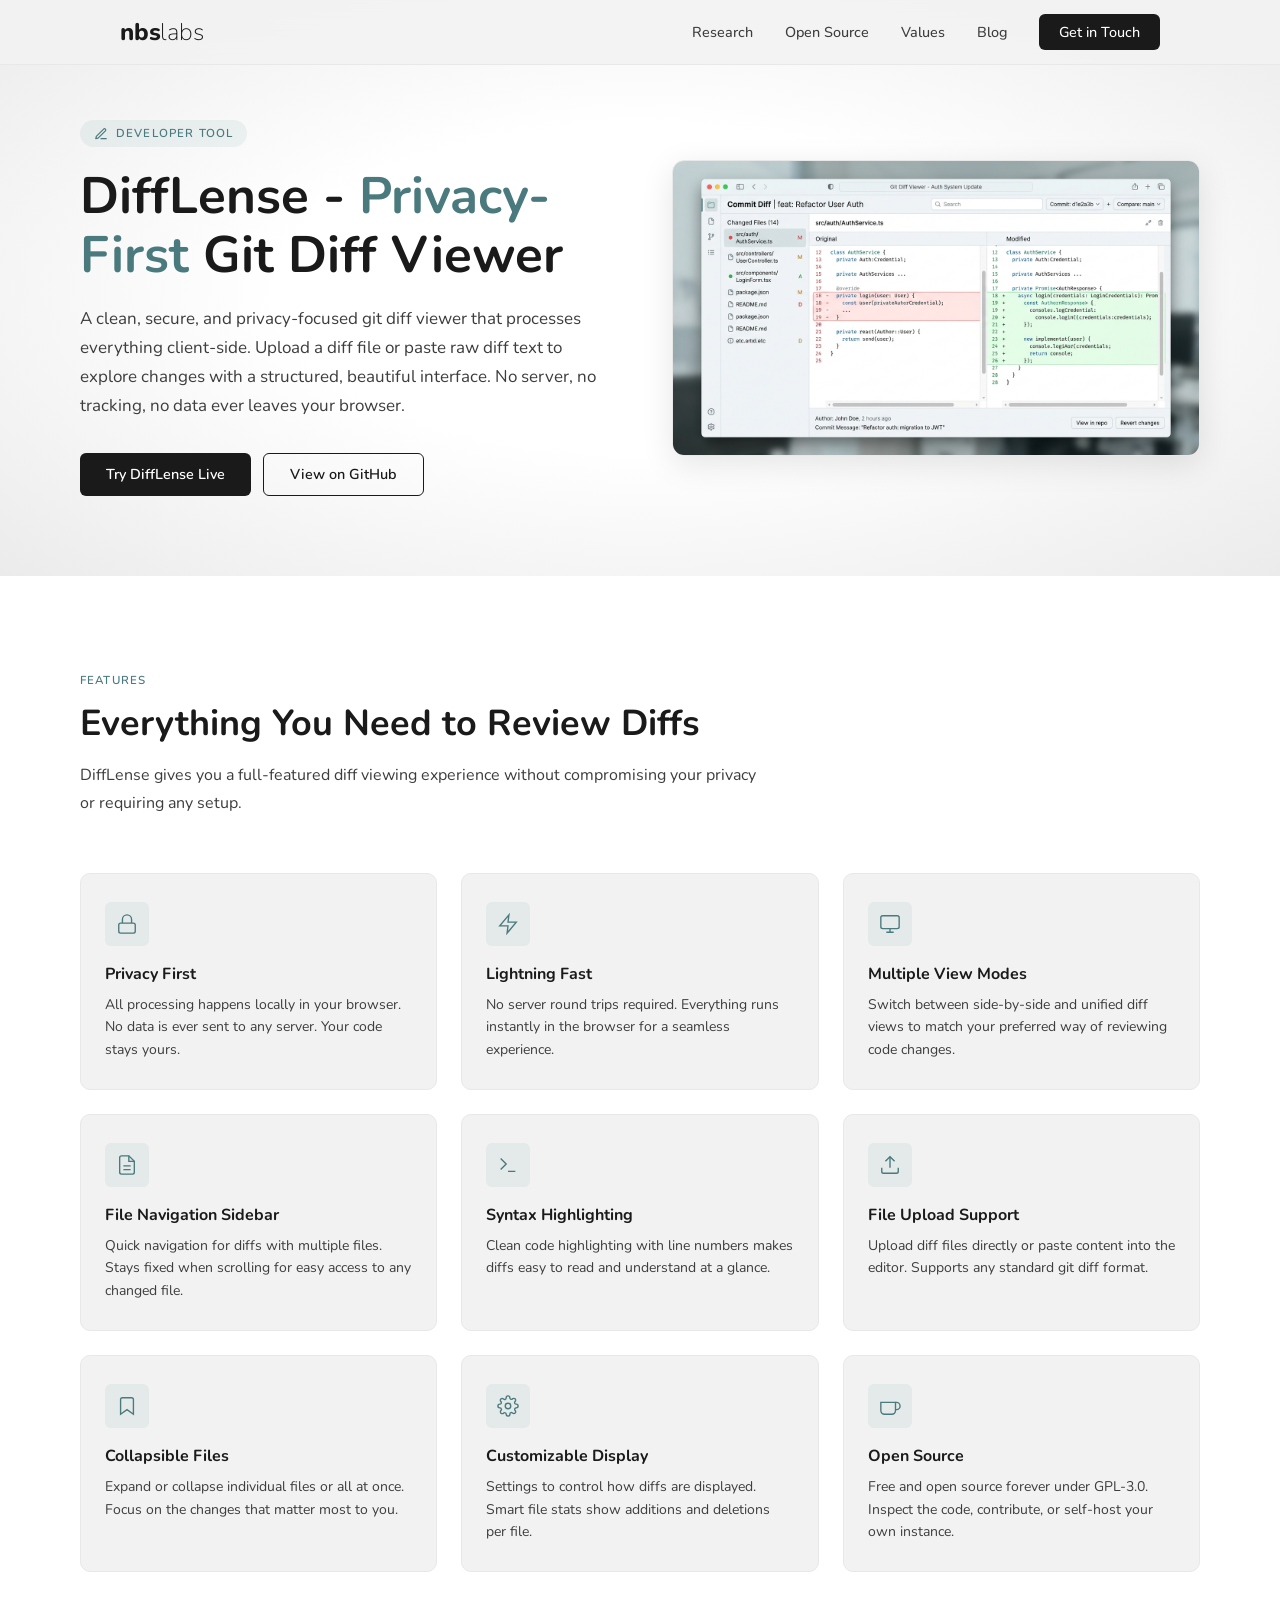
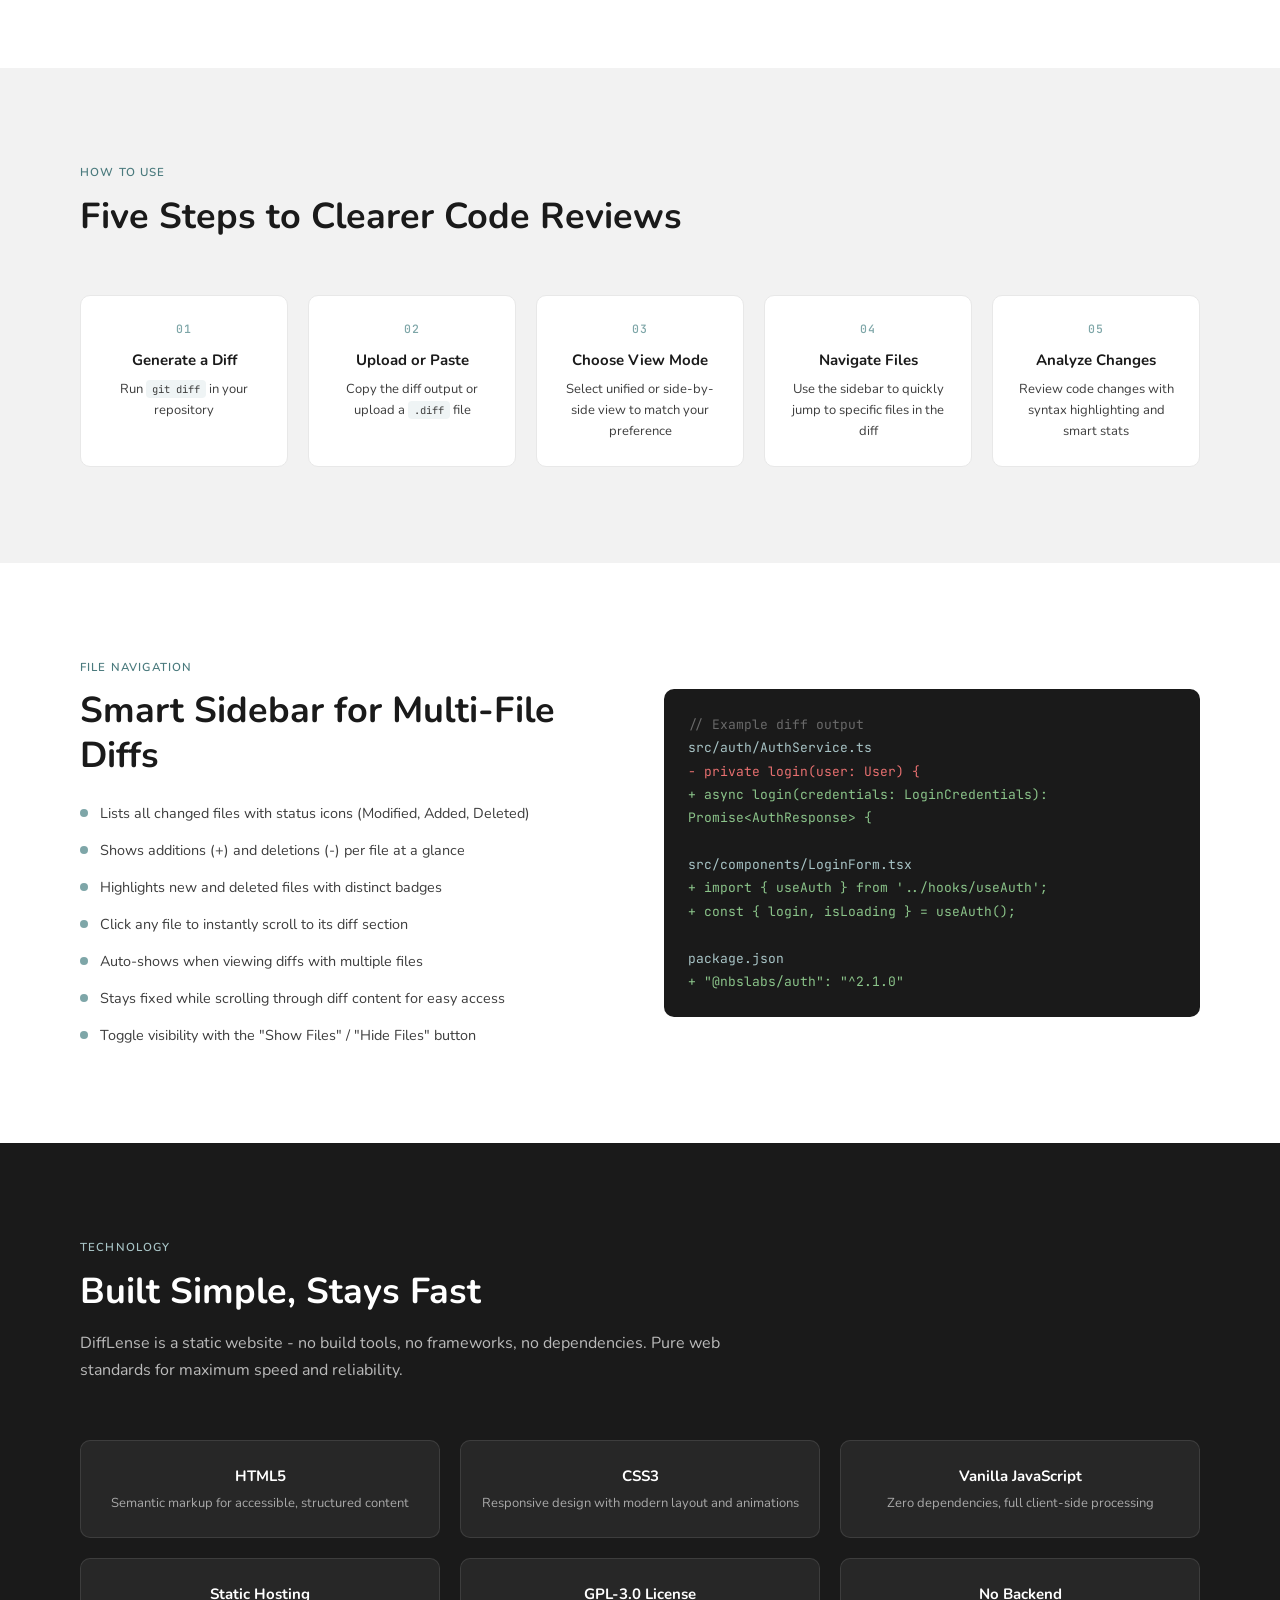
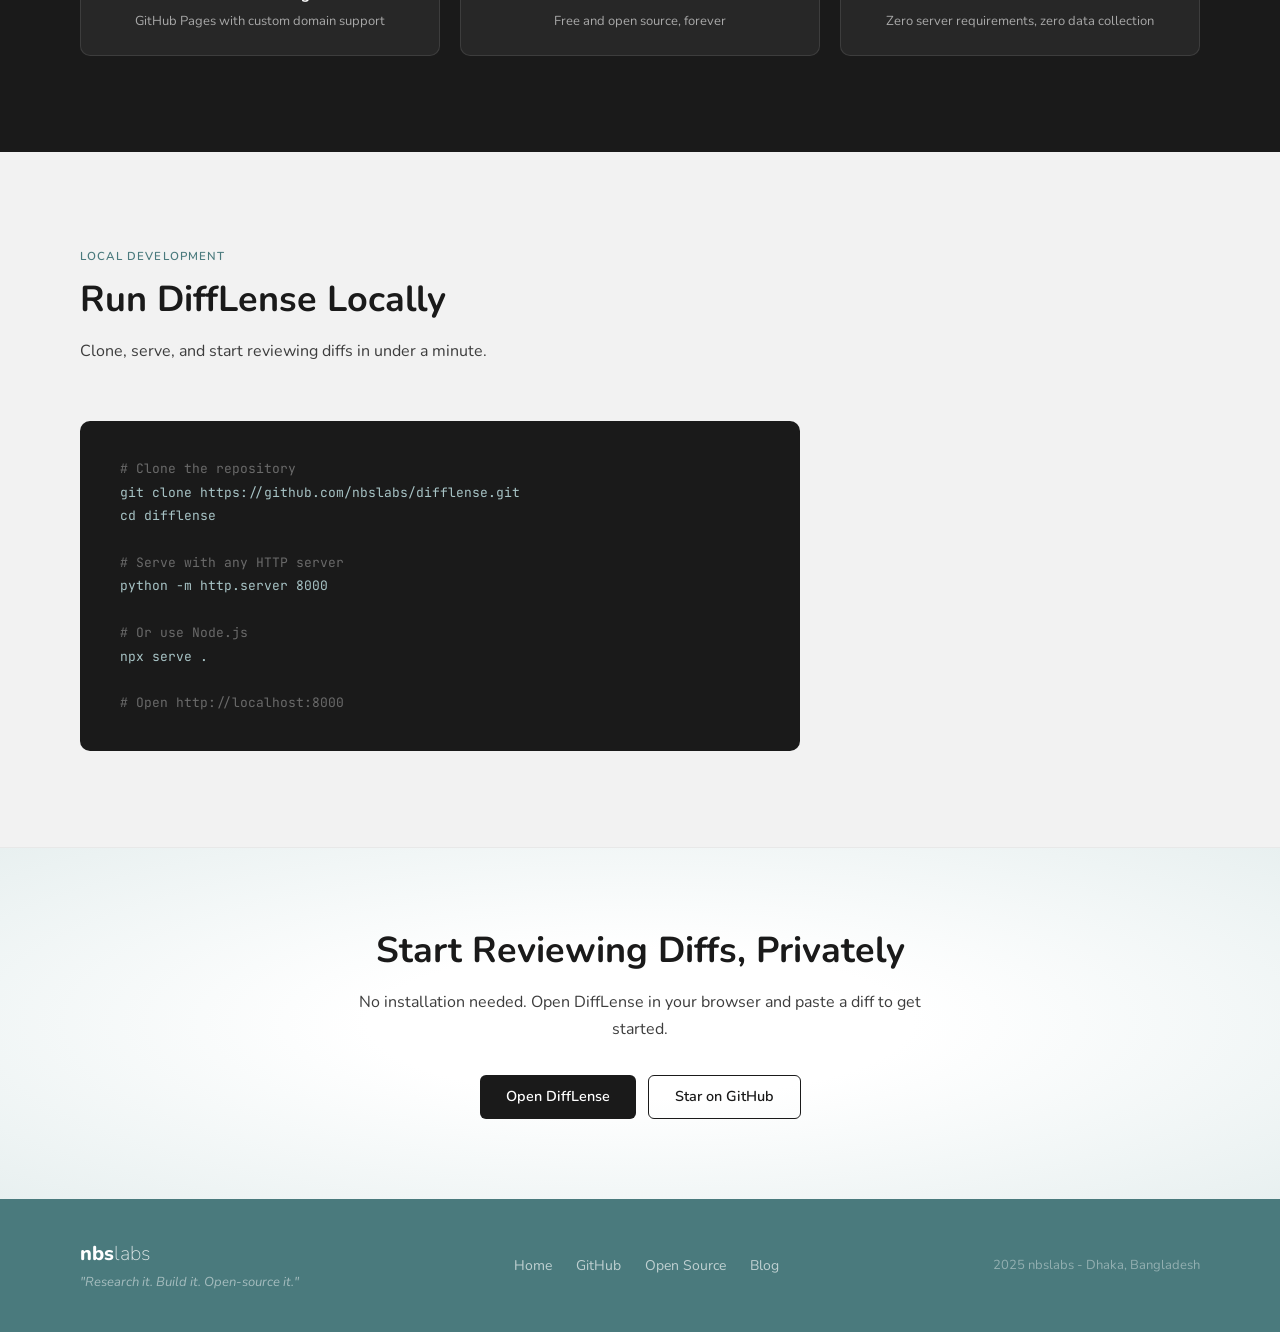
<file: projects/difflense.html>
<!DOCTYPE html>
<html lang="en">
<head>
  <meta charset="UTF-8">
  <meta name="viewport" content="width=device-width, initial-scale=1.0">
  <title>DiffLense - Privacy-Focused Git Diff Viewer | nbslabs</title>
  <meta name="description" content="DiffLense is a clean, secure, privacy-focused git diff viewer that processes everything client-side. Upload a diff file or paste raw diff text to explore changes.">
  <meta name="keywords" content="difflense, git diff viewer, diff tool, code review, privacy, client-side, nbslabs, open source">
  <meta property="og:title" content="DiffLense - Privacy-Focused Git Diff Viewer | nbslabs">
  <meta property="og:description" content="A clean, secure, privacy-focused git diff viewer that processes everything client-side. Side-by-side and unified views, file navigation, syntax highlighting.">
  <meta property="og:url" content="https://nbslabs.dev/projects/difflense">
  <meta property="og:type" content="website">

  <link rel="preconnect" href="https://fonts.googleapis.com">
  <link rel="preconnect" href="https://fonts.gstatic.com" crossorigin>
  <link href="https://fonts.googleapis.com/css2?family=Nunito:wght@200;300;400;500;600;700;800&family=JetBrains+Mono:wght@400;500&display=swap" rel="stylesheet">

  <style>
    :root {
      --color-primary:        #1A1A1A;
      --color-background:     #F2F2F2;
      --color-surface:        #FFFFFF;
      --color-accent:         #7EA6A8;
      --color-accent-dark:    #4A7A7D;
      --color-accent-light:   #A8C4C6;
      --color-secondary:      #8FA8B2;
      --color-text-primary:   #1A1A1A;
      --color-text-secondary: #3D3D3D;
      --color-text-muted:     #9E9E9E;
      --color-border:         #E8E8E8;
      --color-border-dark:    #CCCCCC;
      --font-sans:            'Nunito', sans-serif;
      --font-mono:            'JetBrains Mono', monospace;
      --shadow-sm:  0 1px 4px rgba(0,0,0,0.06);
      --shadow-md:  0 2px 12px rgba(0,0,0,0.08);
      --shadow-lg:  0 8px 32px rgba(0,0,0,0.10);
      --radius-sm:  6px;
      --radius-md:  10px;
      --radius-lg:  12px;
      --radius-full: 999px;
    }

    *, *::before, *::after { margin: 0; padding: 0; box-sizing: border-box; }
    html { scroll-behavior: smooth; font-size: 16px; }
    body {
      font-family: var(--font-sans);
      background: var(--color-background);
      color: var(--color-text-primary);
      line-height: 1.5;
      overflow-x: hidden;
    }
    a { text-decoration: none; color: inherit; }
    img { display: block; max-width: 100%; }
    ul { list-style: none; }

    /* Navigation */
    nav {
      position: fixed; top: 0; width: 100%; z-index: 100;
      background: rgba(242,242,242,0.92);
      backdrop-filter: blur(12px);
      -webkit-backdrop-filter: blur(12px);
      border-bottom: 1px solid var(--color-border);
      transition: box-shadow 0.3s;
    }
    nav.scrolled { box-shadow: var(--shadow-md); }
    .nav-inner {
      max-width: 1200px; margin: 0 auto; padding: 0 80px;
      height: 64px; display: flex; align-items: center; justify-content: space-between;
    }
    .logo { font-family: var(--font-sans); font-size: 1.5rem; letter-spacing: -0.01em; line-height: 1; }
    .logo .nbs  { font-weight: 800; color: var(--color-primary); }
    .logo .labs { font-weight: 200; color: var(--color-primary); }
    .nav-links { display: flex; gap: 2rem; align-items: center; }
    .nav-links a { font-size: 0.9rem; font-weight: 500; color: var(--color-text-secondary); transition: color 0.2s; }
    .nav-links a:hover { color: var(--color-accent-dark); }
    .nav-cta {
      background: var(--color-primary); color: #fff !important;
      padding: 8px 20px; border-radius: var(--radius-sm);
      font-weight: 600; font-size: 0.875rem; transition: background 0.2s !important;
    }
    .nav-cta:hover { background: var(--color-text-secondary) !important; }
    .nav-hamburger { display: none; flex-direction: column; gap: 5px; cursor: pointer; padding: 4px; }
    .nav-hamburger span { display: block; width: 22px; height: 2px; background: var(--color-primary); border-radius: 2px; transition: all 0.3s; }

    /* Hero */
    .project-hero {
      position: relative;
      padding: 120px 80px 80px;
      background: radial-gradient(ellipse at center, #FFFFFF 40%, #EBEBEB 100%);
      overflow: hidden;
    }
    .project-hero-inner {
      max-width: 1200px; margin: 0 auto;
      display: grid; grid-template-columns: 1fr 1fr; gap: 64px; align-items: center;
    }
    .project-badge {
      display: inline-flex; align-items: center; gap: 8px;
      font-size: 0.72rem; font-weight: 600; letter-spacing: 0.1em; text-transform: uppercase;
      color: var(--color-accent-dark);
      background: rgba(126,166,168,0.12);
      padding: 5px 14px; border-radius: var(--radius-full);
      margin-bottom: 20px;
    }
    .project-hero h1 {
      font-size: clamp(2.25rem, 4vw, 3.25rem);
      font-weight: 700; line-height: 1.15; color: var(--color-primary); margin-bottom: 20px;
    }
    .project-hero h1 em { font-style: normal; color: var(--color-accent-dark); }
    .project-hero-desc {
      font-size: 1.0625rem; color: var(--color-text-secondary);
      line-height: 1.7; max-width: 520px; margin-bottom: 32px;
    }
    .hero-actions { display: flex; gap: 12px; flex-wrap: wrap; }
    .btn-primary {
      background: var(--color-primary); color: #fff;
      padding: 11px 26px; border-radius: var(--radius-sm);
      font-family: var(--font-sans); font-weight: 600; font-size: 0.9rem;
      border: none; cursor: pointer; transition: background 0.2s; display: inline-block;
    }
    .btn-primary:hover { background: var(--color-text-secondary); }
    .btn-outline {
      background: transparent; color: var(--color-primary);
      padding: 10px 26px; border-radius: var(--radius-sm);
      font-family: var(--font-sans); font-weight: 600; font-size: 0.9rem;
      border: 1.5px solid var(--color-primary); cursor: pointer; transition: background 0.2s; display: inline-block;
    }
    .btn-outline:hover { background: var(--color-border); }
    .hero-image {
      border-radius: var(--radius-lg); overflow: hidden;
      box-shadow: var(--shadow-lg); border: 1px solid var(--color-border);
    }
    .hero-image img { width: 100%; height: auto; display: block; }

    /* Section shell */
    section { padding: 96px 80px; }
    .section-inner { max-width: 1200px; margin: 0 auto; }
    .section-label {
      font-size: 0.72rem; font-weight: 600; letter-spacing: 0.1em;
      text-transform: uppercase; color: var(--color-accent-dark); margin-bottom: 12px;
    }
    .section-heading {
      font-size: clamp(1.75rem, 3vw, 2.25rem); font-weight: 700;
      color: var(--color-primary); margin-bottom: 16px; line-height: 1.25;
    }
    .section-subtext { font-size: 1rem; color: var(--color-text-secondary); max-width: 680px; line-height: 1.7; }
    .section-header { margin-bottom: 56px; }

    /* Features grid */
    #features { background: var(--color-surface); }
    .features-grid { display: grid; grid-template-columns: repeat(3, 1fr); gap: 24px; }
    .feature-card {
      background: var(--color-background); border: 1px solid var(--color-border);
      border-radius: var(--radius-md); padding: 28px 24px;
      transition: box-shadow 0.25s, transform 0.25s;
      position: relative; overflow: hidden;
    }
    .feature-card::after {
      content: ''; position: absolute; top: 0; left: 0; right: 0; height: 2px;
      background: var(--color-accent); transform: scaleX(0); transform-origin: left; transition: transform 0.3s;
    }
    .feature-card:hover::after { transform: scaleX(1); }
    .feature-card:hover { box-shadow: var(--shadow-md); transform: translateY(-3px); }
    .feature-icon {
      width: 44px; height: 44px; border-radius: var(--radius-sm);
      background: rgba(126,166,168,0.12); display: flex; align-items: center; justify-content: center;
      margin-bottom: 16px;
    }
    .feature-icon svg { width: 22px; height: 22px; stroke: var(--color-accent-dark); stroke-width: 1.5; fill: none; }
    .feature-card h3 { font-size: 1rem; font-weight: 700; margin-bottom: 8px; color: var(--color-primary); }
    .feature-card p { font-size: 0.875rem; color: var(--color-text-secondary); line-height: 1.6; }

    /* How to use */
    #how-to-use { background: var(--color-background); }
    .steps-grid { display: grid; grid-template-columns: repeat(5, 1fr); gap: 20px; }
    .step-card {
      background: var(--color-surface); border: 1px solid var(--color-border);
      border-radius: var(--radius-md); padding: 24px 20px; text-align: center;
      transition: box-shadow 0.25s, transform 0.25s;
    }
    .step-card:hover { box-shadow: var(--shadow-md); transform: translateY(-3px); }
    .step-number {
      font-family: var(--font-mono); font-size: 0.72rem; font-weight: 500;
      color: var(--color-accent); letter-spacing: 0.08em; margin-bottom: 12px; display: block;
    }
    .step-card h3 { font-size: 0.9375rem; font-weight: 700; margin-bottom: 8px; color: var(--color-primary); }
    .step-card p { font-size: 0.8125rem; color: var(--color-text-secondary); line-height: 1.6; }

    /* Sidebar feature */
    #sidebar-feature { background: var(--color-surface); }
    .sidebar-grid { display: grid; grid-template-columns: 1fr 1fr; gap: 48px; align-items: center; }
    .sidebar-bullets { display: flex; flex-direction: column; gap: 14px; }
    .sidebar-bullet {
      display: flex; gap: 12px; align-items: flex-start;
      font-size: 0.9rem; color: var(--color-text-secondary); line-height: 1.6;
    }
    .sb-dot {
      width: 8px; height: 8px; border-radius: 50%;
      background: var(--color-accent); margin-top: 7px; flex-shrink: 0;
    }
    .sidebar-visual {
      background: var(--color-primary); border-radius: var(--radius-md);
      padding: 24px; font-family: var(--font-mono); font-size: 0.8125rem;
      color: rgba(255,255,255,0.9); line-height: 1.8;
    }
    .sidebar-visual .comment { color: rgba(255,255,255,0.35); }
    .sidebar-visual .cmd { color: var(--color-accent-light); }
    .sidebar-visual .added { color: #8BC48A; }
    .sidebar-visual .removed { color: #E87070; }
    .sidebar-visual .file { color: #A8C4C6; }

    /* Tech stack */
    #tech { background: var(--color-primary); }
    #tech .section-label { color: var(--color-accent-light); }
    #tech .section-heading { color: #fff; }
    #tech .section-subtext { color: rgba(255,255,255,0.7); }
    .tech-grid { display: grid; grid-template-columns: repeat(3, 1fr); gap: 20px; margin-top: 40px; }
    .tech-card {
      background: rgba(255,255,255,0.06); border: 1px solid rgba(255,255,255,0.1);
      border-radius: var(--radius-md); padding: 24px 20px; text-align: center;
      transition: background 0.25s;
    }
    .tech-card:hover { background: rgba(255,255,255,0.1); }
    .tech-card h4 { font-size: 0.9375rem; font-weight: 700; color: #fff; margin-bottom: 6px; }
    .tech-card p { font-size: 0.8125rem; color: rgba(255,255,255,0.6); line-height: 1.5; }

    /* Quick start */
    #quickstart { background: var(--color-background); }
    .quickstart-panel {
      background: var(--color-primary); border-radius: var(--radius-md);
      padding: 36px 40px; font-family: var(--font-mono); font-size: 0.8125rem;
      color: rgba(255,255,255,0.9); line-height: 1.8; max-width: 720px;
    }
    .quickstart-panel .comment { color: rgba(255,255,255,0.35); }
    .quickstart-panel .cmd { color: var(--color-accent-light); }

    /* CTA */
    .cta-section {
      background: radial-gradient(ellipse at center, #FFFFFF 30%, #E8F0F0 100%);
      border-top: 1px solid var(--color-border);
      text-align: center; padding: 80px;
    }
    .cta-section .section-inner { max-width: 600px; }
    .cta-section .section-heading { margin-bottom: 16px; }
    .cta-section .section-subtext { margin: 0 auto 32px; text-align: center; }
    .cta-actions { display: flex; gap: 12px; justify-content: center; flex-wrap: wrap; }

    /* Footer */
    footer {
      background: var(--color-accent-dark); padding: 40px 80px; color: rgba(255,255,255,0.8);
    }
    .footer-inner {
      max-width: 1200px; margin: 0 auto; display: flex; align-items: center;
      justify-content: space-between; gap: 32px; flex-wrap: wrap;
    }
    .footer-logo .nbs  { font-size: 1.25rem; font-weight: 800; color: #fff; }
    .footer-logo .labs { font-size: 1.25rem; font-weight: 200; color: rgba(255,255,255,0.8); }
    .footer-tagline { font-size: 0.8125rem; color: rgba(255,255,255,0.5); margin-top: 4px; font-style: italic; }
    .footer-links { display: flex; gap: 24px; flex-wrap: wrap; }
    .footer-links a { font-size: 0.875rem; color: rgba(255,255,255,0.65); transition: color 0.2s; }
    .footer-links a:hover { color: #fff; }
    .footer-copy { font-size: 0.8125rem; color: rgba(255,255,255,0.4); }

    /* Reveal */
    .reveal { opacity: 0; transform: translateY(24px); transition: opacity 0.55s ease, transform 0.55s ease; }
    .reveal.visible { opacity: 1; transform: translateY(0); }

    /* Responsive */
    @media (max-width: 1024px) {
      section { padding: 72px 40px; }
      .project-hero { padding: 100px 40px 72px; }
      .nav-inner { padding: 0 40px; }
      footer { padding: 32px 40px; }
      .project-hero-inner { grid-template-columns: 1fr; gap: 40px; }
      .features-grid { grid-template-columns: repeat(2, 1fr); }
      .steps-grid { grid-template-columns: repeat(3, 1fr); }
      .sidebar-grid { grid-template-columns: 1fr; gap: 32px; }
      .tech-grid { grid-template-columns: repeat(2, 1fr); }
    }
    @media (max-width: 768px) {
      section { padding: 56px 20px; }
      .project-hero { padding: 88px 20px 56px; }
      .nav-inner { padding: 0 20px; }
      footer { padding: 28px 20px; }
      .nav-links { display: none; }
      .nav-links.open {
        display: flex; flex-direction: column; position: absolute;
        top: 64px; left: 0; right: 0;
        background: rgba(242,242,242,0.97); backdrop-filter: blur(12px);
        -webkit-backdrop-filter: blur(12px);
        border-bottom: 1px solid var(--color-border); padding: 16px 20px; gap: 4px;
      }
      .nav-links.open a { padding: 10px 0; font-size: 1rem; border-bottom: 1px solid var(--color-border); }
      .nav-links.open a:last-child { border-bottom: none; }
      .nav-hamburger { display: flex; }
      .features-grid { grid-template-columns: 1fr; }
      .steps-grid { grid-template-columns: repeat(2, 1fr); }
      .tech-grid { grid-template-columns: 1fr; }
      .quickstart-panel { padding: 24px 20px; }
      .cta-section { padding: 56px 20px; }
      .footer-inner { flex-direction: column; align-items: flex-start; gap: 20px; }
    }
  </style>
</head>
<body>

  <!-- Navigation -->
  <nav id="navbar" role="navigation" aria-label="Main navigation">
    <div class="nav-inner">
      <a href="/" class="logo"><span class="nbs">nbs</span><span class="labs">labs</span></a>
      <ul class="nav-links" id="navLinks">
        <li><a href="/#research">Research</a></li>
        <li><a href="/#oss">Open Source</a></li>
        <li><a href="/#values">Values</a></li>
        <li><a href="/blog/">Blog</a></li>
        <li><a href="/#contact" class="nav-cta">Get in Touch</a></li>
      </ul>
      <div class="nav-hamburger" id="hamburger" aria-label="Toggle menu" role="button" tabindex="0">
        <span></span><span></span><span></span>
      </div>
    </div>
  </nav>

  <!-- Hero -->
  <section class="project-hero">
    <div class="project-hero-inner">
      <div>
        <span class="project-badge">
          <svg width="14" height="14" viewBox="0 0 24 24" fill="none" stroke="currentColor" stroke-width="2" stroke-linecap="round" stroke-linejoin="round"><path d="M12 20h9"/><path d="M16.5 3.5a2.121 2.121 0 0 1 3 3L7 19l-4 1 1-4L16.5 3.5z"/></svg>
          Developer Tool
        </span>
        <h1>DiffLense - <em>Privacy-First</em> Git Diff Viewer</h1>
        <p class="project-hero-desc">
          A clean, secure, and privacy-focused git diff viewer that processes everything client-side.
          Upload a diff file or paste raw diff text to explore changes with a structured, beautiful interface.
          No server, no tracking, no data ever leaves your browser.
        </p>
        <div class="hero-actions">
          <a href="https://difflense.nbslabs.dev" target="_blank" rel="noopener" class="btn-primary">Try DiffLense Live</a>
          <a href="https://github.com/nbslabs/difflense" target="_blank" rel="noopener" class="btn-outline">View on GitHub</a>
        </div>
      </div>
      <div class="hero-image">
        <img src="assets/difflense-hero.jpg" alt="DiffLense - Git diff viewer interface showing side-by-side code comparison with file navigation sidebar" loading="eager">
      </div>
    </div>
  </section>

  <!-- Features -->
  <section id="features">
    <div class="section-inner">
      <div class="section-header">
        <p class="section-label">Features</p>
        <h2 class="section-heading">Everything You Need to Review Diffs</h2>
        <p class="section-subtext">DiffLense gives you a full-featured diff viewing experience without compromising your privacy or requiring any setup.</p>
      </div>
      <div class="features-grid">
        <div class="feature-card reveal">
          <div class="feature-icon">
            <svg viewBox="0 0 24 24"><rect x="3" y="11" width="18" height="11" rx="2" ry="2"/><path d="M7 11V7a5 5 0 0 1 10 0v4"/></svg>
          </div>
          <h3>Privacy First</h3>
          <p>All processing happens locally in your browser. No data is ever sent to any server. Your code stays yours.</p>
        </div>
        <div class="feature-card reveal">
          <div class="feature-icon">
            <svg viewBox="0 0 24 24"><polygon points="13 2 3 14 12 14 11 22 21 10 12 10 13 2"/></svg>
          </div>
          <h3>Lightning Fast</h3>
          <p>No server round trips required. Everything runs instantly in the browser for a seamless experience.</p>
        </div>
        <div class="feature-card reveal">
          <div class="feature-icon">
            <svg viewBox="0 0 24 24"><rect x="2" y="3" width="20" height="14" rx="2" ry="2"/><line x1="8" y1="21" x2="16" y2="21"/><line x1="12" y1="17" x2="12" y2="21"/></svg>
          </div>
          <h3>Multiple View Modes</h3>
          <p>Switch between side-by-side and unified diff views to match your preferred way of reviewing code changes.</p>
        </div>
        <div class="feature-card reveal">
          <div class="feature-icon">
            <svg viewBox="0 0 24 24"><path d="M14 2H6a2 2 0 0 0-2 2v16a2 2 0 0 0 2 2h12a2 2 0 0 0 2-2V8z"/><polyline points="14 2 14 8 20 8"/><line x1="16" y1="13" x2="8" y2="13"/><line x1="16" y1="17" x2="8" y2="17"/></svg>
          </div>
          <h3>File Navigation Sidebar</h3>
          <p>Quick navigation for diffs with multiple files. Stays fixed when scrolling for easy access to any changed file.</p>
        </div>
        <div class="feature-card reveal">
          <div class="feature-icon">
            <svg viewBox="0 0 24 24"><polyline points="4 17 10 11 4 5"/><line x1="12" y1="19" x2="20" y2="19"/></svg>
          </div>
          <h3>Syntax Highlighting</h3>
          <p>Clean code highlighting with line numbers makes diffs easy to read and understand at a glance.</p>
        </div>
        <div class="feature-card reveal">
          <div class="feature-icon">
            <svg viewBox="0 0 24 24"><path d="M21 15v4a2 2 0 0 1-2 2H5a2 2 0 0 1-2-2v-4"/><polyline points="17 8 12 3 7 8"/><line x1="12" y1="3" x2="12" y2="15"/></svg>
          </div>
          <h3>File Upload Support</h3>
          <p>Upload diff files directly or paste content into the editor. Supports any standard git diff format.</p>
        </div>
        <div class="feature-card reveal">
          <div class="feature-icon">
            <svg viewBox="0 0 24 24"><path d="M19 21l-7-5-7 5V5a2 2 0 0 1 2-2h10a2 2 0 0 1 2 2z"/></svg>
          </div>
          <h3>Collapsible Files</h3>
          <p>Expand or collapse individual files or all at once. Focus on the changes that matter most to you.</p>
        </div>
        <div class="feature-card reveal">
          <div class="feature-icon">
            <svg viewBox="0 0 24 24"><circle cx="12" cy="12" r="3"/><path d="M19.4 15a1.65 1.65 0 0 0 .33 1.82l.06.06a2 2 0 0 1 0 2.83 2 2 0 0 1-2.83 0l-.06-.06a1.65 1.65 0 0 0-1.82-.33 1.65 1.65 0 0 0-1 1.51V21a2 2 0 0 1-2 2 2 2 0 0 1-2-2v-.09A1.65 1.65 0 0 0 9 19.4a1.65 1.65 0 0 0-1.82.33l-.06.06a2 2 0 0 1-2.83 0 2 2 0 0 1 0-2.83l.06-.06A1.65 1.65 0 0 0 4.68 15a1.65 1.65 0 0 0-1.51-1H3a2 2 0 0 1-2-2 2 2 0 0 1 2-2h.09A1.65 1.65 0 0 0 4.6 9a1.65 1.65 0 0 0-.33-1.82l-.06-.06a2 2 0 0 1 0-2.83 2 2 0 0 1 2.83 0l.06.06A1.65 1.65 0 0 0 9 4.68a1.65 1.65 0 0 0 1-1.51V3a2 2 0 0 1 2-2 2 2 0 0 1 2 2v.09a1.65 1.65 0 0 0 1 1.51 1.65 1.65 0 0 0 1.82-.33l.06-.06a2 2 0 0 1 2.83 0 2 2 0 0 1 0 2.83l-.06.06a1.65 1.65 0 0 0-.33 1.82V9a1.65 1.65 0 0 0 1.51 1H21a2 2 0 0 1 2 2 2 2 0 0 1-2 2h-.09a1.65 1.65 0 0 0-1.51 1z"/></svg>
          </div>
          <h3>Customizable Display</h3>
          <p>Settings to control how diffs are displayed. Smart file stats show additions and deletions per file.</p>
        </div>
        <div class="feature-card reveal">
          <div class="feature-icon">
            <svg viewBox="0 0 24 24"><path d="M18 8h1a4 4 0 0 1 0 8h-1"/><path d="M2 8h16v9a4 4 0 0 1-4 4H6a4 4 0 0 1-4-4V8z"/></svg>
          </div>
          <h3>Open Source</h3>
          <p>Free and open source forever under GPL-3.0. Inspect the code, contribute, or self-host your own instance.</p>
        </div>
      </div>
    </div>
  </section>

  <!-- How to Use -->
  <section id="how-to-use">
    <div class="section-inner">
      <div class="section-header">
        <p class="section-label">How to Use</p>
        <h2 class="section-heading">Five Steps to Clearer Code Reviews</h2>
      </div>
      <div class="steps-grid">
        <div class="step-card reveal">
          <span class="step-number">01</span>
          <h3>Generate a Diff</h3>
          <p>Run <code style="font-family:var(--font-mono);font-size:0.8em;background:rgba(126,166,168,0.12);padding:2px 6px;border-radius:4px;">git diff</code> in your repository</p>
        </div>
        <div class="step-card reveal">
          <span class="step-number">02</span>
          <h3>Upload or Paste</h3>
          <p>Copy the diff output or upload a <code style="font-family:var(--font-mono);font-size:0.8em;background:rgba(126,166,168,0.12);padding:2px 6px;border-radius:4px;">.diff</code> file</p>
        </div>
        <div class="step-card reveal">
          <span class="step-number">03</span>
          <h3>Choose View Mode</h3>
          <p>Select unified or side-by-side view to match your preference</p>
        </div>
        <div class="step-card reveal">
          <span class="step-number">04</span>
          <h3>Navigate Files</h3>
          <p>Use the sidebar to quickly jump to specific files in the diff</p>
        </div>
        <div class="step-card reveal">
          <span class="step-number">05</span>
          <h3>Analyze Changes</h3>
          <p>Review code changes with syntax highlighting and smart stats</p>
        </div>
      </div>
    </div>
  </section>

  <!-- File Navigation Sidebar Feature -->
  <section id="sidebar-feature">
    <div class="section-inner">
      <div class="sidebar-grid">
        <div>
          <p class="section-label">File Navigation</p>
          <h2 class="section-heading" style="margin-bottom:24px;">Smart Sidebar for Multi-File Diffs</h2>
          <div class="sidebar-bullets">
            <div class="sidebar-bullet reveal"><div class="sb-dot"></div><span>Lists all changed files with status icons (Modified, Added, Deleted)</span></div>
            <div class="sidebar-bullet reveal"><div class="sb-dot"></div><span>Shows additions (+) and deletions (-) per file at a glance</span></div>
            <div class="sidebar-bullet reveal"><div class="sb-dot"></div><span>Highlights new and deleted files with distinct badges</span></div>
            <div class="sidebar-bullet reveal"><div class="sb-dot"></div><span>Click any file to instantly scroll to its diff section</span></div>
            <div class="sidebar-bullet reveal"><div class="sb-dot"></div><span>Auto-shows when viewing diffs with multiple files</span></div>
            <div class="sidebar-bullet reveal"><div class="sb-dot"></div><span>Stays fixed while scrolling through diff content for easy access</span></div>
            <div class="sidebar-bullet reveal"><div class="sb-dot"></div><span>Toggle visibility with the "Show Files" / "Hide Files" button</span></div>
          </div>
        </div>
        <div class="sidebar-visual reveal">
          <span class="comment">// Example diff output</span><br>
          <span class="file">src/auth/AuthService.ts</span><br>
          <span class="removed">- private login(user: User) {</span><br>
          <span class="added">+ async login(credentials: LoginCredentials): Promise&lt;AuthResponse&gt; {</span><br><br>
          <span class="file">src/components/LoginForm.tsx</span><br>
          <span class="added">+ import { useAuth } from '../hooks/useAuth';</span><br>
          <span class="added">+ const { login, isLoading } = useAuth();</span><br><br>
          <span class="file">package.json</span><br>
          <span class="added">+ "@nbslabs/auth": "^2.1.0"</span>
        </div>
      </div>
    </div>
  </section>

  <!-- Tech Stack -->
  <section id="tech">
    <div class="section-inner">
      <div class="section-header">
        <p class="section-label">Technology</p>
        <h2 class="section-heading">Built Simple, Stays Fast</h2>
        <p class="section-subtext">DiffLense is a static website - no build tools, no frameworks, no dependencies. Pure web standards for maximum speed and reliability.</p>
      </div>
      <div class="tech-grid">
        <div class="tech-card reveal">
          <h4>HTML5</h4>
          <p>Semantic markup for accessible, structured content</p>
        </div>
        <div class="tech-card reveal">
          <h4>CSS3</h4>
          <p>Responsive design with modern layout and animations</p>
        </div>
        <div class="tech-card reveal">
          <h4>Vanilla JavaScript</h4>
          <p>Zero dependencies, full client-side processing</p>
        </div>
        <div class="tech-card reveal">
          <h4>Static Hosting</h4>
          <p>GitHub Pages with custom domain support</p>
        </div>
        <div class="tech-card reveal">
          <h4>GPL-3.0 License</h4>
          <p>Free and open source, forever</p>
        </div>
        <div class="tech-card reveal">
          <h4>No Backend</h4>
          <p>Zero server requirements, zero data collection</p>
        </div>
      </div>
    </div>
  </section>

  <!-- Quick Start -->
  <section id="quickstart">
    <div class="section-inner">
      <div class="section-header">
        <p class="section-label">Local Development</p>
        <h2 class="section-heading">Run DiffLense Locally</h2>
        <p class="section-subtext">Clone, serve, and start reviewing diffs in under a minute.</p>
      </div>
      <div class="quickstart-panel reveal">
        <span class="comment"># Clone the repository</span><br>
        <span class="cmd">git clone https://github.com/nbslabs/difflense.git</span><br>
        <span class="cmd">cd difflense</span><br><br>
        <span class="comment"># Serve with any HTTP server</span><br>
        <span class="cmd">python -m http.server 8000</span><br><br>
        <span class="comment"># Or use Node.js</span><br>
        <span class="cmd">npx serve .</span><br><br>
        <span class="comment"># Open http://localhost:8000</span>
      </div>
    </div>
  </section>

  <!-- CTA -->
  <section class="cta-section">
    <div class="section-inner">
      <h2 class="section-heading">Start Reviewing Diffs, Privately</h2>
      <p class="section-subtext">No installation needed. Open DiffLense in your browser and paste a diff to get started.</p>
      <div class="cta-actions">
        <a href="https://difflense.nbslabs.dev" target="_blank" rel="noopener" class="btn-primary">Open DiffLense</a>
        <a href="https://github.com/nbslabs/difflense" target="_blank" rel="noopener" class="btn-outline">Star on GitHub</a>
      </div>
    </div>
  </section>

  <!-- Footer -->
  <footer>
    <div class="footer-inner">
      <div>
        <div class="footer-logo"><span class="nbs">nbs</span><span class="labs">labs</span></div>
        <div class="footer-tagline">"Research it. Build it. Open-source it."</div>
      </div>
      <div class="footer-links">
        <a href="/">Home</a>
        <a href="https://github.com/nbslabs" target="_blank" rel="noopener">GitHub</a>
        <a href="/#oss">Open Source</a>
        <a href="/blog/">Blog</a>
      </div>
      <div class="footer-copy">2025 nbslabs - Dhaka, Bangladesh</div>
    </div>
  </footer>

  <script>
    const navbar = document.getElementById('navbar');
    window.addEventListener('scroll', () => navbar.classList.toggle('scrolled', window.scrollY > 20));
    const hamburger = document.getElementById('hamburger');
    const navLinks = document.getElementById('navLinks');
    hamburger.addEventListener('click', () => navLinks.classList.toggle('open'));
    hamburger.addEventListener('keydown', e => { if (e.key === 'Enter' || e.key === ' ') navLinks.classList.toggle('open'); });
    navLinks.querySelectorAll('a').forEach(a => a.addEventListener('click', () => navLinks.classList.remove('open')));
    const revealEls = document.querySelectorAll('.reveal');
    const observer = new IntersectionObserver(entries => {
      entries.forEach(e => { if (e.isIntersecting) { e.target.classList.add('visible'); observer.unobserve(e.target); } });
    }, { threshold: 0.1, rootMargin: '0px 0px -48px 0px' });
    revealEls.forEach(el => observer.observe(el));
  </script>
</body>
</html>
</file>
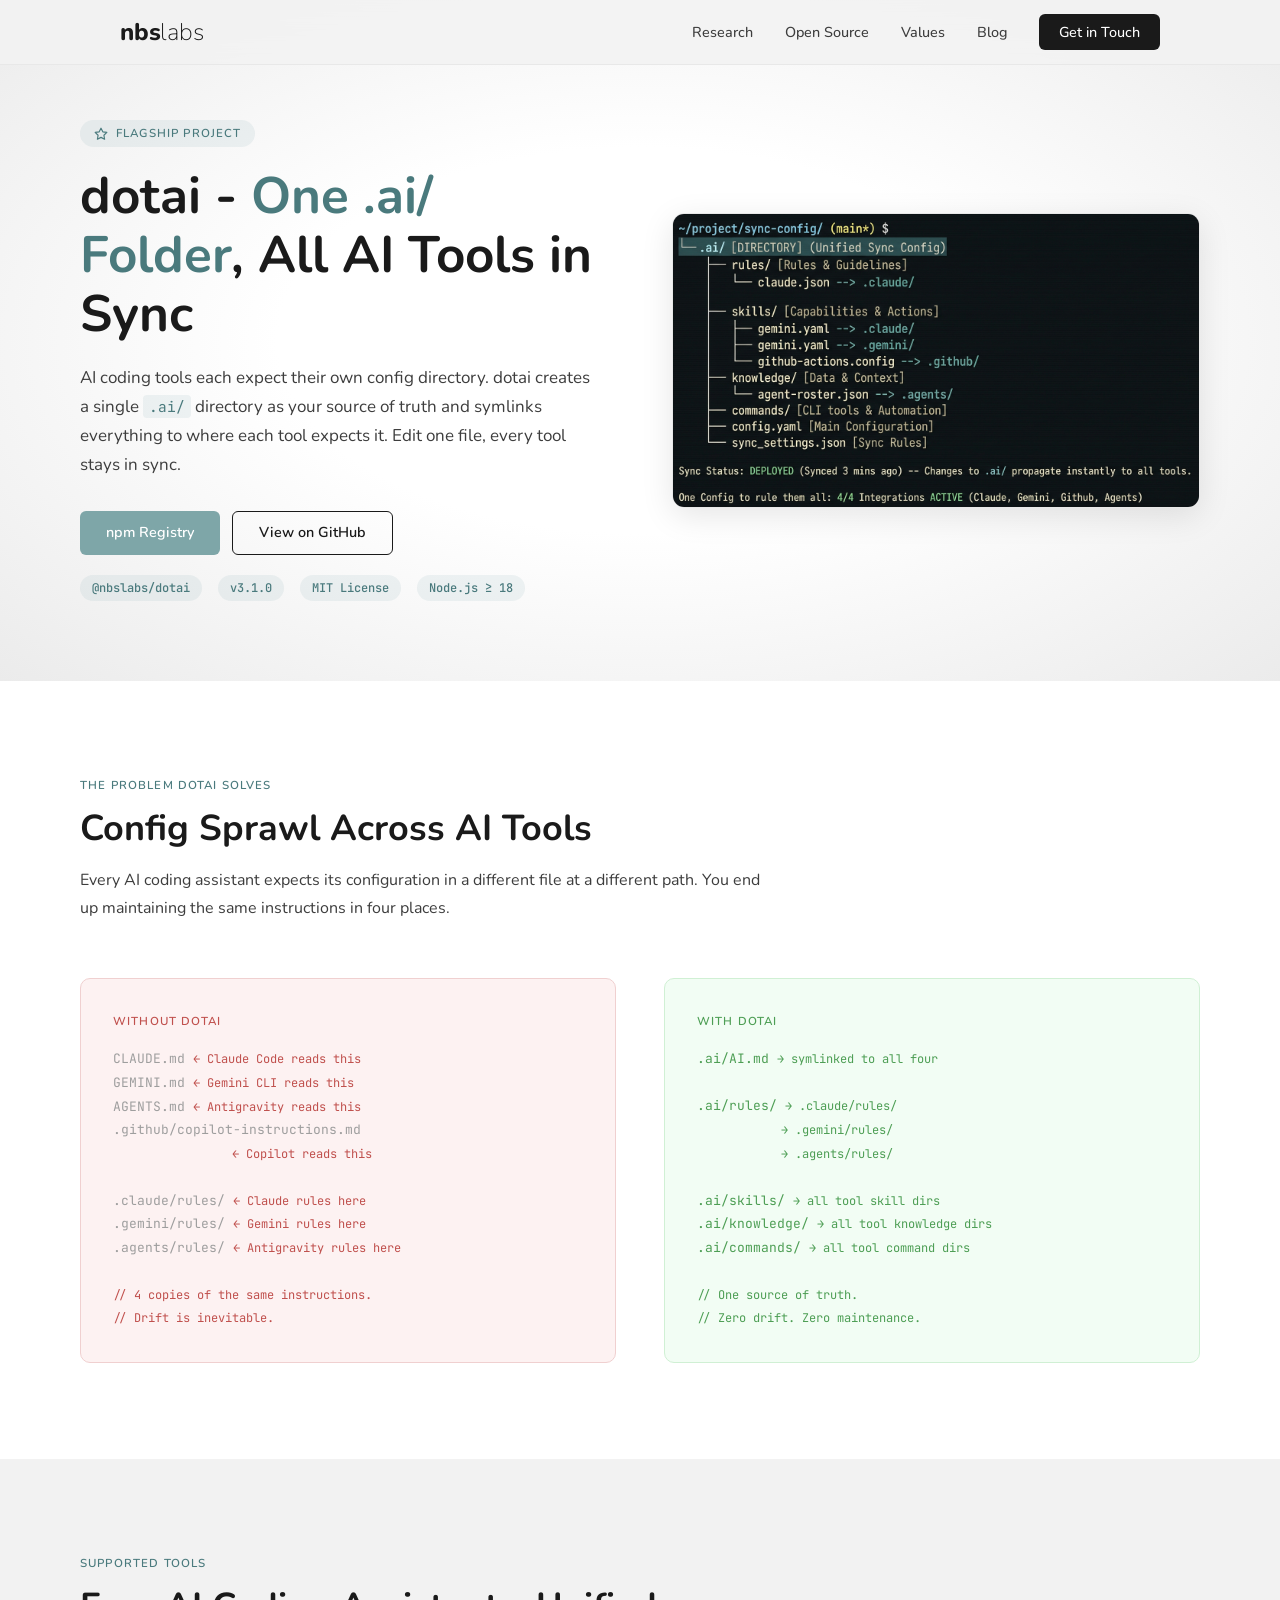
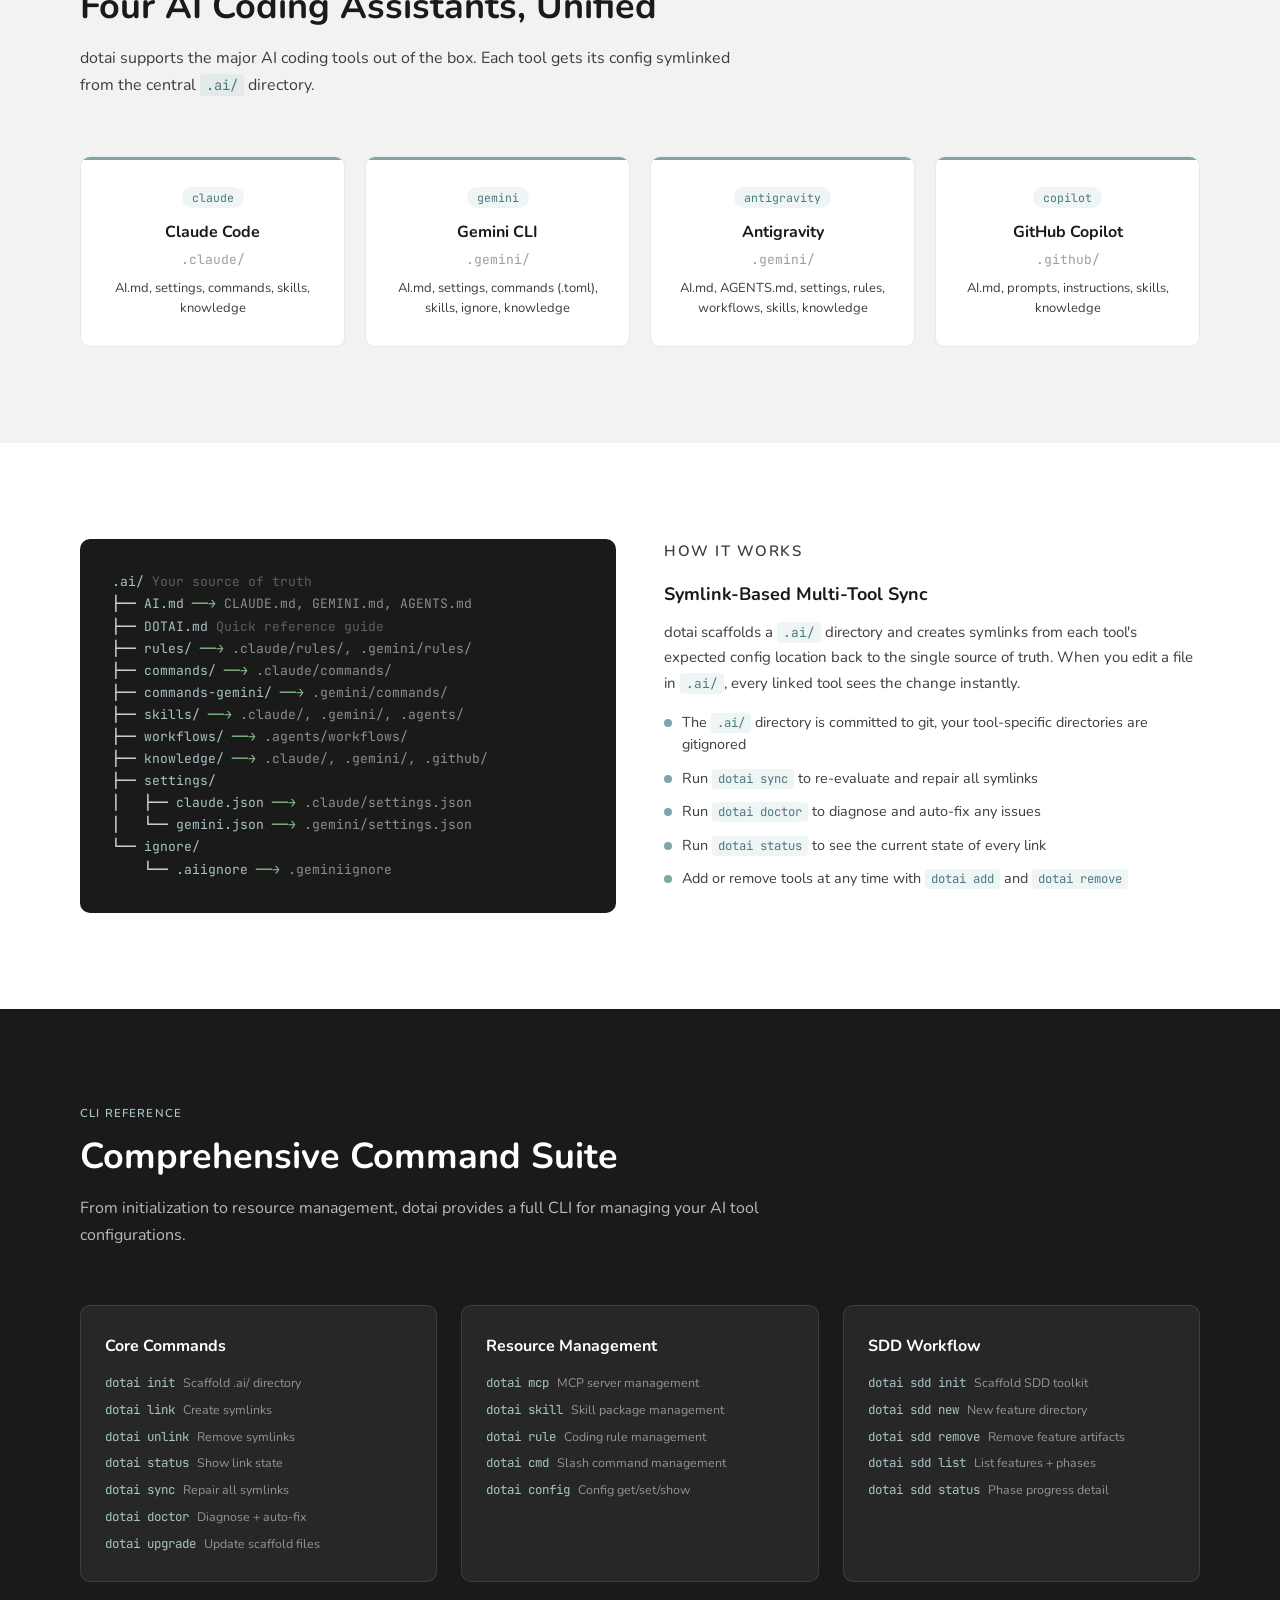
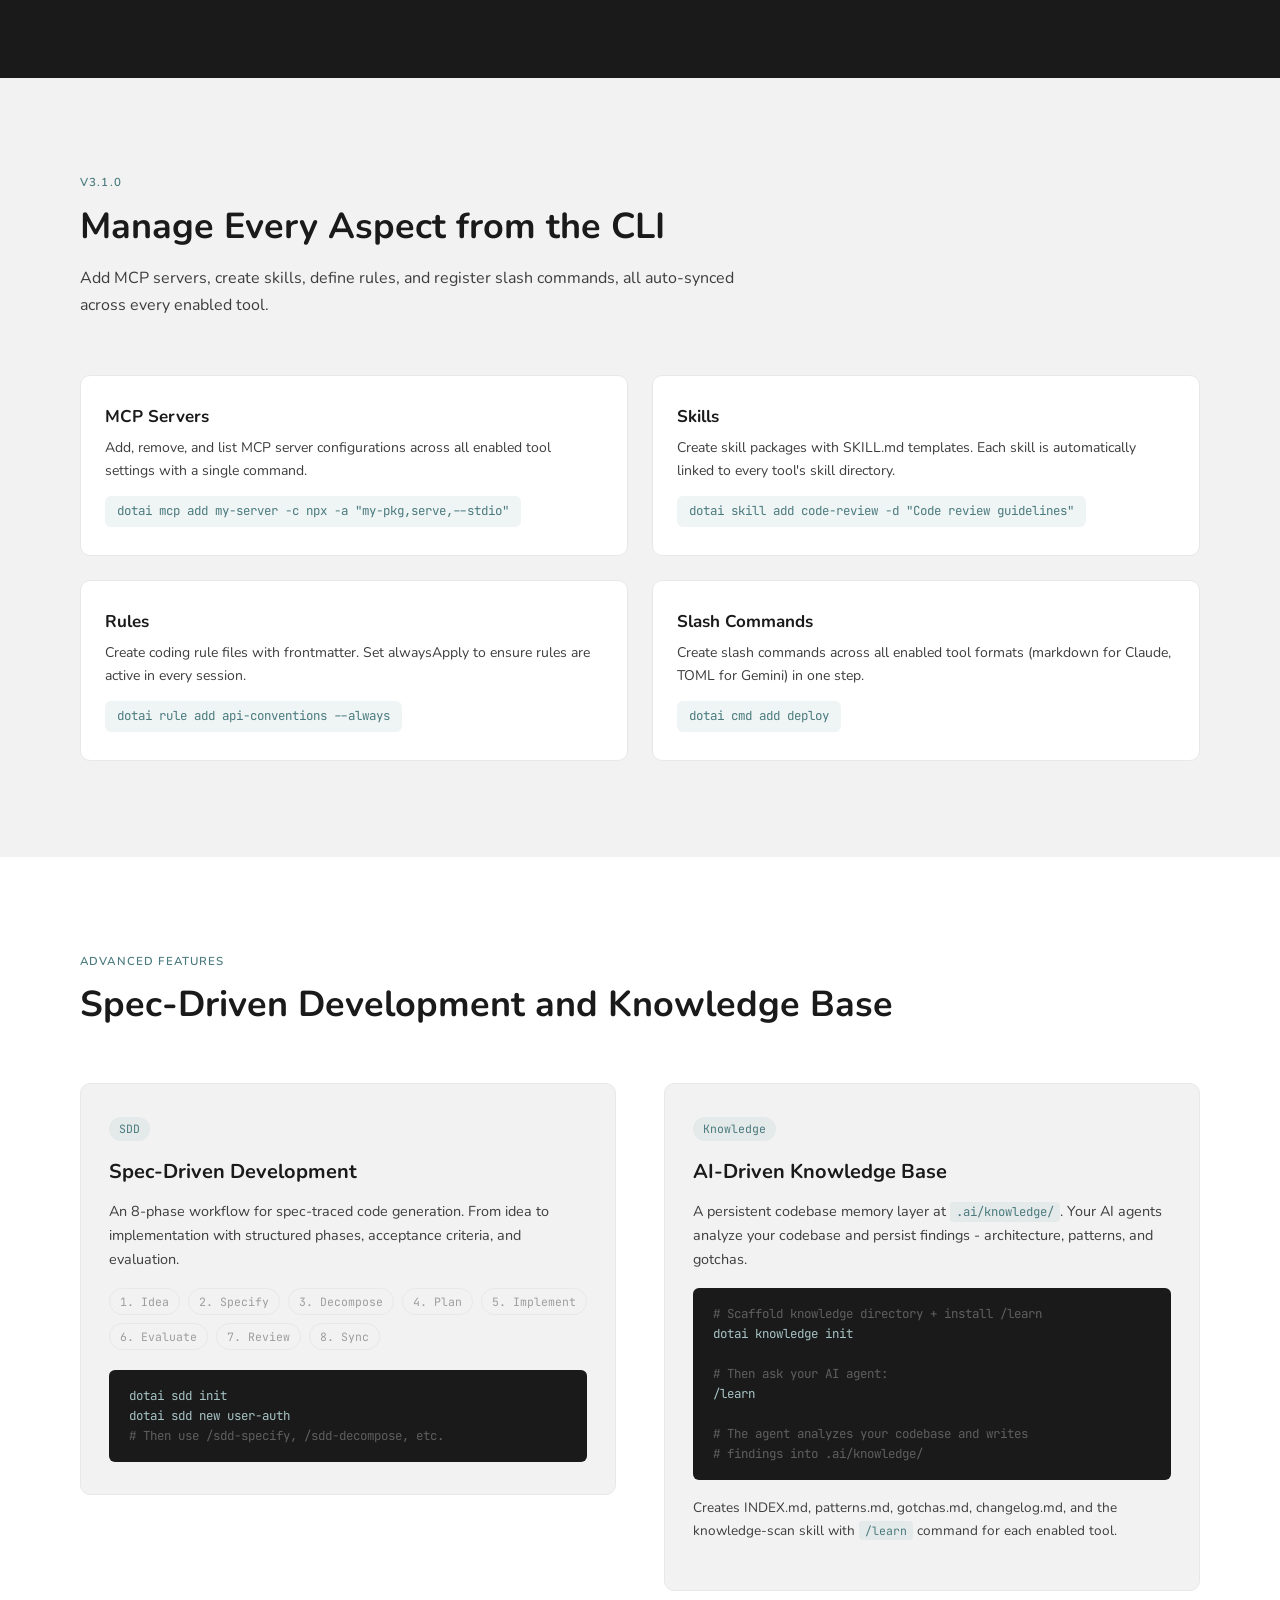
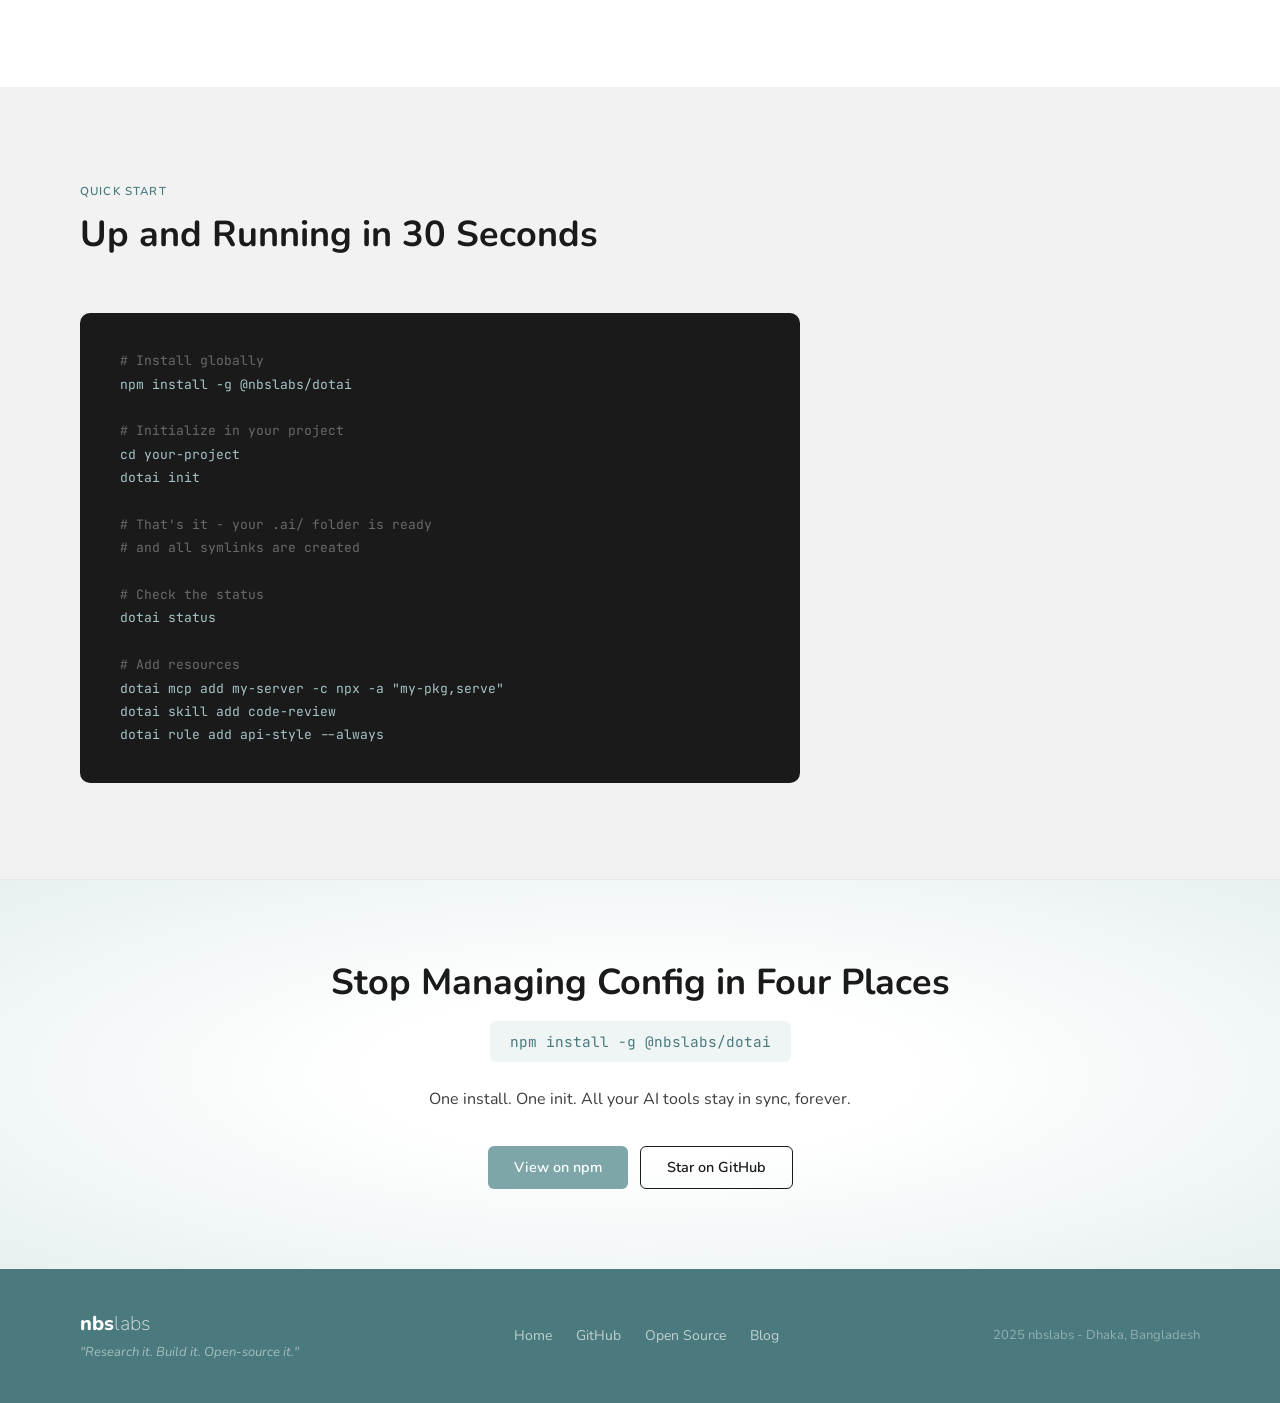
<file: projects/dotai.html>
<!DOCTYPE html>
<html lang="en">
<head>
  <meta charset="UTF-8">
  <meta name="viewport" content="width=device-width, initial-scale=1.0">
  <title>dotai - One .ai/ Folder, All AI Tools in Sync | nbslabs</title>
  <meta name="description" content="dotai unifies AI coding tool configurations under a single .ai/ directory. Claude Code, Gemini CLI, Antigravity, and GitHub Copilot - write once, all tools stay in sync via symlinks.">
  <meta name="keywords" content="dotai, AI config, claude code, gemini cli, antigravity, github copilot, symlink, developer tools, nbslabs, open source, npm">
  <meta property="og:title" content="dotai - One .ai/ Folder, All AI Tools in Sync | nbslabs">
  <meta property="og:description" content="AI coding tools each expect config in different places. dotai creates a single .ai/ directory as your source of truth and symlinks everything to where each tool expects it.">
  <meta property="og:url" content="https://nbslabs.dev/projects/dotai">
  <meta property="og:type" content="website">

  <link rel="preconnect" href="https://fonts.googleapis.com">
  <link rel="preconnect" href="https://fonts.gstatic.com" crossorigin>
  <link href="https://fonts.googleapis.com/css2?family=Nunito:wght@200;300;400;500;600;700;800&family=JetBrains+Mono:wght@400;500&display=swap" rel="stylesheet">

  <style>
    :root {
      --color-primary:        #1A1A1A;
      --color-background:     #F2F2F2;
      --color-surface:        #FFFFFF;
      --color-accent:         #7EA6A8;
      --color-accent-dark:    #4A7A7D;
      --color-accent-light:   #A8C4C6;
      --color-secondary:      #8FA8B2;
      --color-text-primary:   #1A1A1A;
      --color-text-secondary: #3D3D3D;
      --color-text-muted:     #9E9E9E;
      --color-border:         #E8E8E8;
      --color-border-dark:    #CCCCCC;
      --font-sans:            'Nunito', sans-serif;
      --font-mono:            'JetBrains Mono', monospace;
      --shadow-sm:  0 1px 4px rgba(0,0,0,0.06);
      --shadow-md:  0 2px 12px rgba(0,0,0,0.08);
      --shadow-lg:  0 8px 32px rgba(0,0,0,0.10);
      --radius-sm:  6px;
      --radius-md:  10px;
      --radius-lg:  12px;
      --radius-full: 999px;
    }

    *, *::before, *::after { margin: 0; padding: 0; box-sizing: border-box; }
    html { scroll-behavior: smooth; font-size: 16px; }
    body {
      font-family: var(--font-sans); background: var(--color-background);
      color: var(--color-text-primary); line-height: 1.5; overflow-x: hidden;
    }
    a { text-decoration: none; color: inherit; }
    img { display: block; max-width: 100%; }
    ul { list-style: none; }
    code {
      font-family: var(--font-mono); font-size: 0.85em;
      background: rgba(126,166,168,0.12); color: var(--color-accent-dark);
      padding: 2px 6px; border-radius: 4px;
    }

    /* Navigation */
    nav { position: fixed; top: 0; width: 100%; z-index: 100; background: rgba(242,242,242,0.92); backdrop-filter: blur(12px); -webkit-backdrop-filter: blur(12px); border-bottom: 1px solid var(--color-border); transition: box-shadow 0.3s; }
    nav.scrolled { box-shadow: var(--shadow-md); }
    .nav-inner { max-width: 1200px; margin: 0 auto; padding: 0 80px; height: 64px; display: flex; align-items: center; justify-content: space-between; }
    .logo { font-family: var(--font-sans); font-size: 1.5rem; letter-spacing: -0.01em; line-height: 1; }
    .logo .nbs { font-weight: 800; color: var(--color-primary); }
    .logo .labs { font-weight: 200; color: var(--color-primary); }
    .nav-links { display: flex; gap: 2rem; align-items: center; }
    .nav-links a { font-size: 0.9rem; font-weight: 500; color: var(--color-text-secondary); transition: color 0.2s; }
    .nav-links a:hover { color: var(--color-accent-dark); }
    .nav-cta { background: var(--color-primary); color: #fff !important; padding: 8px 20px; border-radius: var(--radius-sm); font-weight: 600; font-size: 0.875rem; transition: background 0.2s !important; }
    .nav-cta:hover { background: var(--color-text-secondary) !important; }
    .nav-hamburger { display: none; flex-direction: column; gap: 5px; cursor: pointer; padding: 4px; }
    .nav-hamburger span { display: block; width: 22px; height: 2px; background: var(--color-primary); border-radius: 2px; transition: all 0.3s; }

    /* Hero */
    .project-hero { position: relative; padding: 120px 80px 80px; background: radial-gradient(ellipse at center, #FFFFFF 40%, #EBEBEB 100%); overflow: hidden; }
    .project-hero-inner { max-width: 1200px; margin: 0 auto; display: grid; grid-template-columns: 1fr 1fr; gap: 64px; align-items: center; }
    .project-badge { display: inline-flex; align-items: center; gap: 8px; font-size: 0.72rem; font-weight: 600; letter-spacing: 0.1em; text-transform: uppercase; color: var(--color-accent-dark); background: rgba(126,166,168,0.12); padding: 5px 14px; border-radius: var(--radius-full); margin-bottom: 20px; }
    .project-hero h1 { font-size: clamp(2.25rem, 4vw, 3.25rem); font-weight: 700; line-height: 1.15; color: var(--color-primary); margin-bottom: 20px; }
    .project-hero h1 em { font-style: normal; color: var(--color-accent-dark); }
    .project-hero-desc { font-size: 1.0625rem; color: var(--color-text-secondary); line-height: 1.7; max-width: 520px; margin-bottom: 32px; }
    .hero-actions { display: flex; gap: 12px; flex-wrap: wrap; }
    .hero-meta { display: flex; gap: 16px; margin-top: 20px; flex-wrap: wrap; }
    .hero-meta-pill { font-family: var(--font-mono); font-size: 0.75rem; font-weight: 500; padding: 4px 12px; border-radius: var(--radius-full); background: rgba(126,166,168,0.12); color: var(--color-accent-dark); }
    .btn-primary { background: var(--color-primary); color: #fff; padding: 11px 26px; border-radius: var(--radius-sm); font-family: var(--font-sans); font-weight: 600; font-size: 0.9rem; border: none; cursor: pointer; transition: background 0.2s; display: inline-block; }
    .btn-primary:hover { background: var(--color-text-secondary); }
    .btn-outline { background: transparent; color: var(--color-primary); padding: 10px 26px; border-radius: var(--radius-sm); font-family: var(--font-sans); font-weight: 600; font-size: 0.9rem; border: 1.5px solid var(--color-primary); cursor: pointer; transition: background 0.2s; display: inline-block; }
    .btn-outline:hover { background: var(--color-border); }
    .btn-accent { background: var(--color-accent); color: #fff; padding: 11px 26px; border-radius: var(--radius-sm); font-family: var(--font-sans); font-weight: 600; font-size: 0.9rem; border: none; cursor: pointer; transition: background 0.2s; display: inline-block; }
    .btn-accent:hover { background: var(--color-accent-dark); }
    .hero-image { border-radius: var(--radius-lg); overflow: hidden; box-shadow: var(--shadow-lg); border: 1px solid var(--color-border); }
    .hero-image img { width: 100%; height: auto; display: block; }

    /* Section shell */
    section { padding: 96px 80px; }
    .section-inner { max-width: 1200px; margin: 0 auto; }
    .section-label { font-size: 0.72rem; font-weight: 600; letter-spacing: 0.1em; text-transform: uppercase; color: var(--color-accent-dark); margin-bottom: 12px; }
    .section-heading { font-size: clamp(1.75rem, 3vw, 2.25rem); font-weight: 700; color: var(--color-primary); margin-bottom: 16px; line-height: 1.25; }
    .section-subtext { font-size: 1rem; color: var(--color-text-secondary); max-width: 680px; line-height: 1.7; }
    .section-header { margin-bottom: 56px; }

    /* The Problem / Solution */
    #problem { background: var(--color-surface); }
    .problem-grid { display: grid; grid-template-columns: 1fr 1fr; gap: 48px; align-items: start; }
    .problem-panel, .solution-panel {
      border-radius: var(--radius-md); padding: 32px; font-family: var(--font-mono); font-size: 0.8125rem; line-height: 1.8;
    }
    .problem-panel {
      background: #FDF2F2; border: 1px solid #F0D0D0; color: var(--color-text-secondary);
    }
    .solution-panel {
      background: #F2FDF4; border: 1px solid #D0F0D4; color: var(--color-text-secondary);
    }
    .panel-label {
      font-family: var(--font-sans); font-size: 0.72rem; font-weight: 600;
      letter-spacing: 0.1em; text-transform: uppercase; margin-bottom: 16px; display: block;
    }
    .problem-panel .panel-label { color: #C0504D; }
    .solution-panel .panel-label { color: #4D9E54; }
    .problem-panel .file-line { color: var(--color-text-muted); }
    .problem-panel .comment { color: #C0504D; font-size: 0.75rem; }
    .solution-panel .link-arrow { color: #4D9E54; }
    .solution-panel .comment { color: #4D9E54; font-size: 0.75rem; }

    /* Supported Tools */
    #tools { background: var(--color-background); }
    .tools-grid { display: grid; grid-template-columns: repeat(4, 1fr); gap: 20px; }
    .tool-card {
      background: var(--color-surface); border: 1px solid var(--color-border);
      border-radius: var(--radius-md); padding: 28px 24px; text-align: center;
      transition: box-shadow 0.25s, transform 0.25s; position: relative; overflow: hidden;
    }
    .tool-card::after { content: ''; position: absolute; top: 0; left: 0; right: 0; height: 3px; background: var(--color-accent); }
    .tool-card:hover { box-shadow: var(--shadow-md); transform: translateY(-3px); }
    .tool-card .tool-id { font-family: var(--font-mono); font-size: 0.72rem; color: var(--color-accent-dark); background: rgba(126,166,168,0.12); padding: 2px 10px; border-radius: var(--radius-full); display: inline-block; margin-bottom: 12px; }
    .tool-card h3 { font-size: 1rem; font-weight: 700; margin-bottom: 6px; color: var(--color-primary); }
    .tool-card .tool-dir { font-family: var(--font-mono); font-size: 0.8125rem; color: var(--color-text-muted); margin-bottom: 10px; }
    .tool-card p { font-size: 0.8125rem; color: var(--color-text-secondary); line-height: 1.5; }

    /* Directory structure */
    #structure { background: var(--color-surface); }
    .structure-grid { display: grid; grid-template-columns: 1fr 1fr; gap: 48px; align-items: start; }
    .structure-panel {
      background: var(--color-primary); border-radius: var(--radius-md);
      padding: 32px; font-family: var(--font-mono); font-size: 0.8125rem;
      color: rgba(255,255,255,0.9); line-height: 1.7;
    }
    .structure-panel .dir { color: var(--color-accent-light); }
    .structure-panel .arrow { color: #8BC48A; }
    .structure-panel .target { color: rgba(255,255,255,0.5); }
    .structure-panel .comment { color: rgba(255,255,255,0.3); }
    .structure-text h3 { font-size: 1.125rem; font-weight: 700; color: var(--color-primary); margin-bottom: 12px; }
    .structure-text p { font-size: 0.9375rem; color: var(--color-text-secondary); line-height: 1.7; margin-bottom: 16px; }
    .structure-bullets { display: flex; flex-direction: column; gap: 12px; }
    .structure-bullet { display: flex; gap: 10px; align-items: flex-start; font-size: 0.9rem; color: var(--color-text-secondary); line-height: 1.5; }
    .sb-dot { width: 8px; height: 8px; border-radius: 50%; background: var(--color-accent); margin-top: 7px; flex-shrink: 0; }

    /* Commands */
    #commands { background: var(--color-primary); }
    #commands .section-label { color: var(--color-accent-light); }
    #commands .section-heading { color: #fff; }
    #commands .section-subtext { color: rgba(255,255,255,0.7); }
    .cmd-categories { display: grid; grid-template-columns: repeat(3, 1fr); gap: 24px; margin-top: 48px; }
    .cmd-category {
      background: rgba(255,255,255,0.06); border: 1px solid rgba(255,255,255,0.1);
      border-radius: var(--radius-md); padding: 28px 24px; transition: background 0.25s;
    }
    .cmd-category:hover { background: rgba(255,255,255,0.1); }
    .cmd-category h3 { font-size: 1rem; font-weight: 700; color: #fff; margin-bottom: 16px; }
    .cmd-list { display: flex; flex-direction: column; gap: 8px; }
    .cmd-item { display: flex; gap: 8px; align-items: baseline; }
    .cmd-name { font-family: var(--font-mono); font-size: 0.78rem; color: var(--color-accent-light); white-space: nowrap; }
    .cmd-desc { font-size: 0.78rem; color: rgba(255,255,255,0.5); }

    /* Resource management */
    #resources { background: var(--color-background); }
    .resources-grid { display: grid; grid-template-columns: repeat(2, 1fr); gap: 24px; }
    .resource-card {
      background: var(--color-surface); border: 1px solid var(--color-border);
      border-radius: var(--radius-md); padding: 28px 24px;
      transition: box-shadow 0.25s, transform 0.25s; position: relative; overflow: hidden;
    }
    .resource-card::after { content: ''; position: absolute; top: 0; left: 0; right: 0; height: 2px; background: var(--color-accent); transform: scaleX(0); transform-origin: left; transition: transform 0.3s; }
    .resource-card:hover::after { transform: scaleX(1); }
    .resource-card:hover { box-shadow: var(--shadow-md); transform: translateY(-3px); }
    .resource-card h3 { font-size: 1.0625rem; font-weight: 700; margin-bottom: 8px; color: var(--color-primary); }
    .resource-card p { font-size: 0.875rem; color: var(--color-text-secondary); line-height: 1.6; margin-bottom: 14px; }
    .resource-cmd { font-family: var(--font-mono); font-size: 0.78rem; color: var(--color-accent-dark); background: rgba(126,166,168,0.12); padding: 6px 12px; border-radius: var(--radius-sm); display: inline-block; }

    /* SDD + Knowledge */
    #sdd { background: var(--color-surface); }
    .sdd-grid { display: grid; grid-template-columns: 1fr 1fr; gap: 48px; align-items: start; }
    .sdd-card {
      border: 1px solid var(--color-border); border-radius: var(--radius-md); padding: 32px 28px;
      background: var(--color-background); transition: box-shadow 0.25s;
    }
    .sdd-card:hover { box-shadow: var(--shadow-md); }
    .sdd-badge { font-family: var(--font-mono); font-size: 0.72rem; color: var(--color-accent-dark); background: rgba(126,166,168,0.12); padding: 3px 10px; border-radius: var(--radius-full); display: inline-block; margin-bottom: 16px; }
    .sdd-card h3 { font-size: 1.25rem; font-weight: 700; color: var(--color-primary); margin-bottom: 12px; }
    .sdd-card p { font-size: 0.9rem; color: var(--color-text-secondary); line-height: 1.7; margin-bottom: 16px; }
    .sdd-phases { display: flex; flex-wrap: wrap; gap: 8px; }
    .sdd-phase { font-family: var(--font-mono); font-size: 0.72rem; padding: 4px 10px; border-radius: var(--radius-full); border: 1px solid var(--color-border); color: var(--color-text-muted); }
    .sdd-code {
      background: var(--color-primary); border-radius: var(--radius-sm); padding: 16px 20px;
      font-family: var(--font-mono); font-size: 0.78rem; color: rgba(255,255,255,0.85); line-height: 1.6;
    }
    .sdd-code .comment { color: rgba(255,255,255,0.3); }
    .sdd-code .cmd { color: var(--color-accent-light); }

    /* Quick start */
    #quickstart { background: var(--color-background); }
    .quickstart-panel {
      background: var(--color-primary); border-radius: var(--radius-md);
      padding: 36px 40px; font-family: var(--font-mono); font-size: 0.8125rem;
      color: rgba(255,255,255,0.9); line-height: 1.8; max-width: 720px;
    }
    .quickstart-panel .comment { color: rgba(255,255,255,0.35); }
    .quickstart-panel .cmd { color: var(--color-accent-light); }

    /* CTA */
    .cta-section { background: radial-gradient(ellipse at center, #FFFFFF 30%, #E8F0F0 100%); border-top: 1px solid var(--color-border); text-align: center; padding: 80px; }
    .cta-section .section-inner { max-width: 640px; }
    .cta-section .section-heading { margin-bottom: 16px; }
    .cta-section .section-subtext { margin: 0 auto 32px; text-align: center; }
    .cta-actions { display: flex; gap: 12px; justify-content: center; flex-wrap: wrap; }
    .cta-install { font-family: var(--font-mono); font-size: 0.9rem; color: var(--color-accent-dark); background: rgba(126,166,168,0.12); padding: 10px 20px; border-radius: var(--radius-sm); display: inline-block; margin-bottom: 24px; }

    /* Footer */
    footer { background: var(--color-accent-dark); padding: 40px 80px; color: rgba(255,255,255,0.8); }
    .footer-inner { max-width: 1200px; margin: 0 auto; display: flex; align-items: center; justify-content: space-between; gap: 32px; flex-wrap: wrap; }
    .footer-logo .nbs { font-size: 1.25rem; font-weight: 800; color: #fff; }
    .footer-logo .labs { font-size: 1.25rem; font-weight: 200; color: rgba(255,255,255,0.8); }
    .footer-tagline { font-size: 0.8125rem; color: rgba(255,255,255,0.5); margin-top: 4px; font-style: italic; }
    .footer-links { display: flex; gap: 24px; flex-wrap: wrap; }
    .footer-links a { font-size: 0.875rem; color: rgba(255,255,255,0.65); transition: color 0.2s; }
    .footer-links a:hover { color: #fff; }
    .footer-copy { font-size: 0.8125rem; color: rgba(255,255,255,0.4); }

    /* Reveal */
    .reveal { opacity: 0; transform: translateY(24px); transition: opacity 0.55s ease, transform 0.55s ease; }
    .reveal.visible { opacity: 1; transform: translateY(0); }

    /* Responsive */
    @media (max-width: 1024px) {
      section { padding: 72px 40px; }
      .project-hero { padding: 100px 40px 72px; }
      .nav-inner { padding: 0 40px; }
      footer { padding: 32px 40px; }
      .project-hero-inner { grid-template-columns: 1fr; gap: 40px; }
      .problem-grid { grid-template-columns: 1fr; gap: 32px; }
      .tools-grid { grid-template-columns: repeat(2, 1fr); }
      .structure-grid { grid-template-columns: 1fr; gap: 32px; }
      .cmd-categories { grid-template-columns: repeat(2, 1fr); }
      .resources-grid { grid-template-columns: 1fr; }
      .sdd-grid { grid-template-columns: 1fr; gap: 32px; }
    }
    @media (max-width: 768px) {
      section { padding: 56px 20px; }
      .project-hero { padding: 88px 20px 56px; }
      .nav-inner { padding: 0 20px; }
      footer { padding: 28px 20px; }
      .nav-links { display: none; }
      .nav-links.open { display: flex; flex-direction: column; position: absolute; top: 64px; left: 0; right: 0; background: rgba(242,242,242,0.97); backdrop-filter: blur(12px); -webkit-backdrop-filter: blur(12px); border-bottom: 1px solid var(--color-border); padding: 16px 20px; gap: 4px; }
      .nav-links.open a { padding: 10px 0; font-size: 1rem; border-bottom: 1px solid var(--color-border); }
      .nav-links.open a:last-child { border-bottom: none; }
      .nav-hamburger { display: flex; }
      .tools-grid { grid-template-columns: 1fr 1fr; }
      .cmd-categories { grid-template-columns: 1fr; }
      .quickstart-panel { padding: 24px 20px; }
      .cta-section { padding: 56px 20px; }
      .footer-inner { flex-direction: column; align-items: flex-start; gap: 20px; }
    }
  </style>
</head>
<body>

  <!-- Navigation -->
  <nav id="navbar" role="navigation" aria-label="Main navigation">
    <div class="nav-inner">
      <a href="/" class="logo"><span class="nbs">nbs</span><span class="labs">labs</span></a>
      <ul class="nav-links" id="navLinks">
        <li><a href="/#research">Research</a></li>
        <li><a href="/#oss">Open Source</a></li>
        <li><a href="/#values">Values</a></li>
        <li><a href="/blog/">Blog</a></li>
        <li><a href="/#contact" class="nav-cta">Get in Touch</a></li>
      </ul>
      <div class="nav-hamburger" id="hamburger" aria-label="Toggle menu" role="button" tabindex="0">
        <span></span><span></span><span></span>
      </div>
    </div>
  </nav>

  <!-- Hero -->
  <section class="project-hero">
    <div class="project-hero-inner">
      <div>
        <span class="project-badge">
          <svg width="14" height="14" viewBox="0 0 24 24" fill="none" stroke="currentColor" stroke-width="2" stroke-linecap="round" stroke-linejoin="round"><polygon points="12 2 15.09 8.26 22 9.27 17 14.14 18.18 21.02 12 17.77 5.82 21.02 7 14.14 2 9.27 8.91 8.26 12 2"/></svg>
          Flagship Project
        </span>
        <h1>dotai - <em>One .ai/ Folder</em>, All AI Tools in Sync</h1>
        <p class="project-hero-desc">
          AI coding tools each expect their own config directory. dotai creates a single
          <code>.ai/</code> directory as your source of truth and symlinks everything to where
          each tool expects it. Edit one file, every tool stays in sync.
        </p>
        <div class="hero-actions">
          <a href="https://www.npmjs.com/package/@nbslabs/dotai" target="_blank" rel="noopener" class="btn-accent">npm Registry</a>
          <a href="https://github.com/nbslabs/dotai-cli" target="_blank" rel="noopener" class="btn-outline">View on GitHub</a>
        </div>
        <div class="hero-meta">
          <span class="hero-meta-pill">@nbslabs/dotai</span>
          <span class="hero-meta-pill">v3.1.0</span>
          <span class="hero-meta-pill">MIT License</span>
          <span class="hero-meta-pill">Node.js &ge; 18</span>
        </div>
      </div>
      <div class="hero-image">
        <img src="assets/dotai-hero.jpg" alt="dotai - Terminal showing .ai/ directory structure with symlinks to .claude/, .gemini/, .github/, and .agents/ directories" loading="eager">
      </div>
    </div>
  </section>

  <!-- The Problem / The Solution -->
  <section id="problem">
    <div class="section-inner">
      <div class="section-header">
        <p class="section-label">The Problem dotai Solves</p>
        <h2 class="section-heading">Config Sprawl Across AI Tools</h2>
        <p class="section-subtext">Every AI coding assistant expects its configuration in a different file at a different path. You end up maintaining the same instructions in four places.</p>
      </div>
      <div class="problem-grid">
        <div class="problem-panel reveal">
          <span class="panel-label">Without dotai</span>
          <span class="file-line">CLAUDE.md</span> <span class="comment">&larr; Claude Code reads this</span><br>
          <span class="file-line">GEMINI.md</span> <span class="comment">&larr; Gemini CLI reads this</span><br>
          <span class="file-line">AGENTS.md</span> <span class="comment">&larr; Antigravity reads this</span><br>
          <span class="file-line">.github/copilot-instructions.md</span><br>
          <span class="comment">&nbsp;&nbsp;&nbsp;&nbsp;&nbsp;&nbsp;&nbsp;&nbsp;&nbsp;&nbsp;&nbsp;&nbsp;&nbsp;&nbsp;&nbsp;&nbsp;&nbsp;&larr; Copilot reads this</span><br><br>
          <span class="file-line">.claude/rules/</span> <span class="comment">&larr; Claude rules here</span><br>
          <span class="file-line">.gemini/rules/</span> <span class="comment">&larr; Gemini rules here</span><br>
          <span class="file-line">.agents/rules/</span> <span class="comment">&larr; Antigravity rules here</span><br><br>
          <span class="comment">// 4 copies of the same instructions.</span><br>
          <span class="comment">// Drift is inevitable.</span>
        </div>
        <div class="solution-panel reveal">
          <span class="panel-label">With dotai</span>
          <span class="link-arrow">.ai/AI.md</span> <span class="comment">&rarr; symlinked to all four</span><br><br>
          <span class="link-arrow">.ai/rules/</span> <span class="comment">&rarr; .claude/rules/</span><br>
          <span class="comment">&nbsp;&nbsp;&nbsp;&nbsp;&nbsp;&nbsp;&nbsp;&nbsp;&nbsp;&nbsp;&nbsp;&nbsp;&rarr; .gemini/rules/</span><br>
          <span class="comment">&nbsp;&nbsp;&nbsp;&nbsp;&nbsp;&nbsp;&nbsp;&nbsp;&nbsp;&nbsp;&nbsp;&nbsp;&rarr; .agents/rules/</span><br><br>
          <span class="link-arrow">.ai/skills/</span> <span class="comment">&rarr; all tool skill dirs</span><br>
          <span class="link-arrow">.ai/knowledge/</span> <span class="comment">&rarr; all tool knowledge dirs</span><br>
          <span class="link-arrow">.ai/commands/</span> <span class="comment">&rarr; all tool command dirs</span><br><br>
          <span class="comment">// One source of truth.</span><br>
          <span class="comment">// Zero drift. Zero maintenance.</span>
        </div>
      </div>
    </div>
  </section>

  <!-- Supported Tools -->
  <section id="tools">
    <div class="section-inner">
      <div class="section-header">
        <p class="section-label">Supported Tools</p>
        <h2 class="section-heading">Four AI Coding Assistants, Unified</h2>
        <p class="section-subtext">dotai supports the major AI coding tools out of the box. Each tool gets its config symlinked from the central <code>.ai/</code> directory.</p>
      </div>
      <div class="tools-grid">
        <div class="tool-card reveal">
          <span class="tool-id">claude</span>
          <h3>Claude Code</h3>
          <div class="tool-dir">.claude/</div>
          <p>AI.md, settings, commands, skills, knowledge</p>
        </div>
        <div class="tool-card reveal">
          <span class="tool-id">gemini</span>
          <h3>Gemini CLI</h3>
          <div class="tool-dir">.gemini/</div>
          <p>AI.md, settings, commands (.toml), skills, ignore, knowledge</p>
        </div>
        <div class="tool-card reveal">
          <span class="tool-id">antigravity</span>
          <h3>Antigravity</h3>
          <div class="tool-dir">.gemini/</div>
          <p>AI.md, AGENTS.md, settings, rules, workflows, skills, knowledge</p>
        </div>
        <div class="tool-card reveal">
          <span class="tool-id">copilot</span>
          <h3>GitHub Copilot</h3>
          <div class="tool-dir">.github/</div>
          <p>AI.md, prompts, instructions, skills, knowledge</p>
        </div>
      </div>
    </div>
  </section>

  <!-- Directory Structure -->
  <section id="structure">
    <div class="section-inner">
      <div class="structure-grid">
        <div class="structure-panel reveal">
          <span class="dir">.ai/</span> <span class="comment">Your source of truth</span><br>
          ├── <span class="dir">AI.md</span> <span class="arrow">──→</span> <span class="target">CLAUDE.md, GEMINI.md, AGENTS.md</span><br>
          ├── <span class="dir">DOTAI.md</span> <span class="comment">Quick reference guide</span><br>
          ├── <span class="dir">rules/</span> <span class="arrow">──→</span> <span class="target">.claude/rules/, .gemini/rules/</span><br>
          ├── <span class="dir">commands/</span> <span class="arrow">──→</span> <span class="target">.claude/commands/</span><br>
          ├── <span class="dir">commands-gemini/</span> <span class="arrow">──→</span> <span class="target">.gemini/commands/</span><br>
          ├── <span class="dir">skills/</span> <span class="arrow">──→</span> <span class="target">.claude/, .gemini/, .agents/</span><br>
          ├── <span class="dir">workflows/</span> <span class="arrow">──→</span> <span class="target">.agents/workflows/</span><br>
          ├── <span class="dir">knowledge/</span> <span class="arrow">──→</span> <span class="target">.claude/, .gemini/, .github/</span><br>
          ├── <span class="dir">settings/</span><br>
          │&nbsp;&nbsp; ├── <span class="dir">claude.json</span> <span class="arrow">──→</span> <span class="target">.claude/settings.json</span><br>
          │&nbsp;&nbsp; └── <span class="dir">gemini.json</span> <span class="arrow">──→</span> <span class="target">.gemini/settings.json</span><br>
          └── <span class="dir">ignore/</span><br>
          &nbsp;&nbsp;&nbsp; └── <span class="dir">.aiignore</span> <span class="arrow">──→</span> <span class="target">.geminiignore</span>
        </div>
        <div class="reveal">
          <div class="structure-text">
            <p class="section-label">How It Works</p>
            <h3>Symlink-Based Multi-Tool Sync</h3>
            <p>
              dotai scaffolds a <code>.ai/</code> directory and creates symlinks from each tool's expected
              config location back to the single source of truth. When you edit a file in <code>.ai/</code>,
              every linked tool sees the change instantly.
            </p>
          </div>
          <div class="structure-bullets">
            <div class="structure-bullet"><div class="sb-dot"></div><span>The <code>.ai/</code> directory is committed to git, your tool-specific directories are gitignored</span></div>
            <div class="structure-bullet"><div class="sb-dot"></div><span>Run <code>dotai sync</code> to re-evaluate and repair all symlinks</span></div>
            <div class="structure-bullet"><div class="sb-dot"></div><span>Run <code>dotai doctor</code> to diagnose and auto-fix any issues</span></div>
            <div class="structure-bullet"><div class="sb-dot"></div><span>Run <code>dotai status</code> to see the current state of every link</span></div>
            <div class="structure-bullet"><div class="sb-dot"></div><span>Add or remove tools at any time with <code>dotai add</code> and <code>dotai remove</code></span></div>
          </div>
        </div>
      </div>
    </div>
  </section>

  <!-- CLI Commands -->
  <section id="commands">
    <div class="section-inner">
      <div class="section-header">
        <p class="section-label">CLI Reference</p>
        <h2 class="section-heading">Comprehensive Command Suite</h2>
        <p class="section-subtext">From initialization to resource management, dotai provides a full CLI for managing your AI tool configurations.</p>
      </div>
      <div class="cmd-categories">
        <div class="cmd-category reveal">
          <h3>Core Commands</h3>
          <div class="cmd-list">
            <div class="cmd-item"><span class="cmd-name">dotai init</span><span class="cmd-desc">Scaffold .ai/ directory</span></div>
            <div class="cmd-item"><span class="cmd-name">dotai link</span><span class="cmd-desc">Create symlinks</span></div>
            <div class="cmd-item"><span class="cmd-name">dotai unlink</span><span class="cmd-desc">Remove symlinks</span></div>
            <div class="cmd-item"><span class="cmd-name">dotai status</span><span class="cmd-desc">Show link state</span></div>
            <div class="cmd-item"><span class="cmd-name">dotai sync</span><span class="cmd-desc">Repair all symlinks</span></div>
            <div class="cmd-item"><span class="cmd-name">dotai doctor</span><span class="cmd-desc">Diagnose + auto-fix</span></div>
            <div class="cmd-item"><span class="cmd-name">dotai upgrade</span><span class="cmd-desc">Update scaffold files</span></div>
          </div>
        </div>
        <div class="cmd-category reveal">
          <h3>Resource Management</h3>
          <div class="cmd-list">
            <div class="cmd-item"><span class="cmd-name">dotai mcp</span><span class="cmd-desc">MCP server management</span></div>
            <div class="cmd-item"><span class="cmd-name">dotai skill</span><span class="cmd-desc">Skill package management</span></div>
            <div class="cmd-item"><span class="cmd-name">dotai rule</span><span class="cmd-desc">Coding rule management</span></div>
            <div class="cmd-item"><span class="cmd-name">dotai cmd</span><span class="cmd-desc">Slash command management</span></div>
            <div class="cmd-item"><span class="cmd-name">dotai config</span><span class="cmd-desc">Config get/set/show</span></div>
          </div>
        </div>
        <div class="cmd-category reveal">
          <h3>SDD Workflow</h3>
          <div class="cmd-list">
            <div class="cmd-item"><span class="cmd-name">dotai sdd init</span><span class="cmd-desc">Scaffold SDD toolkit</span></div>
            <div class="cmd-item"><span class="cmd-name">dotai sdd new</span><span class="cmd-desc">New feature directory</span></div>
            <div class="cmd-item"><span class="cmd-name">dotai sdd remove</span><span class="cmd-desc">Remove feature artifacts</span></div>
            <div class="cmd-item"><span class="cmd-name">dotai sdd list</span><span class="cmd-desc">List features + phases</span></div>
            <div class="cmd-item"><span class="cmd-name">dotai sdd status</span><span class="cmd-desc">Phase progress detail</span></div>
          </div>
        </div>
      </div>
    </div>
  </section>

  <!-- Resource Management v3.1 -->
  <section id="resources">
    <div class="section-inner">
      <div class="section-header">
        <p class="section-label">v3.1.0</p>
        <h2 class="section-heading">Manage Every Aspect from the CLI</h2>
        <p class="section-subtext">Add MCP servers, create skills, define rules, and register slash commands, all auto-synced across every enabled tool.</p>
      </div>
      <div class="resources-grid">
        <div class="resource-card reveal">
          <h3>MCP Servers</h3>
          <p>Add, remove, and list MCP server configurations across all enabled tool settings with a single command.</p>
          <span class="resource-cmd">dotai mcp add my-server -c npx -a "my-pkg,serve,--stdio"</span>
        </div>
        <div class="resource-card reveal">
          <h3>Skills</h3>
          <p>Create skill packages with SKILL.md templates. Each skill is automatically linked to every tool's skill directory.</p>
          <span class="resource-cmd">dotai skill add code-review -d "Code review guidelines"</span>
        </div>
        <div class="resource-card reveal">
          <h3>Rules</h3>
          <p>Create coding rule files with frontmatter. Set alwaysApply to ensure rules are active in every session.</p>
          <span class="resource-cmd">dotai rule add api-conventions --always</span>
        </div>
        <div class="resource-card reveal">
          <h3>Slash Commands</h3>
          <p>Create slash commands across all enabled tool formats (markdown for Claude, TOML for Gemini) in one step.</p>
          <span class="resource-cmd">dotai cmd add deploy</span>
        </div>
      </div>
    </div>
  </section>

  <!-- SDD + Knowledge -->
  <section id="sdd">
    <div class="section-inner">
      <div class="section-header">
        <p class="section-label">Advanced Features</p>
        <h2 class="section-heading">Spec-Driven Development and Knowledge Base</h2>
      </div>
      <div class="sdd-grid">
        <div class="sdd-card reveal">
          <span class="sdd-badge">SDD</span>
          <h3>Spec-Driven Development</h3>
          <p>An 8-phase workflow for spec-traced code generation. From idea to implementation with structured phases, acceptance criteria, and evaluation.</p>
          <div class="sdd-phases">
            <span class="sdd-phase">1. Idea</span>
            <span class="sdd-phase">2. Specify</span>
            <span class="sdd-phase">3. Decompose</span>
            <span class="sdd-phase">4. Plan</span>
            <span class="sdd-phase">5. Implement</span>
            <span class="sdd-phase">6. Evaluate</span>
            <span class="sdd-phase">7. Review</span>
            <span class="sdd-phase">8. Sync</span>
          </div>
          <div class="sdd-code" style="margin-top:20px;">
            <span class="cmd">dotai sdd init</span><br>
            <span class="cmd">dotai sdd new user-auth</span><br>
            <span class="comment"># Then use /sdd-specify, /sdd-decompose, etc.</span>
          </div>
        </div>
        <div class="sdd-card reveal">
          <span class="sdd-badge">Knowledge</span>
          <h3>AI-Driven Knowledge Base</h3>
          <p>A persistent codebase memory layer at <code>.ai/knowledge/</code>. Your AI agents analyze your codebase and persist findings - architecture, patterns, and gotchas.</p>
          <div class="sdd-code" style="margin-top:16px; margin-bottom:16px;">
            <span class="comment"># Scaffold knowledge directory + install /learn</span><br>
            <span class="cmd">dotai knowledge init</span><br><br>
            <span class="comment"># Then ask your AI agent:</span><br>
            <span class="cmd">/learn</span><br><br>
            <span class="comment"># The agent analyzes your codebase and writes</span><br>
            <span class="comment"># findings into .ai/knowledge/</span>
          </div>
          <p style="font-size:0.85rem;">Creates INDEX.md, patterns.md, gotchas.md, changelog.md, and the knowledge-scan skill with <code>/learn</code> command for each enabled tool.</p>
        </div>
      </div>
    </div>
  </section>

  <!-- Quick Start -->
  <section id="quickstart">
    <div class="section-inner">
      <div class="section-header">
        <p class="section-label">Quick Start</p>
        <h2 class="section-heading">Up and Running in 30 Seconds</h2>
      </div>
      <div class="quickstart-panel reveal">
        <span class="comment"># Install globally</span><br>
        <span class="cmd">npm install -g @nbslabs/dotai</span><br><br>
        <span class="comment"># Initialize in your project</span><br>
        <span class="cmd">cd your-project</span><br>
        <span class="cmd">dotai init</span><br><br>
        <span class="comment"># That's it - your .ai/ folder is ready</span><br>
        <span class="comment"># and all symlinks are created</span><br><br>
        <span class="comment"># Check the status</span><br>
        <span class="cmd">dotai status</span><br><br>
        <span class="comment"># Add resources</span><br>
        <span class="cmd">dotai mcp add my-server -c npx -a "my-pkg,serve"</span><br>
        <span class="cmd">dotai skill add code-review</span><br>
        <span class="cmd">dotai rule add api-style --always</span>
      </div>
    </div>
  </section>

  <!-- CTA -->
  <section class="cta-section">
    <div class="section-inner">
      <h2 class="section-heading">Stop Managing Config in Four Places</h2>
      <div class="cta-install">npm install -g @nbslabs/dotai</div>
      <p class="section-subtext">One install. One init. All your AI tools stay in sync, forever.</p>
      <div class="cta-actions">
        <a href="https://www.npmjs.com/package/@nbslabs/dotai" target="_blank" rel="noopener" class="btn-accent">View on npm</a>
        <a href="https://github.com/nbslabs/dotai-cli" target="_blank" rel="noopener" class="btn-outline">Star on GitHub</a>
      </div>
    </div>
  </section>

  <!-- Footer -->
  <footer>
    <div class="footer-inner">
      <div>
        <div class="footer-logo"><span class="nbs">nbs</span><span class="labs">labs</span></div>
        <div class="footer-tagline">"Research it. Build it. Open-source it."</div>
      </div>
      <div class="footer-links">
        <a href="/">Home</a>
        <a href="https://github.com/nbslabs" target="_blank" rel="noopener">GitHub</a>
        <a href="/#oss">Open Source</a>
        <a href="/blog/">Blog</a>
      </div>
      <div class="footer-copy">2025 nbslabs - Dhaka, Bangladesh</div>
    </div>
  </footer>

  <script>
    const navbar = document.getElementById('navbar');
    window.addEventListener('scroll', () => navbar.classList.toggle('scrolled', window.scrollY > 20));
    const hamburger = document.getElementById('hamburger');
    const navLinks = document.getElementById('navLinks');
    hamburger.addEventListener('click', () => navLinks.classList.toggle('open'));
    hamburger.addEventListener('keydown', e => { if (e.key === 'Enter' || e.key === ' ') navLinks.classList.toggle('open'); });
    navLinks.querySelectorAll('a').forEach(a => a.addEventListener('click', () => navLinks.classList.remove('open')));
    const revealEls = document.querySelectorAll('.reveal');
    const observer = new IntersectionObserver(entries => {
      entries.forEach(e => { if (e.isIntersecting) { e.target.classList.add('visible'); observer.unobserve(e.target); } });
    }, { threshold: 0.1, rootMargin: '0px 0px -48px 0px' });
    revealEls.forEach(el => observer.observe(el));
  </script>
</body>
</html>
</file>
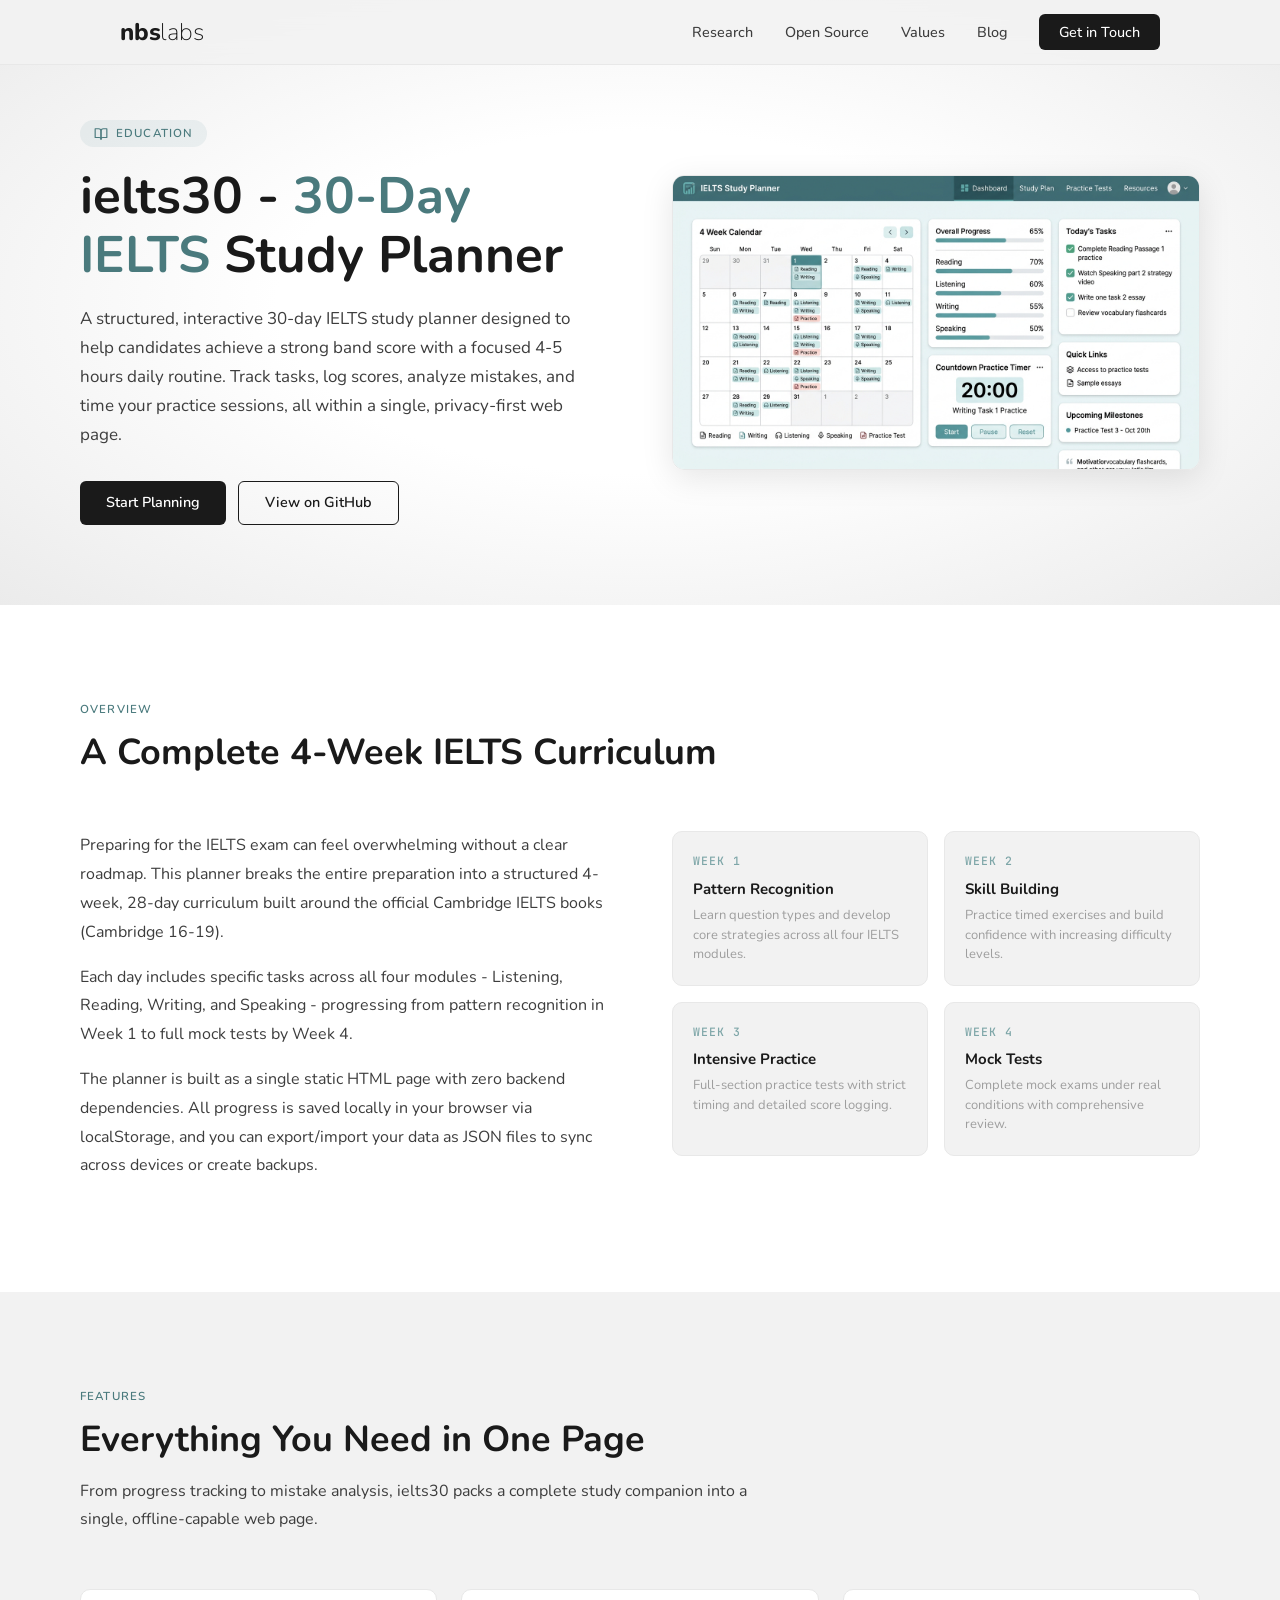
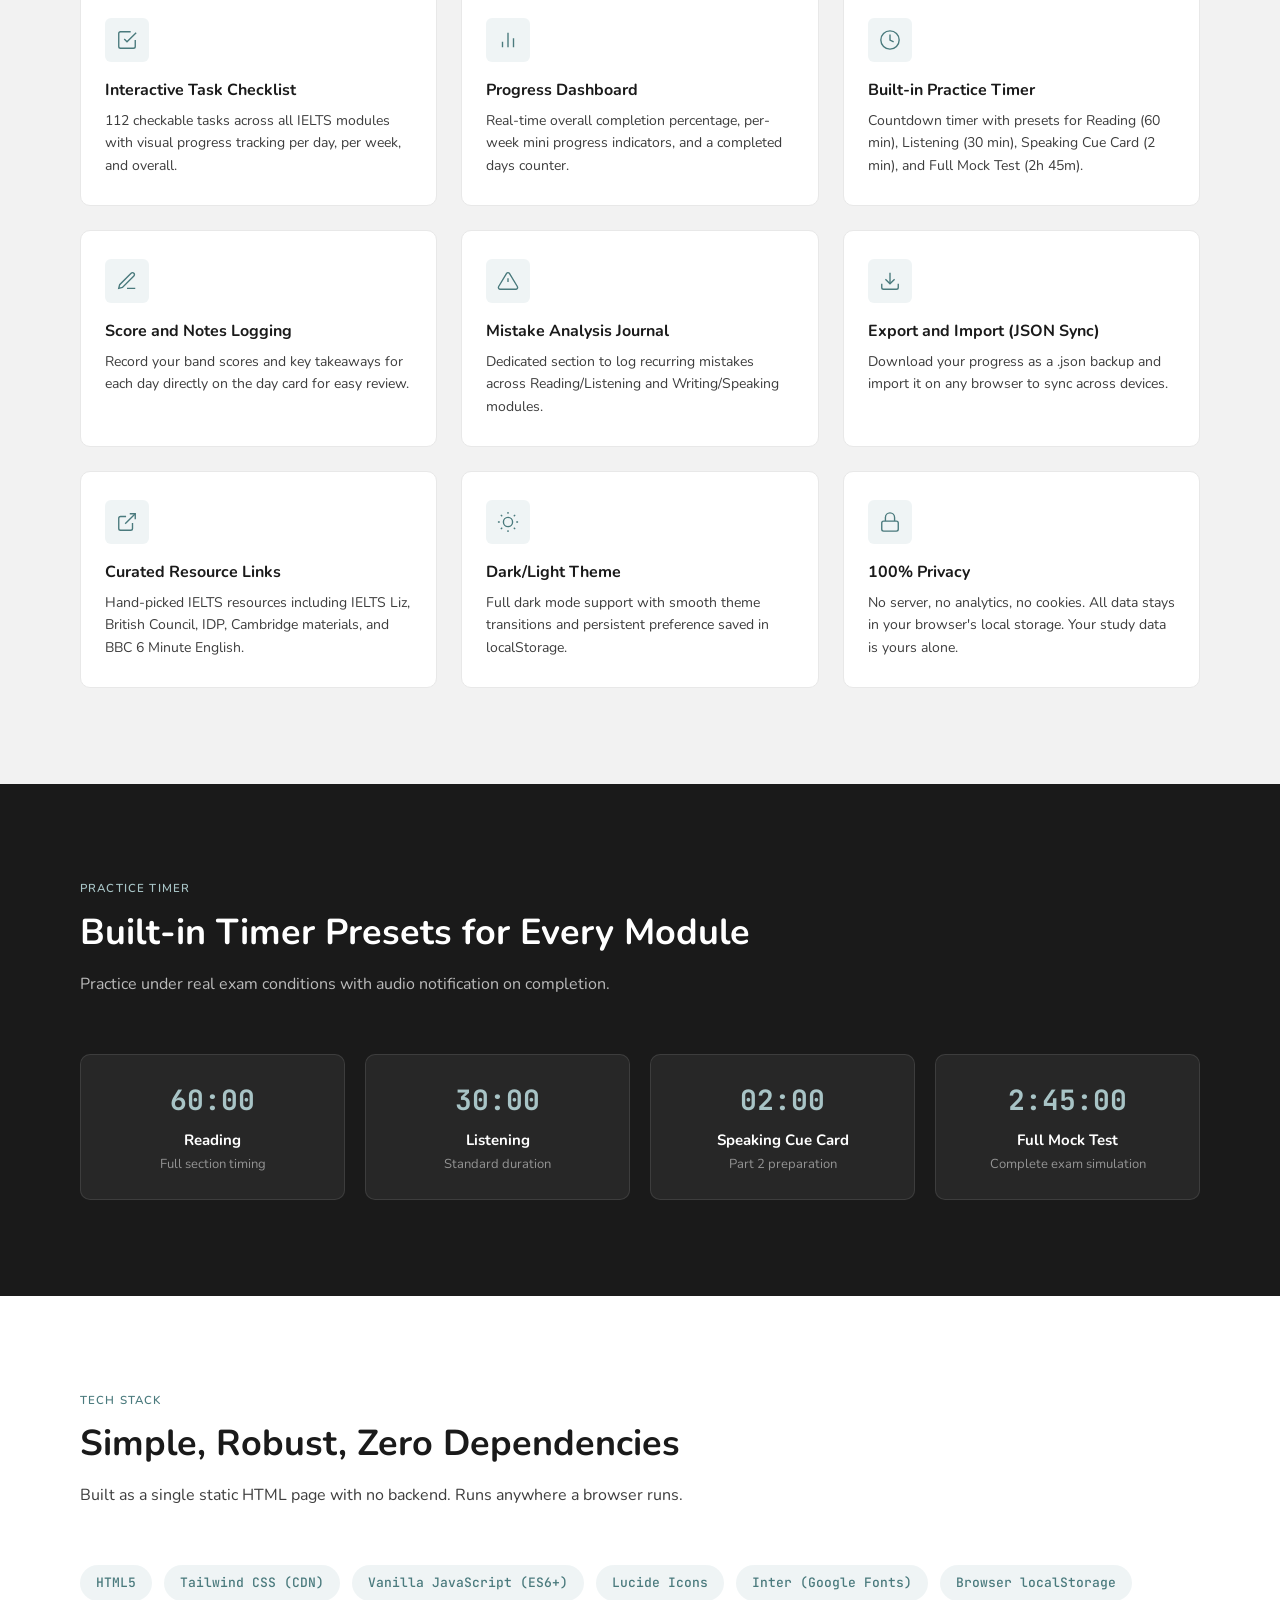
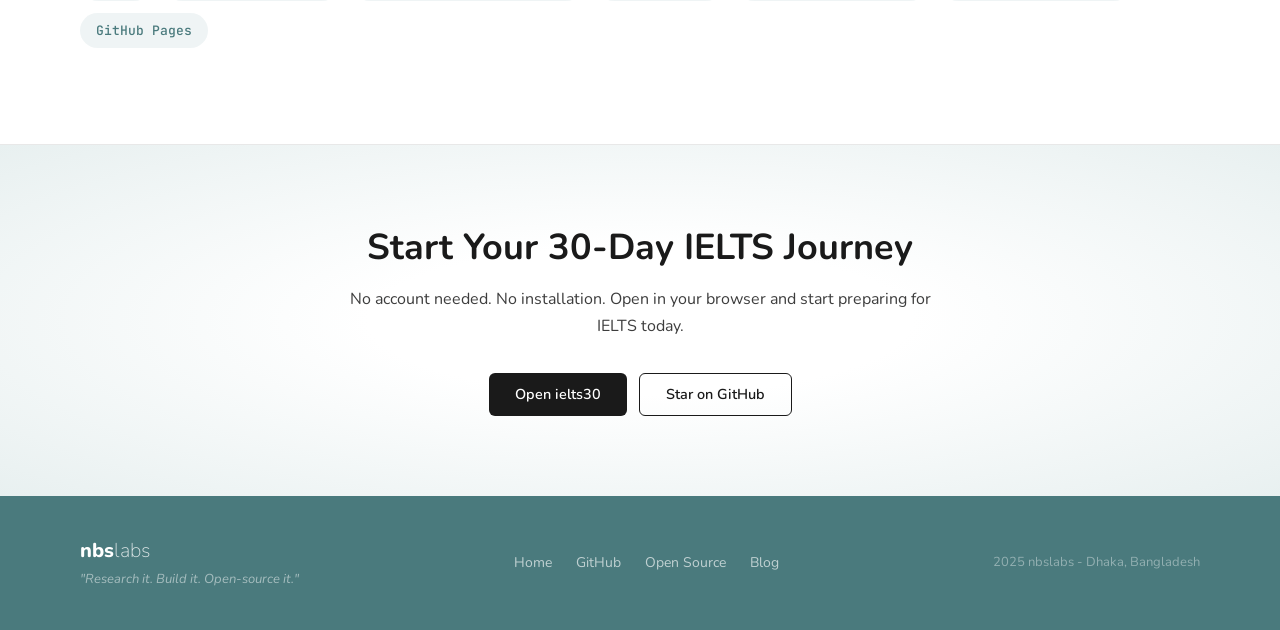
<file: projects/ielts30.html>
<!DOCTYPE html>
<html lang="en">
<head>
  <meta charset="UTF-8">
  <meta name="viewport" content="width=device-width, initial-scale=1.0">
  <title>ielts30 - 30-Day IELTS Study Planner | nbslabs</title>
  <meta name="description" content="A structured, interactive 30-day IELTS study planner with progress tracking, built-in practice timers, score logging, and mistake analysis. 100% privacy-first.">
  <meta name="keywords" content="ielts30, IELTS study planner, IELTS preparation, 30-day plan, study tracker, nbslabs, open source, privacy-first">
  <meta property="og:title" content="ielts30 - 30-Day IELTS Study Planner | nbslabs">
  <meta property="og:description" content="A structured, interactive 30-day IELTS study planner with progress tracking, practice timers, score logging, and mistake analysis. All data stays in your browser.">
  <meta property="og:url" content="https://nbslabs.dev/projects/ielts30">
  <meta property="og:type" content="website">

  <link rel="preconnect" href="https://fonts.googleapis.com">
  <link rel="preconnect" href="https://fonts.gstatic.com" crossorigin>
  <link href="https://fonts.googleapis.com/css2?family=Nunito:wght@200;300;400;500;600;700;800&family=JetBrains+Mono:wght@400;500&display=swap" rel="stylesheet">

  <style>
    :root {
      --color-primary:        #1A1A1A;
      --color-background:     #F2F2F2;
      --color-surface:        #FFFFFF;
      --color-accent:         #7EA6A8;
      --color-accent-dark:    #4A7A7D;
      --color-accent-light:   #A8C4C6;
      --color-secondary:      #8FA8B2;
      --color-text-primary:   #1A1A1A;
      --color-text-secondary: #3D3D3D;
      --color-text-muted:     #9E9E9E;
      --color-border:         #E8E8E8;
      --color-border-dark:    #CCCCCC;
      --font-sans:            'Nunito', sans-serif;
      --font-mono:            'JetBrains Mono', monospace;
      --shadow-sm:  0 1px 4px rgba(0,0,0,0.06);
      --shadow-md:  0 2px 12px rgba(0,0,0,0.08);
      --shadow-lg:  0 8px 32px rgba(0,0,0,0.10);
      --radius-sm:  6px;
      --radius-md:  10px;
      --radius-lg:  12px;
      --radius-full: 999px;
    }

    *, *::before, *::after { margin: 0; padding: 0; box-sizing: border-box; }
    html { scroll-behavior: smooth; font-size: 16px; }
    body {
      font-family: var(--font-sans); background: var(--color-background);
      color: var(--color-text-primary); line-height: 1.5; overflow-x: hidden;
    }
    a { text-decoration: none; color: inherit; }
    img { display: block; max-width: 100%; }
    ul { list-style: none; }

    /* Navigation */
    nav { position: fixed; top: 0; width: 100%; z-index: 100; background: rgba(242,242,242,0.92); backdrop-filter: blur(12px); -webkit-backdrop-filter: blur(12px); border-bottom: 1px solid var(--color-border); transition: box-shadow 0.3s; }
    nav.scrolled { box-shadow: var(--shadow-md); }
    .nav-inner { max-width: 1200px; margin: 0 auto; padding: 0 80px; height: 64px; display: flex; align-items: center; justify-content: space-between; }
    .logo { font-family: var(--font-sans); font-size: 1.5rem; letter-spacing: -0.01em; line-height: 1; }
    .logo .nbs { font-weight: 800; color: var(--color-primary); }
    .logo .labs { font-weight: 200; color: var(--color-primary); }
    .nav-links { display: flex; gap: 2rem; align-items: center; }
    .nav-links a { font-size: 0.9rem; font-weight: 500; color: var(--color-text-secondary); transition: color 0.2s; }
    .nav-links a:hover { color: var(--color-accent-dark); }
    .nav-cta { background: var(--color-primary); color: #fff !important; padding: 8px 20px; border-radius: var(--radius-sm); font-weight: 600; font-size: 0.875rem; transition: background 0.2s !important; }
    .nav-cta:hover { background: var(--color-text-secondary) !important; }
    .nav-hamburger { display: none; flex-direction: column; gap: 5px; cursor: pointer; padding: 4px; }
    .nav-hamburger span { display: block; width: 22px; height: 2px; background: var(--color-primary); border-radius: 2px; transition: all 0.3s; }

    /* Hero */
    .project-hero { position: relative; padding: 120px 80px 80px; background: radial-gradient(ellipse at center, #FFFFFF 40%, #EBEBEB 100%); overflow: hidden; }
    .project-hero-inner { max-width: 1200px; margin: 0 auto; display: grid; grid-template-columns: 1fr 1fr; gap: 64px; align-items: center; }
    .project-badge { display: inline-flex; align-items: center; gap: 8px; font-size: 0.72rem; font-weight: 600; letter-spacing: 0.1em; text-transform: uppercase; color: var(--color-accent-dark); background: rgba(126,166,168,0.12); padding: 5px 14px; border-radius: var(--radius-full); margin-bottom: 20px; }
    .project-hero h1 { font-size: clamp(2.25rem, 4vw, 3.25rem); font-weight: 700; line-height: 1.15; color: var(--color-primary); margin-bottom: 20px; }
    .project-hero h1 em { font-style: normal; color: var(--color-accent-dark); }
    .project-hero-desc { font-size: 1.0625rem; color: var(--color-text-secondary); line-height: 1.7; max-width: 520px; margin-bottom: 32px; }
    .hero-actions { display: flex; gap: 12px; flex-wrap: wrap; }
    .btn-primary { background: var(--color-primary); color: #fff; padding: 11px 26px; border-radius: var(--radius-sm); font-family: var(--font-sans); font-weight: 600; font-size: 0.9rem; border: none; cursor: pointer; transition: background 0.2s; display: inline-block; }
    .btn-primary:hover { background: var(--color-text-secondary); }
    .btn-outline { background: transparent; color: var(--color-primary); padding: 10px 26px; border-radius: var(--radius-sm); font-family: var(--font-sans); font-weight: 600; font-size: 0.9rem; border: 1.5px solid var(--color-primary); cursor: pointer; transition: background 0.2s; display: inline-block; }
    .btn-outline:hover { background: var(--color-border); }
    .hero-image { border-radius: var(--radius-lg); overflow: hidden; box-shadow: var(--shadow-lg); border: 1px solid var(--color-border); }
    .hero-image img { width: 100%; height: auto; display: block; }

    /* Section shell */
    section { padding: 96px 80px; }
    .section-inner { max-width: 1200px; margin: 0 auto; }
    .section-label { font-size: 0.72rem; font-weight: 600; letter-spacing: 0.1em; text-transform: uppercase; color: var(--color-accent-dark); margin-bottom: 12px; }
    .section-heading { font-size: clamp(1.75rem, 3vw, 2.25rem); font-weight: 700; color: var(--color-primary); margin-bottom: 16px; line-height: 1.25; }
    .section-subtext { font-size: 1rem; color: var(--color-text-secondary); max-width: 680px; line-height: 1.7; }
    .section-header { margin-bottom: 56px; }

    /* Overview */
    #overview { background: var(--color-surface); }
    .overview-grid { display: grid; grid-template-columns: 1fr 1fr; gap: 64px; align-items: start; }
    .overview-text { font-size: 1rem; color: var(--color-text-secondary); line-height: 1.8; }
    .overview-text p { margin-bottom: 16px; }
    .week-cards { display: grid; grid-template-columns: 1fr 1fr; gap: 16px; }
    .week-card {
      background: var(--color-background); border: 1px solid var(--color-border);
      border-radius: var(--radius-md); padding: 20px; transition: box-shadow 0.25s, transform 0.25s;
    }
    .week-card:hover { box-shadow: var(--shadow-md); transform: translateY(-2px); }
    .week-num { font-family: var(--font-mono); font-size: 0.72rem; font-weight: 500; color: var(--color-accent); letter-spacing: 0.08em; margin-bottom: 8px; display: block; }
    .week-card h4 { font-size: 0.9375rem; font-weight: 700; color: var(--color-primary); margin-bottom: 6px; }
    .week-card p { font-size: 0.8125rem; color: var(--color-text-muted); line-height: 1.5; }

    /* Features */
    #features { background: var(--color-background); }
    .features-grid { display: grid; grid-template-columns: repeat(3, 1fr); gap: 24px; }
    .feature-card {
      background: var(--color-surface); border: 1px solid var(--color-border);
      border-radius: var(--radius-md); padding: 28px 24px;
      transition: box-shadow 0.25s, transform 0.25s; position: relative; overflow: hidden;
    }
    .feature-card::after { content: ''; position: absolute; top: 0; left: 0; right: 0; height: 2px; background: var(--color-accent); transform: scaleX(0); transform-origin: left; transition: transform 0.3s; }
    .feature-card:hover::after { transform: scaleX(1); }
    .feature-card:hover { box-shadow: var(--shadow-md); transform: translateY(-3px); }
    .feature-icon { width: 44px; height: 44px; border-radius: var(--radius-sm); background: rgba(126,166,168,0.12); display: flex; align-items: center; justify-content: center; margin-bottom: 16px; }
    .feature-icon svg { width: 22px; height: 22px; stroke: var(--color-accent-dark); stroke-width: 1.5; fill: none; }
    .feature-card h3 { font-size: 1rem; font-weight: 700; margin-bottom: 8px; color: var(--color-primary); }
    .feature-card p { font-size: 0.875rem; color: var(--color-text-secondary); line-height: 1.6; }

    /* Timer presets highlight */
    #timer { background: var(--color-primary); }
    #timer .section-label { color: var(--color-accent-light); }
    #timer .section-heading { color: #fff; }
    #timer .section-subtext { color: rgba(255,255,255,0.7); }
    .timer-grid { display: grid; grid-template-columns: repeat(4, 1fr); gap: 20px; margin-top: 40px; }
    .timer-card {
      background: rgba(255,255,255,0.06); border: 1px solid rgba(255,255,255,0.1);
      border-radius: var(--radius-md); padding: 24px 20px; text-align: center;
      transition: background 0.25s;
    }
    .timer-card:hover { background: rgba(255,255,255,0.1); }
    .timer-value { font-family: var(--font-mono); font-size: 1.75rem; font-weight: 700; color: var(--color-accent-light); margin-bottom: 8px; }
    .timer-card h4 { font-size: 0.9375rem; font-weight: 700; color: #fff; margin-bottom: 4px; }
    .timer-card p { font-size: 0.8125rem; color: rgba(255,255,255,0.5); }

    /* Tech */
    #tech { background: var(--color-surface); }
    .tech-row { display: flex; flex-wrap: wrap; gap: 12px; margin-top: 32px; }
    .tech-pill {
      background: rgba(126,166,168,0.12); color: var(--color-accent-dark);
      font-family: var(--font-mono); font-size: 0.8125rem; font-weight: 500;
      padding: 8px 16px; border-radius: var(--radius-full);
    }

    /* CTA */
    .cta-section { background: radial-gradient(ellipse at center, #FFFFFF 30%, #E8F0F0 100%); border-top: 1px solid var(--color-border); text-align: center; padding: 80px; }
    .cta-section .section-inner { max-width: 600px; }
    .cta-section .section-heading { margin-bottom: 16px; }
    .cta-section .section-subtext { margin: 0 auto 32px; text-align: center; }
    .cta-actions { display: flex; gap: 12px; justify-content: center; flex-wrap: wrap; }

    /* Footer */
    footer { background: var(--color-accent-dark); padding: 40px 80px; color: rgba(255,255,255,0.8); }
    .footer-inner { max-width: 1200px; margin: 0 auto; display: flex; align-items: center; justify-content: space-between; gap: 32px; flex-wrap: wrap; }
    .footer-logo .nbs { font-size: 1.25rem; font-weight: 800; color: #fff; }
    .footer-logo .labs { font-size: 1.25rem; font-weight: 200; color: rgba(255,255,255,0.8); }
    .footer-tagline { font-size: 0.8125rem; color: rgba(255,255,255,0.5); margin-top: 4px; font-style: italic; }
    .footer-links { display: flex; gap: 24px; flex-wrap: wrap; }
    .footer-links a { font-size: 0.875rem; color: rgba(255,255,255,0.65); transition: color 0.2s; }
    .footer-links a:hover { color: #fff; }
    .footer-copy { font-size: 0.8125rem; color: rgba(255,255,255,0.4); }

    /* Reveal */
    .reveal { opacity: 0; transform: translateY(24px); transition: opacity 0.55s ease, transform 0.55s ease; }
    .reveal.visible { opacity: 1; transform: translateY(0); }

    /* Responsive */
    @media (max-width: 1024px) {
      section { padding: 72px 40px; }
      .project-hero { padding: 100px 40px 72px; }
      .nav-inner { padding: 0 40px; }
      footer { padding: 32px 40px; }
      .project-hero-inner { grid-template-columns: 1fr; gap: 40px; }
      .overview-grid { grid-template-columns: 1fr; gap: 40px; }
      .features-grid { grid-template-columns: repeat(2, 1fr); }
      .timer-grid { grid-template-columns: repeat(2, 1fr); }
    }
    @media (max-width: 768px) {
      section { padding: 56px 20px; }
      .project-hero { padding: 88px 20px 56px; }
      .nav-inner { padding: 0 20px; }
      footer { padding: 28px 20px; }
      .nav-links { display: none; }
      .nav-links.open { display: flex; flex-direction: column; position: absolute; top: 64px; left: 0; right: 0; background: rgba(242,242,242,0.97); backdrop-filter: blur(12px); -webkit-backdrop-filter: blur(12px); border-bottom: 1px solid var(--color-border); padding: 16px 20px; gap: 4px; }
      .nav-links.open a { padding: 10px 0; font-size: 1rem; border-bottom: 1px solid var(--color-border); }
      .nav-links.open a:last-child { border-bottom: none; }
      .nav-hamburger { display: flex; }
      .features-grid { grid-template-columns: 1fr; }
      .timer-grid { grid-template-columns: 1fr 1fr; }
      .week-cards { grid-template-columns: 1fr; }
      .cta-section { padding: 56px 20px; }
      .footer-inner { flex-direction: column; align-items: flex-start; gap: 20px; }
    }
  </style>
</head>
<body>

  <!-- Navigation -->
  <nav id="navbar" role="navigation" aria-label="Main navigation">
    <div class="nav-inner">
      <a href="/" class="logo"><span class="nbs">nbs</span><span class="labs">labs</span></a>
      <ul class="nav-links" id="navLinks">
        <li><a href="/#research">Research</a></li>
        <li><a href="/#oss">Open Source</a></li>
        <li><a href="/#values">Values</a></li>
        <li><a href="/blog/">Blog</a></li>
        <li><a href="/#contact" class="nav-cta">Get in Touch</a></li>
      </ul>
      <div class="nav-hamburger" id="hamburger" aria-label="Toggle menu" role="button" tabindex="0">
        <span></span><span></span><span></span>
      </div>
    </div>
  </nav>

  <!-- Hero -->
  <section class="project-hero">
    <div class="project-hero-inner">
      <div>
        <span class="project-badge">
          <svg width="14" height="14" viewBox="0 0 24 24" fill="none" stroke="currentColor" stroke-width="2" stroke-linecap="round" stroke-linejoin="round"><path d="M2 3h6a4 4 0 0 1 4 4v14a3 3 0 0 0-3-3H2z"/><path d="M22 3h-6a4 4 0 0 0-4 4v14a3 3 0 0 1 3-3h7z"/></svg>
          Education
        </span>
        <h1>ielts30 - <em>30-Day IELTS</em> Study Planner</h1>
        <p class="project-hero-desc">
          A structured, interactive 30-day IELTS study planner designed to help candidates achieve a strong band score
          with a focused 4-5 hours daily routine. Track tasks, log scores, analyze mistakes, and time your practice sessions,
          all within a single, privacy-first web page.
        </p>
        <div class="hero-actions">
          <a href="https://ielts30.nbslabs.dev" target="_blank" rel="noopener" class="btn-primary">Start Planning</a>
          <a href="https://github.com/nbslabs/ielts30" target="_blank" rel="noopener" class="btn-outline">View on GitHub</a>
        </div>
      </div>
      <div class="hero-image">
        <img src="assets/ielts30-hero.jpg" alt="ielts30 - IELTS study planner dashboard showing calendar, progress tracking, practice timer, and daily task checklists" loading="eager">
      </div>
    </div>
  </section>

  <!-- Overview -->
  <section id="overview">
    <div class="section-inner">
      <div class="section-header">
        <p class="section-label">Overview</p>
        <h2 class="section-heading">A Complete 4-Week IELTS Curriculum</h2>
      </div>
      <div class="overview-grid">
        <div class="overview-text">
          <p>
            Preparing for the IELTS exam can feel overwhelming without a clear roadmap. This planner breaks the
            entire preparation into a structured 4-week, 28-day curriculum built around the official Cambridge
            IELTS books (Cambridge 16-19).
          </p>
          <p>
            Each day includes specific tasks across all four modules - Listening, Reading, Writing, and Speaking -
            progressing from pattern recognition in Week 1 to full mock tests by Week 4.
          </p>
          <p>
            The planner is built as a single static HTML page with zero backend dependencies. All progress is saved
            locally in your browser via localStorage, and you can export/import your data as JSON files to sync
            across devices or create backups.
          </p>
        </div>
        <div class="week-cards">
          <div class="week-card reveal">
            <span class="week-num">WEEK 1</span>
            <h4>Pattern Recognition</h4>
            <p>Learn question types and develop core strategies across all four IELTS modules.</p>
          </div>
          <div class="week-card reveal">
            <span class="week-num">WEEK 2</span>
            <h4>Skill Building</h4>
            <p>Practice timed exercises and build confidence with increasing difficulty levels.</p>
          </div>
          <div class="week-card reveal">
            <span class="week-num">WEEK 3</span>
            <h4>Intensive Practice</h4>
            <p>Full-section practice tests with strict timing and detailed score logging.</p>
          </div>
          <div class="week-card reveal">
            <span class="week-num">WEEK 4</span>
            <h4>Mock Tests</h4>
            <p>Complete mock exams under real conditions with comprehensive review.</p>
          </div>
        </div>
      </div>
    </div>
  </section>

  <!-- Features -->
  <section id="features">
    <div class="section-inner">
      <div class="section-header">
        <p class="section-label">Features</p>
        <h2 class="section-heading">Everything You Need in One Page</h2>
        <p class="section-subtext">From progress tracking to mistake analysis, ielts30 packs a complete study companion into a single, offline-capable web page.</p>
      </div>
      <div class="features-grid">
        <div class="feature-card reveal">
          <div class="feature-icon">
            <svg viewBox="0 0 24 24"><polyline points="9 11 12 14 22 4"/><path d="M21 12v7a2 2 0 0 1-2 2H5a2 2 0 0 1-2-2V5a2 2 0 0 1 2-2h11"/></svg>
          </div>
          <h3>Interactive Task Checklist</h3>
          <p>112 checkable tasks across all IELTS modules with visual progress tracking per day, per week, and overall.</p>
        </div>
        <div class="feature-card reveal">
          <div class="feature-icon">
            <svg viewBox="0 0 24 24"><line x1="18" y1="20" x2="18" y2="10"/><line x1="12" y1="20" x2="12" y2="4"/><line x1="6" y1="20" x2="6" y2="14"/></svg>
          </div>
          <h3>Progress Dashboard</h3>
          <p>Real-time overall completion percentage, per-week mini progress indicators, and a completed days counter.</p>
        </div>
        <div class="feature-card reveal">
          <div class="feature-icon">
            <svg viewBox="0 0 24 24"><circle cx="12" cy="12" r="10"/><polyline points="12 6 12 12 16 14"/></svg>
          </div>
          <h3>Built-in Practice Timer</h3>
          <p>Countdown timer with presets for Reading (60 min), Listening (30 min), Speaking Cue Card (2 min), and Full Mock Test (2h 45m).</p>
        </div>
        <div class="feature-card reveal">
          <div class="feature-icon">
            <svg viewBox="0 0 24 24"><path d="M12 20h9"/><path d="M16.5 3.5a2.121 2.121 0 0 1 3 3L7 19l-4 1 1-4L16.5 3.5z"/></svg>
          </div>
          <h3>Score and Notes Logging</h3>
          <p>Record your band scores and key takeaways for each day directly on the day card for easy review.</p>
        </div>
        <div class="feature-card reveal">
          <div class="feature-icon">
            <svg viewBox="0 0 24 24"><path d="M10.29 3.86L1.82 18a2 2 0 0 0 1.71 3h16.94a2 2 0 0 0 1.71-3L13.71 3.86a2 2 0 0 0-3.42 0z"/><line x1="12" y1="9" x2="12" y2="13"/><line x1="12" y1="17" x2="12.01" y2="17"/></svg>
          </div>
          <h3>Mistake Analysis Journal</h3>
          <p>Dedicated section to log recurring mistakes across Reading/Listening and Writing/Speaking modules.</p>
        </div>
        <div class="feature-card reveal">
          <div class="feature-icon">
            <svg viewBox="0 0 24 24"><path d="M21 15v4a2 2 0 0 1-2 2H5a2 2 0 0 1-2-2v-4"/><polyline points="7 10 12 15 17 10"/><line x1="12" y1="15" x2="12" y2="3"/></svg>
          </div>
          <h3>Export and Import (JSON Sync)</h3>
          <p>Download your progress as a .json backup and import it on any browser to sync across devices.</p>
        </div>
        <div class="feature-card reveal">
          <div class="feature-icon">
            <svg viewBox="0 0 24 24"><path d="M18 13v6a2 2 0 0 1-2 2H5a2 2 0 0 1-2-2V8a2 2 0 0 1 2-2h6"/><polyline points="15 3 21 3 21 9"/><line x1="10" y1="14" x2="21" y2="3"/></svg>
          </div>
          <h3>Curated Resource Links</h3>
          <p>Hand-picked IELTS resources including IELTS Liz, British Council, IDP, Cambridge materials, and BBC 6 Minute English.</p>
        </div>
        <div class="feature-card reveal">
          <div class="feature-icon">
            <svg viewBox="0 0 24 24"><circle cx="12" cy="12" r="5"/><line x1="12" y1="1" x2="12" y2="3"/><line x1="12" y1="21" x2="12" y2="23"/><line x1="4.22" y1="4.22" x2="5.64" y2="5.64"/><line x1="18.36" y1="18.36" x2="19.78" y2="19.78"/><line x1="1" y1="12" x2="3" y2="12"/><line x1="21" y1="12" x2="23" y2="12"/><line x1="4.22" y1="19.78" x2="5.64" y2="18.36"/><line x1="18.36" y1="5.64" x2="19.78" y2="4.22"/></svg>
          </div>
          <h3>Dark/Light Theme</h3>
          <p>Full dark mode support with smooth theme transitions and persistent preference saved in localStorage.</p>
        </div>
        <div class="feature-card reveal">
          <div class="feature-icon">
            <svg viewBox="0 0 24 24"><rect x="3" y="11" width="18" height="11" rx="2" ry="2"/><path d="M7 11V7a5 5 0 0 1 10 0v4"/></svg>
          </div>
          <h3>100% Privacy</h3>
          <p>No server, no analytics, no cookies. All data stays in your browser's local storage. Your study data is yours alone.</p>
        </div>
      </div>
    </div>
  </section>

  <!-- Timer Presets -->
  <section id="timer">
    <div class="section-inner">
      <div class="section-header">
        <p class="section-label">Practice Timer</p>
        <h2 class="section-heading">Built-in Timer Presets for Every Module</h2>
        <p class="section-subtext">Practice under real exam conditions with audio notification on completion.</p>
      </div>
      <div class="timer-grid">
        <div class="timer-card reveal">
          <div class="timer-value">60:00</div>
          <h4>Reading</h4>
          <p>Full section timing</p>
        </div>
        <div class="timer-card reveal">
          <div class="timer-value">30:00</div>
          <h4>Listening</h4>
          <p>Standard duration</p>
        </div>
        <div class="timer-card reveal">
          <div class="timer-value">02:00</div>
          <h4>Speaking Cue Card</h4>
          <p>Part 2 preparation</p>
        </div>
        <div class="timer-card reveal">
          <div class="timer-value">2:45:00</div>
          <h4>Full Mock Test</h4>
          <p>Complete exam simulation</p>
        </div>
      </div>
    </div>
  </section>

  <!-- Tech Stack -->
  <section id="tech">
    <div class="section-inner">
      <div class="section-header">
        <p class="section-label">Tech Stack</p>
        <h2 class="section-heading">Simple, Robust, Zero Dependencies</h2>
        <p class="section-subtext">Built as a single static HTML page with no backend. Runs anywhere a browser runs.</p>
      </div>
      <div class="tech-row">
        <span class="tech-pill">HTML5</span>
        <span class="tech-pill">Tailwind CSS (CDN)</span>
        <span class="tech-pill">Vanilla JavaScript (ES6+)</span>
        <span class="tech-pill">Lucide Icons</span>
        <span class="tech-pill">Inter (Google Fonts)</span>
        <span class="tech-pill">Browser localStorage</span>
        <span class="tech-pill">GitHub Pages</span>
      </div>
    </div>
  </section>

  <!-- CTA -->
  <section class="cta-section">
    <div class="section-inner">
      <h2 class="section-heading">Start Your 30-Day IELTS Journey</h2>
      <p class="section-subtext">No account needed. No installation. Open in your browser and start preparing for IELTS today.</p>
      <div class="cta-actions">
        <a href="https://ielts30.nbslabs.dev" target="_blank" rel="noopener" class="btn-primary">Open ielts30</a>
        <a href="https://github.com/nbslabs/ielts30" target="_blank" rel="noopener" class="btn-outline">Star on GitHub</a>
      </div>
    </div>
  </section>

  <!-- Footer -->
  <footer>
    <div class="footer-inner">
      <div>
        <div class="footer-logo"><span class="nbs">nbs</span><span class="labs">labs</span></div>
        <div class="footer-tagline">"Research it. Build it. Open-source it."</div>
      </div>
      <div class="footer-links">
        <a href="/">Home</a>
        <a href="https://github.com/nbslabs" target="_blank" rel="noopener">GitHub</a>
        <a href="/#oss">Open Source</a>
        <a href="/blog/">Blog</a>
      </div>
      <div class="footer-copy">2025 nbslabs - Dhaka, Bangladesh</div>
    </div>
  </footer>

  <script>
    const navbar = document.getElementById('navbar');
    window.addEventListener('scroll', () => navbar.classList.toggle('scrolled', window.scrollY > 20));
    const hamburger = document.getElementById('hamburger');
    const navLinks = document.getElementById('navLinks');
    hamburger.addEventListener('click', () => navLinks.classList.toggle('open'));
    hamburger.addEventListener('keydown', e => { if (e.key === 'Enter' || e.key === ' ') navLinks.classList.toggle('open'); });
    navLinks.querySelectorAll('a').forEach(a => a.addEventListener('click', () => navLinks.classList.remove('open')));
    const revealEls = document.querySelectorAll('.reveal');
    const observer = new IntersectionObserver(entries => {
      entries.forEach(e => { if (e.isIntersecting) { e.target.classList.add('visible'); observer.unobserve(e.target); } });
    }, { threshold: 0.1, rootMargin: '0px 0px -48px 0px' });
    revealEls.forEach(el => observer.observe(el));
  </script>
</body>
</html>
</file>
<file: blog/css/blog.css>
/* ═══════════════════════════════════════════════════════════════
   blog.css — nbslabs Blog System Styles
   All styles scoped to .blog-* to avoid host site conflicts.
   ═══════════════════════════════════════════════════════════════ */

/* ── Fonts ──────────────────────────────────────────────────── */
@import url('https://fonts.googleapis.com/css2?family=Fraunces:opsz,wght@9..144,400;9..144,600;9..144,700&family=Literata:opsz,wght@7..72,400;7..72,500;7..72,600;7..72,700&family=Source+Sans+3:wght@300;400;500;600;700&family=IBM+Plex+Mono:wght@400;500&family=Nunito:wght@200;300;400;500;600;700;800&display=swap');

/* ── Theme Variables (defaults = Light) ─────────────────────── */
:root {
  --blog-bg: #ffffff;
  --blog-text: #1a1a1a;
  --blog-muted: #6b7280;
  --blog-border: #e5e7eb;
  --blog-accent: #2563eb;

  --blog-font-size: 18px;
  --blog-font-family: 'Literata', Georgia, serif;
  --blog-line-height: 1.75;
  --blog-letter-spacing: 0em;
  --blog-paragraph-spacing: 1.25em;
  --blog-content-width: 68vw;
  --blog-heading-font: 'Fraunces', serif;
}

/* ── Reset (scoped) ─────────────────────────────────────────── */
.blog-page {
  margin: 0;
  padding: 0;
  font-family: 'Nunito', sans-serif;
  background: var(--blog-bg);
  color: var(--blog-text);
  line-height: 1.5;
  -webkit-font-smoothing: antialiased;
  -moz-osx-font-smoothing: grayscale;
  min-height: 100vh;
  transition: background-color 0.3s ease, color 0.3s ease;
}

.blog-page *,
.blog-page *::before,
.blog-page *::after {
  box-sizing: border-box;
}

.blog-page a { text-decoration: none; color: inherit; }
.blog-page img { display: block; max-width: 100%; }
.blog-page ul, .blog-page ol { list-style: none; margin: 0; padding: 0; }

/* ── Top Navigation Bar (matches main site) ─────────────────── */
#navbar {
  position: fixed;
  top: 0;
  width: 100%;
  z-index: 100;
  background: rgba(242,242,242,0.92);
  backdrop-filter: blur(12px);
  border-bottom: 1px solid var(--blog-border);
  transition: box-shadow 0.3s;
}
#navbar.scrolled { box-shadow: 0 2px 12px rgba(0,0,0,0.08); }

.nav-inner {
  max-width: 1200px;
  margin: 0 auto;
  padding: 0 80px;
  height: 64px;
  display: flex;
  align-items: center;
  justify-content: space-between;
}

.logo {
  font-family: 'Nunito', sans-serif;
  font-size: 1.5rem;
  letter-spacing: -0.01em;
  line-height: 1;
}
.logo .nbs  { font-weight: 800; color: #1A1A1A; }
.logo .labs { font-weight: 200; color: #1A1A1A; }

.nav-links {
  display: flex;
  gap: 2rem;
  list-style: none;
  margin: 0;
  padding: 0;
}
.nav-links a {
  font-size: 0.9rem;
  font-weight: 500;
  color: #3D3D3D;
  transition: color 0.2s;
}
.nav-links a:hover { color: #4A7A7D; }

.nav-cta {
  background: #1A1A1A;
  color: #fff !important;
  padding: 8px 20px;
  border-radius: 6px;
  font-weight: 600;
  font-size: 0.875rem;
  transition: background 0.2s !important;
}
.nav-cta:hover { background: #3D3D3D !important; color: #fff; }

.nav-hamburger {
  display: none;
  flex-direction: column;
  gap: 5px;
  cursor: pointer;
  padding: 4px;
}
.nav-hamburger span {
  display: block;
  width: 22px;
  height: 2px;
  background: #1A1A1A;
  border-radius: 2px;
  transition: all 0.3s;
}

/* ── Hero (Listing Page) ────────────────────────────────────── */
.blog-hero {
  padding: 120px 80px 48px;
  text-align: center;
  background: var(--blog-bg);
  border-bottom: 1px solid var(--blog-border);
}

.blog-hero-inner {
  max-width: 640px;
  margin: 0 auto;
}

.blog-hero h1 {
  font-family: var(--blog-heading-font);
  font-size: 2.5rem;
  font-weight: 700;
  letter-spacing: -0.02em;
  line-height: 1.2;
  color: var(--blog-text);
  margin: 0 0 12px;
}

.blog-hero p {
  font-size: 1.0625rem;
  color: var(--blog-muted);
  margin: 0;
  line-height: 1.6;
}

/* ── Filter Bar ─────────────────────────────────────────────── */
.blog-filter-bar {
  position: sticky;
  top: 64px;
  z-index: 90;
  background: var(--blog-bg);
  border-bottom: 1px solid var(--blog-border);
  padding: 16px 80px;
  transition: background-color 0.3s;
}

.blog-filter-inner {
  max-width: 1200px;
  margin: 0 auto;
  display: flex;
  gap: 12px;
  align-items: center;
  flex-wrap: wrap;
}

.blog-search-input {
  flex: 1;
  min-width: 200px;
  padding: 10px 16px;
  font-family: 'Nunito', sans-serif;
  font-size: 0.9rem;
  border: 1px solid var(--blog-border);
  border-radius: 6px;
  background: var(--blog-bg);
  color: var(--blog-text);
  outline: none;
  transition: border-color 0.2s, box-shadow 0.2s;
}
.blog-search-input:focus {
  border-color: var(--blog-accent);
  box-shadow: 0 0 0 3px rgba(37, 99, 235, 0.12);
}
.blog-search-input::placeholder {
  color: var(--blog-muted);
  opacity: 0.7;
}

.blog-category-select {
  padding: 10px 16px;
  font-family: 'Nunito', sans-serif;
  font-size: 0.9rem;
  border: 1px solid var(--blog-border);
  border-radius: 6px;
  background: var(--blog-bg);
  color: var(--blog-text);
  outline: none;
  cursor: pointer;
  transition: border-color 0.2s;
  min-width: 160px;
}
.blog-category-select:focus {
  border-color: var(--blog-accent);
}

.blog-tag-chips {
  display: flex;
  gap: 8px;
  flex-wrap: wrap;
}

.blog-tag-chip {
  padding: 6px 14px;
  font-family: 'Nunito', sans-serif;
  font-size: 0.78rem;
  font-weight: 600;
  border: 1px solid var(--blog-border);
  border-radius: 999px;
  background: transparent;
  color: var(--blog-muted);
  cursor: pointer;
  transition: all 0.2s;
}
.blog-tag-chip:hover {
  border-color: var(--blog-accent);
  color: var(--blog-accent);
}
.blog-tag-chip.active {
  background: var(--blog-accent);
  color: #fff;
  border-color: var(--blog-accent);
}

.blog-clear-filters {
  padding: 8px 16px;
  font-family: 'Nunito', sans-serif;
  font-size: 0.8rem;
  font-weight: 600;
  border: none;
  background: transparent;
  color: var(--blog-muted);
  cursor: pointer;
  transition: color 0.2s;
}
.blog-clear-filters:hover {
  color: var(--blog-accent);
}

/* ── Post Card Grid ─────────────────────────────────────────── */
.blog-grid-container {
  max-width: 1200px;
  margin: 0 auto;
  padding: 48px 80px 80px;
}

.blog-card-grid {
  display: grid;
  grid-template-columns: repeat(2, 1fr);
  gap: 32px;
}

.blog-card {
  background: var(--blog-bg);
  border: 1px solid var(--blog-border);
  border-radius: 10px;
  overflow: hidden;
  cursor: pointer;
  transition: transform 0.25s ease, box-shadow 0.25s ease;
}
.blog-card:hover {
  transform: translateY(-4px);
  box-shadow: 0 8px 32px rgba(0,0,0,0.10);
}

.blog-card-cover {
  width: 100%;
  aspect-ratio: 16 / 9;
  object-fit: cover;
  display: block;
}

.blog-card-body {
  padding: 24px;
}

.blog-card-category {
  display: inline-block;
  font-size: 0.68rem;
  font-weight: 700;
  letter-spacing: 0.06em;
  text-transform: uppercase;
  background: var(--blog-accent);
  color: #fff;
  padding: 3px 10px;
  border-radius: 4px;
  margin-bottom: 12px;
}

.blog-card-title {
  font-family: var(--blog-heading-font);
  font-size: 1.25rem;
  font-weight: 700;
  color: var(--blog-text);
  margin: 0 0 8px;
  line-height: 1.3;
}

.blog-card-desc {
  font-size: 0.9rem;
  color: var(--blog-muted);
  line-height: 1.5;
  margin: 0 0 16px;
  display: -webkit-box;
  -webkit-line-clamp: 2;
  -webkit-box-orient: vertical;
  overflow: hidden;
}

.blog-card-meta {
  display: flex;
  align-items: center;
  gap: 8px;
  font-size: 0.8rem;
  color: var(--blog-muted);
  flex-wrap: wrap;
}
.blog-card-meta-sep {
  width: 3px;
  height: 3px;
  border-radius: 50%;
  background: var(--blog-muted);
  opacity: 0.5;
}

.blog-card-tags {
  display: flex;
  gap: 6px;
  flex-wrap: wrap;
  margin-top: 12px;
}
.blog-card-tag {
  font-size: 0.72rem;
  padding: 3px 10px;
  border: 1px solid var(--blog-border);
  border-radius: 999px;
  color: var(--blog-muted);
}

/* ── Empty State ────────────────────────────────────────────── */
.blog-empty-state {
  text-align: center;
  padding: 80px 20px;
  color: var(--blog-muted);
}
.blog-empty-state-icon {
  font-size: 3rem;
  margin-bottom: 16px;
  opacity: 0.5;
}
.blog-empty-state h3 {
  font-size: 1.25rem;
  font-weight: 600;
  color: var(--blog-text);
  margin: 0 0 8px;
}
.blog-empty-state p {
  font-size: 0.9rem;
  margin: 0;
}

/* ═══════════════════════════════════════════════════════════════
   POST PAGE — Reader Layout
   ═══════════════════════════════════════════════════════════════ */

/* ── Post Top Bar ───────────────────────────────────────────── */
.blog-post-topbar {
  display: flex;
  align-items: center;
  justify-content: space-between;
  padding: 12px 80px;
  position: fixed;
  top: 64px;
  left: 0;
  right: 0;
  z-index: 80;
  background: var(--blog-bg);
  border-bottom: 1px solid var(--blog-border);
  transition: background-color 0.3s;
}

.blog-back-link {
  font-size: 0.875rem;
  font-weight: 600;
  color: var(--blog-accent);
  transition: opacity 0.2s;
}
.blog-back-link:hover {
  opacity: 0.75;
}

.blog-prefs-trigger {
  display: flex;
  align-items: center;
  gap: 6px;
  padding: 8px 16px;
  font-family: 'Nunito', sans-serif;
  font-size: 0.8rem;
  font-weight: 600;
  border: 1px solid var(--blog-border);
  border-radius: 6px;
  background: transparent;
  color: var(--blog-muted);
  cursor: pointer;
  transition: all 0.2s;
}
.blog-prefs-trigger:hover {
  border-color: var(--blog-accent);
  color: var(--blog-accent);
}

/* ── Post Layout (flex — TOC + content) ─────────────────────── */
.blog-post-layout {
  max-width: 1400px;
  margin: 0 auto;
  padding: 140px 40px 80px;
  display: flex;
  justify-content: center;
  gap: 48px;
}

.blog-post-right-col {
  display: none;
}

/* ── Table of Contents (Sidebar) ────────────────────────────── */
.blog-toc {
  flex-shrink: 0;
  width: 220px;
  position: sticky;
  top: 160px;
  align-self: flex-start;
  max-height: calc(100vh - 200px);
  overflow-y: auto;
}

.blog-toc-title {
  font-size: 0.72rem;
  font-weight: 700;
  letter-spacing: 0.08em;
  text-transform: uppercase;
  color: var(--blog-muted);
  margin: 0 0 16px;
  padding-bottom: 12px;
  border-bottom: 1px solid var(--blog-border);
}

.blog-toc-list {
  display: flex;
  flex-direction: column;
}
.blog-toc-list a {
  font-size: 0.8rem;
  color: var(--blog-muted);
  padding: 6px 0 6px 0;
  border-left: 2px solid transparent;
  padding-left: 12px;
  transition: all 0.2s;
  line-height: 1.4;
}
.blog-toc-list a:hover {
  color: var(--blog-accent);
}
.blog-toc-list a.active {
  color: var(--blog-accent);
  border-left-color: var(--blog-accent);
  font-weight: 600;
}
.blog-toc-list a.blog-toc-h3 {
  padding-left: 28px;
  font-size: 0.75rem;
}

/* ── Floating TOC Button (mobile) ───────────────────────────── */
.blog-toc-float-btn {
  display: none;
  position: fixed;
  bottom: 24px;
  left: 24px;
  z-index: 70;
  width: 48px;
  height: 48px;
  border-radius: 50%;
  border: 1px solid var(--blog-border);
  background: var(--blog-bg);
  color: var(--blog-text);
  font-size: 1.2rem;
  cursor: pointer;
  box-shadow: 0 4px 16px rgba(0,0,0,0.12);
  transition: all 0.2s;
  align-items: center;
  justify-content: center;
}
.blog-toc-float-btn:hover {
  box-shadow: 0 6px 24px rgba(0,0,0,0.16);
}

.blog-toc-mobile-panel {
  display: none;
  position: fixed;
  bottom: 80px;
  left: 24px;
  z-index: 70;
  width: 280px;
  max-height: 60vh;
  overflow-y: auto;
  background: var(--blog-bg);
  border: 1px solid var(--blog-border);
  border-radius: 10px;
  box-shadow: 0 8px 32px rgba(0,0,0,0.15);
  padding: 20px;
}
.blog-toc-mobile-panel.visible {
  display: block;
}

/* ── Post Header (center column) ────────────────────────────── */
.blog-post-center {
  max-width: var(--blog-content-width);
  width: 100%;
  margin: 0 auto;
  min-width: 0;
}

.blog-post-cover {
  width: 100%;
  border-radius: 10px;
  aspect-ratio: 16 / 9;
  object-fit: cover;
  margin-bottom: 32px;
}

.blog-post-tags-top {
  display: flex;
  gap: 8px;
  flex-wrap: wrap;
  margin-bottom: 16px;
}
.blog-post-tag-top {
  font-size: 0.78rem;
  font-weight: 600;
  color: var(--blog-accent);
}
.blog-post-tag-sep {
  color: var(--blog-muted);
  opacity: 0.5;
}

.blog-post-title {
  font-family: var(--blog-heading-font);
  font-size: 2.4em;
  font-weight: 700;
  letter-spacing: -0.02em;
  line-height: 1.2;
  color: var(--blog-text);
  margin: 0 0 16px;
}

.blog-post-byline {
  font-size: 0.9rem;
  color: var(--blog-muted);
  margin-bottom: 32px;
  display: flex;
  align-items: center;
  gap: 8px;
  flex-wrap: wrap;
}
.blog-post-byline-sep {
  width: 3px;
  height: 3px;
  border-radius: 50%;
  background: var(--blog-muted);
  opacity: 0.5;
}

.blog-post-divider {
  border: none;
  border-top: 2px solid var(--blog-border);
  margin: 0 0 40px;
}

/* ── Post Body Typography ───────────────────────────────────── */
.blog-post-body {
  font-family: var(--blog-font-family);
  font-size: var(--blog-font-size);
  line-height: var(--blog-line-height);
  letter-spacing: var(--blog-letter-spacing);
  color: var(--blog-text);
  transition: font-family 0.2s, font-size 0.2s, line-height 0.2s, letter-spacing 0.2s;
}

.blog-post-body p {
  margin-bottom: var(--blog-paragraph-spacing);
  max-width: 75ch;
}

.blog-post-body h1 {
  font-family: var(--blog-heading-font);
  font-size: 2.4em;
  font-weight: 700;
  letter-spacing: -0.02em;
  line-height: 1.2;
  margin-top: 2em;
  margin-bottom: 0.6em;
  color: var(--blog-text);
}

.blog-post-body h2 {
  font-family: var(--blog-heading-font);
  font-size: 1.6em;
  font-weight: 600;
  margin-top: 2.5em;
  margin-bottom: 0.6em;
  line-height: 1.3;
  color: var(--blog-text);
  scroll-margin-top: 180px;
}

.blog-post-body h3 {
  font-family: var(--blog-heading-font);
  font-size: 1.2em;
  font-weight: 600;
  margin-top: 2em;
  margin-bottom: 0.5em;
  line-height: 1.35;
  color: var(--blog-text);
  scroll-margin-top: 180px;
}

.blog-post-body h4 {
  font-family: var(--blog-heading-font);
  font-size: 1.05em;
  font-weight: 600;
  margin-top: 1.5em;
  margin-bottom: 0.4em;
  color: var(--blog-text);
}

.blog-post-body blockquote {
  border-left: 4px solid var(--blog-accent);
  padding-left: 1.25em;
  margin: 1.5em 0;
  font-style: italic;
  color: var(--blog-muted);
}
.blog-post-body blockquote p {
  margin-bottom: 0.5em;
}

/* Inline code only (not inside pre blocks) */
.blog-post-body :not(pre) > code {
  font-family: 'IBM Plex Mono', 'JetBrains Mono', monospace;
  font-size: 0.88em;
  background: var(--blog-border);
  color: var(--blog-text);
  padding: 0.15em 0.4em;
  border-radius: 3px;
}

/* Fenced code blocks — dark background for highlight.js github-dark theme */
.blog-post-body pre {
  background: #0d1117;
  color: #e6edf3;
  padding: 1.25em;
  overflow-x: auto;
  border-radius: 8px;
  margin: 1.5em 0;
  font-size: 0.88em;
  line-height: 1.6;
}
.blog-post-body pre code {
  font-family: 'IBM Plex Mono', 'JetBrains Mono', monospace;
  background: none;
  color: inherit;
  padding: 0;
  border-radius: 0;
  font-size: inherit;
}

.blog-post-body img {
  max-width: 100%;
  border-radius: 6px;
  margin: 1.5em auto;
  display: block;
}

.blog-post-body figure.blog-inline-figure {
  margin: 2em 0;
  text-align: center;
}
.blog-post-body figure.blog-inline-figure img {
  margin: 0 auto;
}
.blog-post-body figure.blog-inline-figure figcaption {
  font-size: 0.85em;
  color: var(--blog-muted);
  text-align: center;
  font-style: italic;
  margin-top: 0.5em;
}

.blog-post-body a {
  color: var(--blog-accent);
  text-decoration: none;
  transition: text-decoration 0.2s;
}
.blog-post-body a:hover {
  text-decoration: underline;
}

.blog-post-body hr {
  border: none;
  border-top: 2px solid var(--blog-border);
  margin: 2.5em 0;
}

.blog-post-body ul,
.blog-post-body ol {
  padding-left: 1.5em;
  margin-bottom: var(--blog-paragraph-spacing);
}
.blog-post-body ul { list-style: disc; }
.blog-post-body ol { list-style: decimal; }
.blog-post-body li {
  margin-bottom: 0.4em;
  line-height: var(--blog-line-height);
}

.blog-post-body table {
  width: 100%;
  border-collapse: collapse;
  margin: 1.5em 0;
  font-size: 0.9em;
}
.blog-post-body th,
.blog-post-body td {
  padding: 10px 14px;
  border: 1px solid var(--blog-border);
  text-align: left;
}
.blog-post-body th {
  background: var(--blog-border);
  font-weight: 600;
}

/* ── Post Footer ────────────────────────────────────────────── */
.blog-post-footer-divider {
  margin: 48px 0 32px;
}

.blog-post-footer-tags {
  display: flex;
  gap: 8px;
  flex-wrap: wrap;
  align-items: center;
  margin-bottom: 48px;
}
.blog-post-footer-tags-label {
  font-size: 0.85rem;
  font-weight: 600;
  color: var(--blog-muted);
  margin-right: 4px;
}
.blog-post-footer-tag {
  font-size: 0.78rem;
  padding: 4px 12px;
  border: 1px solid var(--blog-border);
  border-radius: 999px;
  color: var(--blog-muted);
  transition: all 0.2s;
}
.blog-post-footer-tag:hover {
  border-color: var(--blog-accent);
  color: var(--blog-accent);
}

.blog-post-nav {
  display: flex;
  justify-content: space-between;
  gap: 24px;
  margin-bottom: 48px;
}

.blog-post-nav-link {
  flex: 1;
  padding: 20px;
  border: 1px solid var(--blog-border);
  border-radius: 8px;
  transition: all 0.2s;
  display: flex;
  flex-direction: column;
  gap: 6px;
}
.blog-post-nav-link:hover {
  border-color: var(--blog-accent);
  box-shadow: 0 2px 12px rgba(0,0,0,0.06);
}

.blog-post-nav-label {
  font-size: 0.72rem;
  font-weight: 700;
  letter-spacing: 0.06em;
  text-transform: uppercase;
  color: var(--blog-muted);
}
.blog-post-nav-title {
  font-size: 0.9rem;
  font-weight: 600;
  color: var(--blog-text);
}

.blog-post-nav-link.next {
  text-align: right;
}

/* ═══════════════════════════════════════════════════════════════
   READER PREFERENCES PANEL
   ═══════════════════════════════════════════════════════════════ */

.blog-prefs-backdrop {
  position: fixed;
  inset: 0;
  background: rgba(0,0,0,0.3);
  z-index: 200;
  opacity: 0;
  pointer-events: none;
  transition: opacity 0.3s ease;
}
.blog-prefs-backdrop.visible {
  opacity: 1;
  pointer-events: auto;
}

.blog-prefs-panel {
  position: fixed;
  top: 0;
  right: -420px;
  bottom: 0;
  width: 400px;
  max-width: 90vw;
  z-index: 210;
  background: var(--blog-bg);
  border-left: 1px solid var(--blog-border);
  overflow-y: auto;
  padding: 32px;
  transition: right 0.35s cubic-bezier(0.16, 1, 0.3, 1), background-color 0.3s;
}
.blog-prefs-panel.visible {
  right: 0;
}

.blog-prefs-header {
  display: flex;
  align-items: center;
  justify-content: space-between;
  margin-bottom: 32px;
}
.blog-prefs-header h2 {
  font-size: 1.1rem;
  font-weight: 700;
  color: var(--blog-text);
  margin: 0;
}
.blog-prefs-close {
  width: 36px;
  height: 36px;
  border: 1px solid var(--blog-border);
  border-radius: 6px;
  background: transparent;
  color: var(--blog-text);
  font-size: 1.1rem;
  cursor: pointer;
  display: flex;
  align-items: center;
  justify-content: center;
  transition: all 0.2s;
}
.blog-prefs-close:hover {
  border-color: var(--blog-accent);
  color: var(--blog-accent);
}

.blog-prefs-group {
  margin-bottom: 28px;
}
.blog-prefs-label {
  font-size: 0.78rem;
  font-weight: 700;
  letter-spacing: 0.04em;
  text-transform: uppercase;
  color: var(--blog-muted);
  margin-bottom: 12px;
  display: block;
}

/* Theme buttons */
.blog-prefs-themes {
  display: grid;
  grid-template-columns: repeat(4, 1fr);
  gap: 8px;
}
.blog-prefs-theme-btn {
  padding: 10px 0;
  font-family: 'Nunito', sans-serif;
  font-size: 0.78rem;
  font-weight: 600;
  border: 1px solid var(--blog-border);
  border-radius: 6px;
  background: transparent;
  color: var(--blog-text);
  cursor: pointer;
  transition: all 0.2s;
  text-align: center;
}
.blog-prefs-theme-btn:hover {
  border-color: var(--blog-accent);
}
.blog-prefs-theme-btn.active {
  background: var(--blog-accent);
  color: #fff;
  border-color: var(--blog-accent);
}

/* Custom color pickers */
.blog-prefs-custom-colors {
  display: none;
  gap: 16px;
  margin-top: 12px;
}
.blog-prefs-custom-colors.visible {
  display: flex;
}
.blog-prefs-color-field {
  display: flex;
  align-items: center;
  gap: 8px;
  flex: 1;
}
.blog-prefs-color-field label {
  font-size: 0.8rem;
  color: var(--blog-muted);
  white-space: nowrap;
}
.blog-prefs-color-field input[type="color"] {
  width: 36px;
  height: 28px;
  border: 1px solid var(--blog-border);
  border-radius: 4px;
  padding: 0;
  cursor: pointer;
  background: none;
}

/* Slider controls */
.blog-prefs-slider-row {
  display: flex;
  align-items: center;
  gap: 12px;
}
.blog-prefs-slider-row input[type="range"] {
  flex: 1;
  -webkit-appearance: none;
  appearance: none;
  height: 4px;
  background: var(--blog-border);
  border-radius: 4px;
  outline: none;
}
.blog-prefs-slider-row input[type="range"]::-webkit-slider-thumb {
  -webkit-appearance: none;
  width: 16px;
  height: 16px;
  border-radius: 50%;
  background: var(--blog-accent);
  cursor: pointer;
  border: 2px solid var(--blog-bg);
  box-shadow: 0 0 0 1px var(--blog-accent);
}
.blog-prefs-slider-row input[type="range"]::-moz-range-thumb {
  width: 16px;
  height: 16px;
  border-radius: 50%;
  background: var(--blog-accent);
  cursor: pointer;
  border: 2px solid var(--blog-bg);
  box-shadow: 0 0 0 1px var(--blog-accent);
}
.blog-prefs-slider-readout {
  font-family: 'IBM Plex Mono', monospace;
  font-size: 0.78rem;
  color: var(--blog-muted);
  min-width: 48px;
  text-align: right;
}

/* Alignment buttons */
.blog-prefs-align-btns {
  display: grid;
  grid-template-columns: repeat(4, 1fr);
  gap: 8px;
}
.blog-prefs-align-btn {
  padding: 8px 0;
  font-family: 'Nunito', sans-serif;
  font-size: 0.8rem;
  font-weight: 600;
  border: 1px solid var(--blog-border);
  border-radius: 6px;
  background: transparent;
  color: var(--blog-text);
  cursor: pointer;
  transition: all 0.2s;
}
.blog-prefs-align-btn:hover {
  border-color: var(--blog-accent);
}
.blog-prefs-align-btn.active {
  background: var(--blog-accent);
  color: #fff;
  border-color: var(--blog-accent);
}

/* Font family select */
.blog-prefs-font-select {
  width: 100%;
  padding: 10px 16px;
  font-family: 'Nunito', sans-serif;
  font-size: 0.9rem;
  border: 1px solid var(--blog-border);
  border-radius: 6px;
  background: var(--blog-bg);
  color: var(--blog-text);
  outline: none;
  cursor: pointer;
}
.blog-prefs-font-select:focus {
  border-color: var(--blog-accent);
}

/* Toggle switch */
.blog-prefs-toggle-row {
  display: flex;
  align-items: center;
  justify-content: space-between;
}
.blog-prefs-toggle {
  position: relative;
  width: 44px;
  height: 24px;
  background: var(--blog-border);
  border-radius: 12px;
  cursor: pointer;
  transition: background 0.2s;
  border: none;
  padding: 0;
}
.blog-prefs-toggle.active {
  background: var(--blog-accent);
}
.blog-prefs-toggle::after {
  content: '';
  position: absolute;
  top: 2px;
  left: 2px;
  width: 20px;
  height: 20px;
  border-radius: 50%;
  background: #fff;
  transition: transform 0.2s;
  box-shadow: 0 1px 3px rgba(0,0,0,0.15);
}
.blog-prefs-toggle.active::after {
  transform: translateX(20px);
}

/* Reset button */
.blog-prefs-reset {
  width: 100%;
  padding: 12px;
  font-family: 'Nunito', sans-serif;
  font-size: 0.85rem;
  font-weight: 600;
  border: 1px solid var(--blog-border);
  border-radius: 6px;
  background: transparent;
  color: var(--blog-muted);
  cursor: pointer;
  transition: all 0.2s;
  margin-top: 16px;
}
.blog-prefs-reset:hover {
  border-color: var(--blog-accent);
  color: var(--blog-accent);
}

/* ═══════════════════════════════════════════════════════════════
   SKELETON LOADERS
   ═══════════════════════════════════════════════════════════════ */

@keyframes blog-shimmer {
  0% { background-position: -200% 0; }
  100% { background-position: 200% 0; }
}

.blog-skeleton {
  background: linear-gradient(
    90deg,
    var(--blog-border) 25%,
    rgba(255,255,255,0.4) 50%,
    var(--blog-border) 75%
  );
  background-size: 200% 100%;
  animation: blog-shimmer 1.5s infinite;
  border-radius: 6px;
}

/* Listing skeleton cards */
.blog-skeleton-card {
  border: 1px solid var(--blog-border);
  border-radius: 10px;
  overflow: hidden;
}
.blog-skeleton-cover {
  aspect-ratio: 16 / 9;
}
.blog-skeleton-card-body {
  padding: 24px;
}
.blog-skeleton-badge {
  width: 80px;
  height: 20px;
  margin-bottom: 12px;
}
.blog-skeleton-title {
  width: 80%;
  height: 22px;
  margin-bottom: 10px;
}
.blog-skeleton-desc {
  width: 100%;
  height: 16px;
  margin-bottom: 6px;
}
.blog-skeleton-desc-short {
  width: 60%;
  height: 16px;
  margin-bottom: 16px;
}
.blog-skeleton-meta {
  width: 50%;
  height: 14px;
}

/* Post page skeleton */
.blog-skeleton-post-cover {
  width: 100%;
  aspect-ratio: 16 / 9;
  border-radius: 10px;
  margin-bottom: 32px;
}
.blog-skeleton-post-tag {
  width: 120px;
  height: 18px;
  margin-bottom: 16px;
}
.blog-skeleton-post-title {
  width: 90%;
  height: 36px;
  margin-bottom: 16px;
}
.blog-skeleton-post-byline {
  width: 40%;
  height: 16px;
  margin-bottom: 32px;
}
.blog-skeleton-post-line {
  width: 100%;
  height: 16px;
  margin-bottom: 10px;
}
.blog-skeleton-post-line-short {
  width: 70%;
  height: 16px;
  margin-bottom: 10px;
}

/* ── Error State ────────────────────────────────────────────── */
.blog-error-state {
  text-align: center;
  padding: 120px 20px;
  color: var(--blog-muted);
}
.blog-error-state-icon {
  font-size: 3rem;
  margin-bottom: 16px;
}
.blog-error-state h2 {
  font-size: 1.5rem;
  font-weight: 700;
  color: var(--blog-text);
  margin: 0 0 12px;
}
.blog-error-state p {
  font-size: 0.95rem;
  margin: 0 0 24px;
  max-width: 400px;
  margin-left: auto;
  margin-right: auto;
}
.blog-error-state a,
.blog-error-state button {
  display: inline-block;
  padding: 10px 24px;
  font-family: 'Nunito', sans-serif;
  font-size: 0.875rem;
  font-weight: 600;
  border-radius: 6px;
  cursor: pointer;
  transition: all 0.2s;
}
.blog-error-link {
  background: var(--blog-accent);
  color: #fff !important;
  border: none;
}
.blog-error-link:hover {
  opacity: 0.85;
}
.blog-error-retry {
  background: transparent;
  color: var(--blog-accent);
  border: 1px solid var(--blog-accent);
  margin-left: 12px;
}
.blog-error-retry:hover {
  background: var(--blog-accent);
  color: #fff;
}

/* ── Focus Rings (a11y) ─────────────────────────────────────── */
.blog-page button:focus-visible,
.blog-page a:focus-visible,
.blog-page input:focus-visible,
.blog-page select:focus-visible {
  outline: 2px solid var(--blog-accent);
  outline-offset: 2px;
}

/* ═══════════════════════════════════════════════════════════════
   RESPONSIVE
   ═══════════════════════════════════════════════════════════════ */

@media (max-width: 1200px) {
  .nav-inner {
    padding: 0 40px;
  }
  .blog-post-layout {
    padding: 140px 40px 60px;
  }
  .blog-toc {
    display: none;
  }
  .blog-toc-float-btn {
    display: flex;
  }
  .blog-post-center {
    max-width: 100%;
  }
}

@media (max-width: 768px) {
  .blog-hero {
    padding: 100px 20px 32px;
  }
  .blog-hero h1 {
    font-size: 1.8rem;
  }
  .blog-filter-bar {
    padding: 12px 20px;
  }
  .blog-filter-inner {
    flex-direction: column;
  }
  .blog-search-input {
    width: 100%;
  }
  .blog-category-select {
    width: 100%;
  }
  .blog-grid-container {
    padding: 32px 20px 60px;
  }
  .blog-card-grid {
    grid-template-columns: 1fr;
  }
  .nav-inner {
    padding: 0 20px;
  }
  .nav-links { display: none; }
  .nav-links.open {
    display: flex;
    flex-direction: column;
    position: absolute;
    top: 64px; left: 0; right: 0;
    background: rgba(242,242,242,0.97);
    backdrop-filter: blur(12px);
    border-bottom: 1px solid #E8E8E8;
    padding: 16px 20px;
    gap: 4px;
  }
  .nav-links.open a {
    padding: 10px 0;
    font-size: 1rem;
    border-bottom: 1px solid #E8E8E8;
  }
  .nav-links.open a:last-child { border-bottom: none; }
  .nav-hamburger { display: flex; }
  .blog-post-topbar {
    padding: 12px 20px;
  }
  .blog-post-layout {
    padding: 130px 20px 48px;
  }
  .blog-post-center {
    --blog-content-width: 95vw !important;
  }
  .blog-post-title {
    font-size: 1.8em;
  }
  .blog-post-nav {
    flex-direction: column;
  }
  .blog-prefs-panel {
    width: 100%;
    max-width: 100vw;
  }
}

@media (max-width: 480px) {
  .blog-hero h1 {
    font-size: 1.5rem;
  }
  .blog-post-title {
    font-size: 1.5em;
  }
  .blog-tag-chips {
    display: none;
  }
}
</file>
